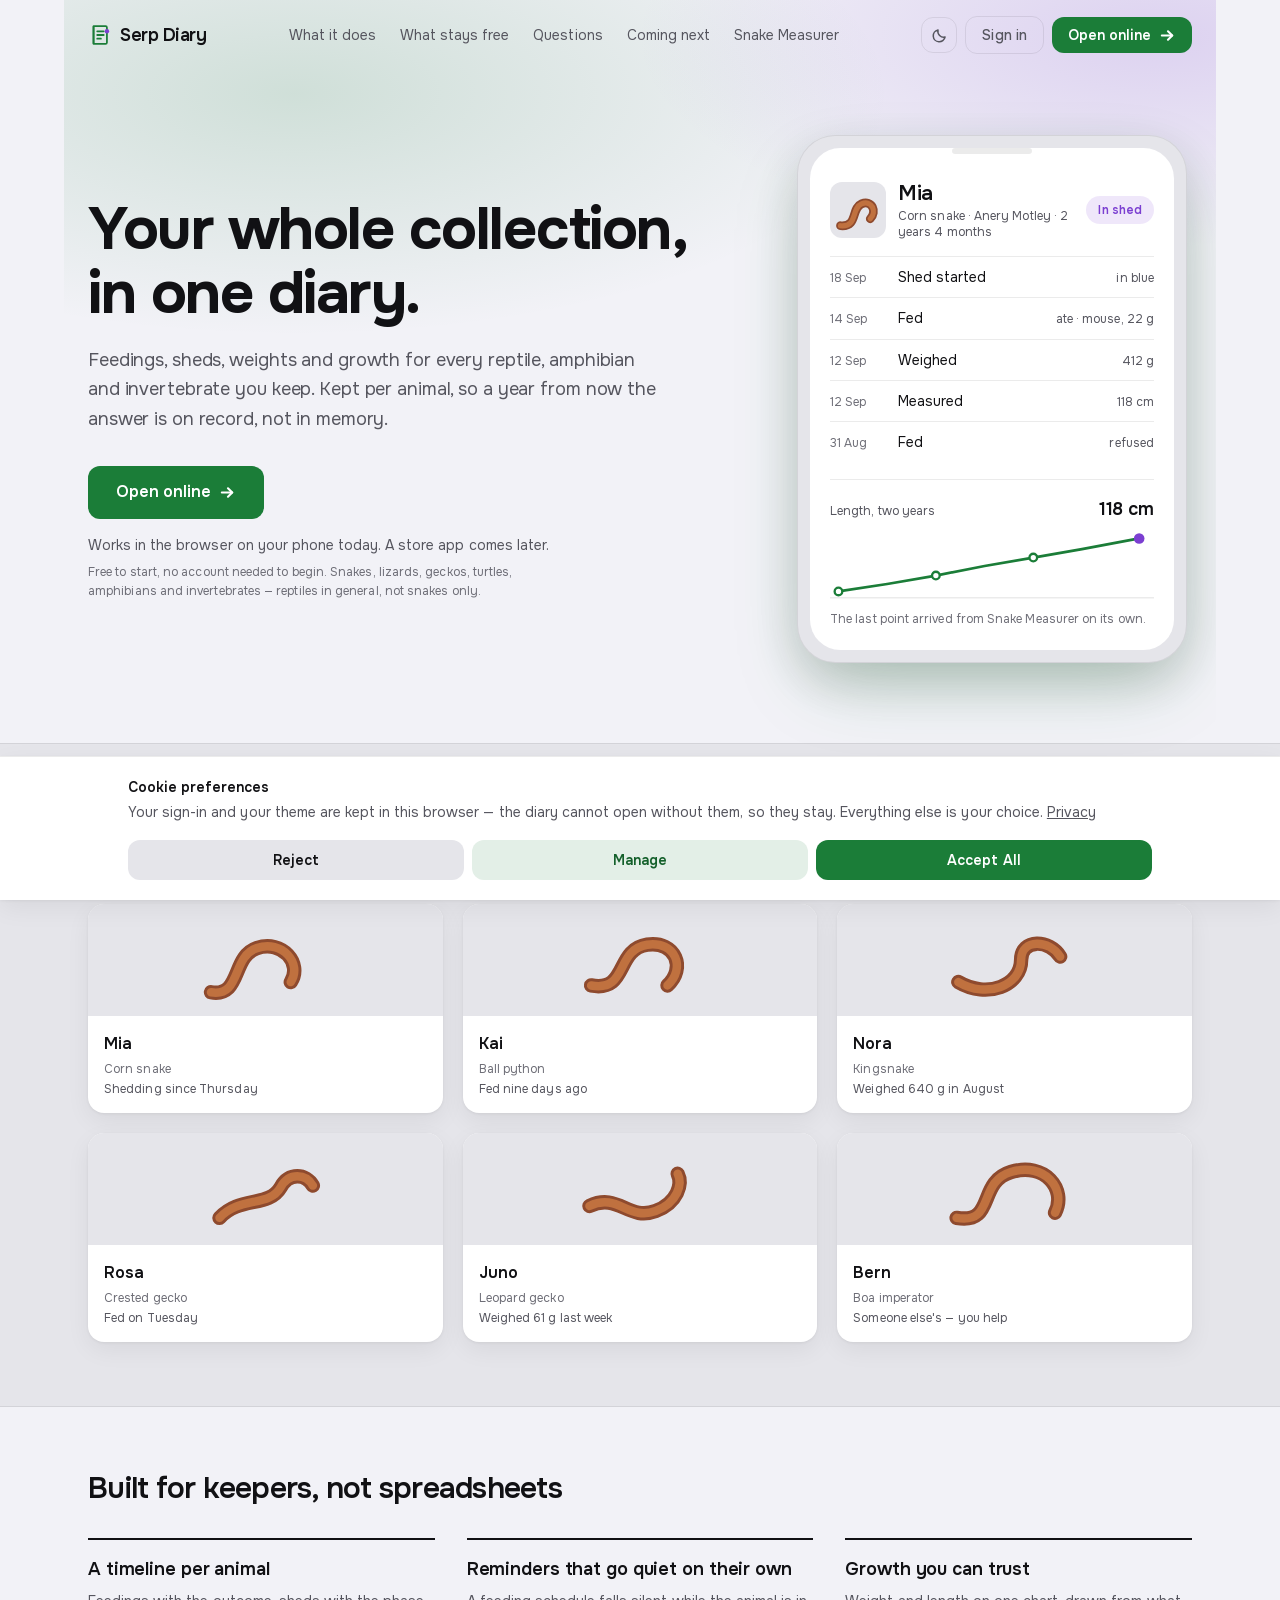
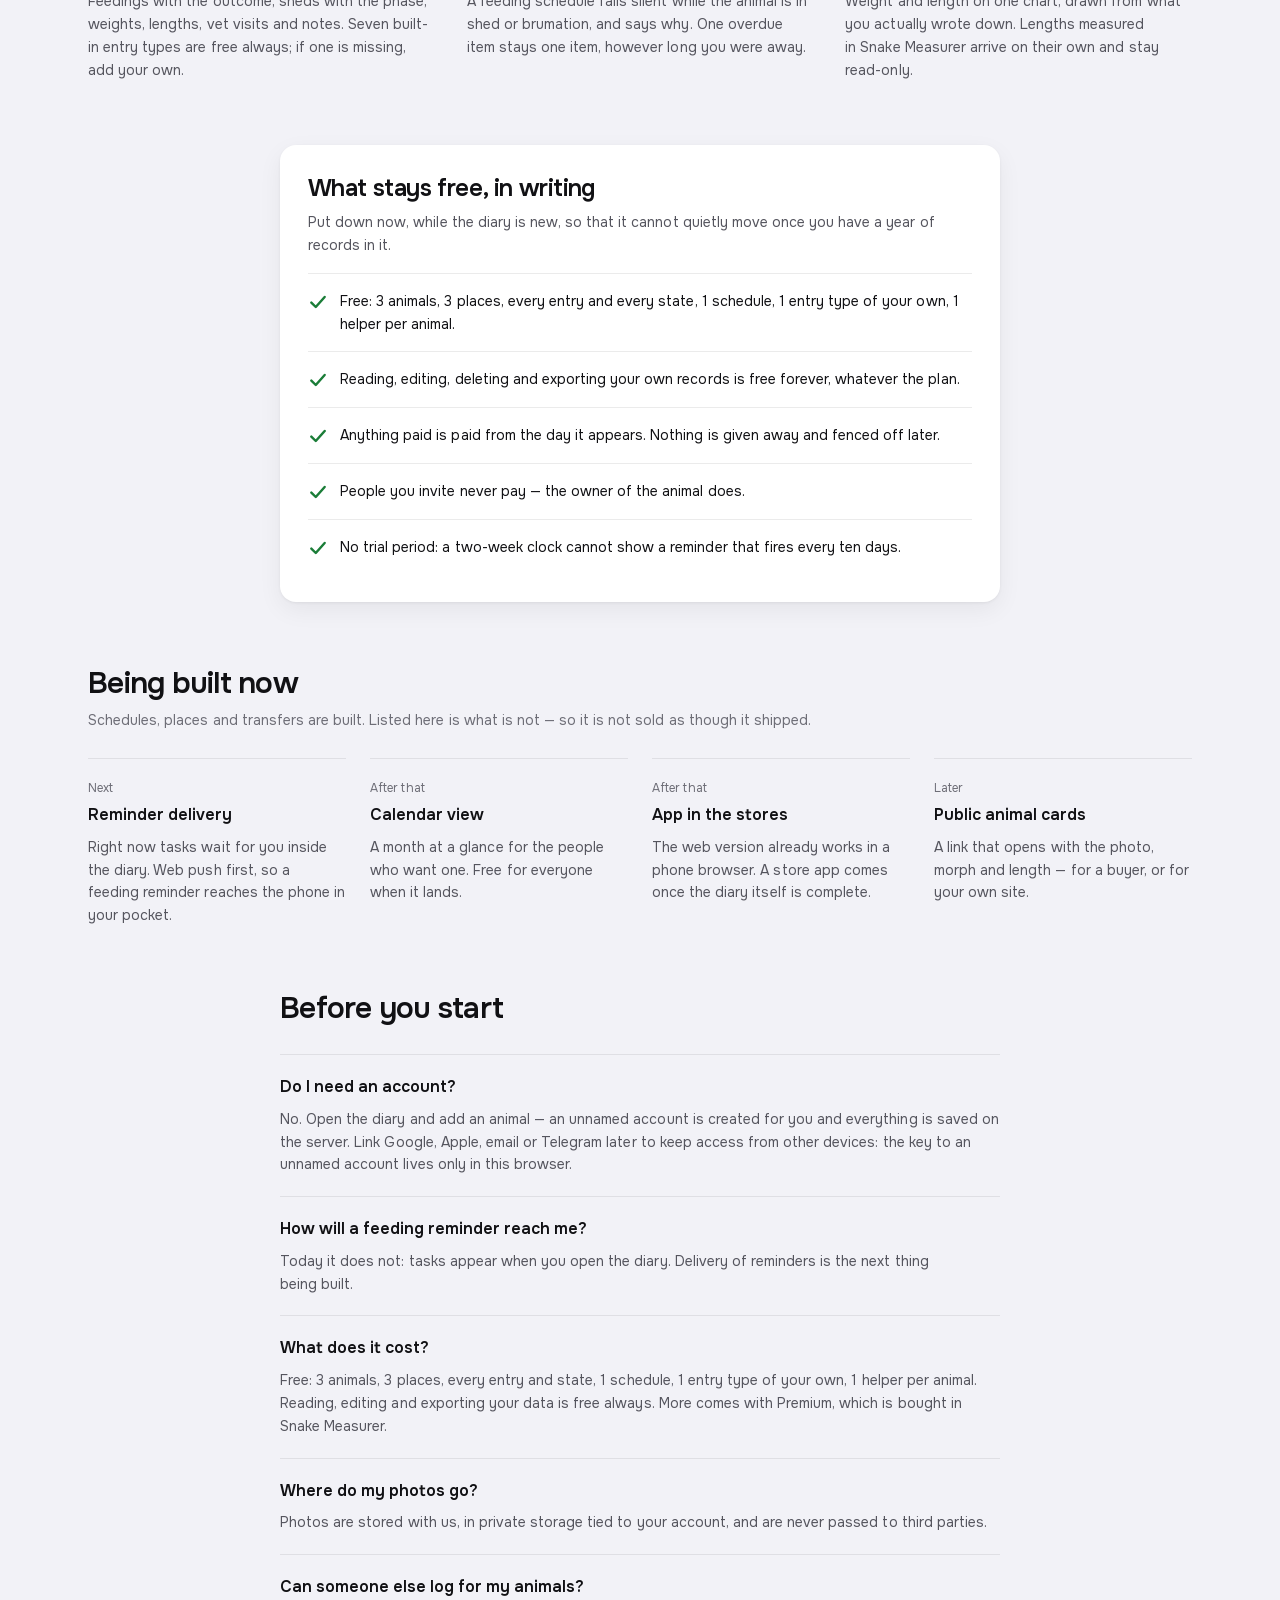
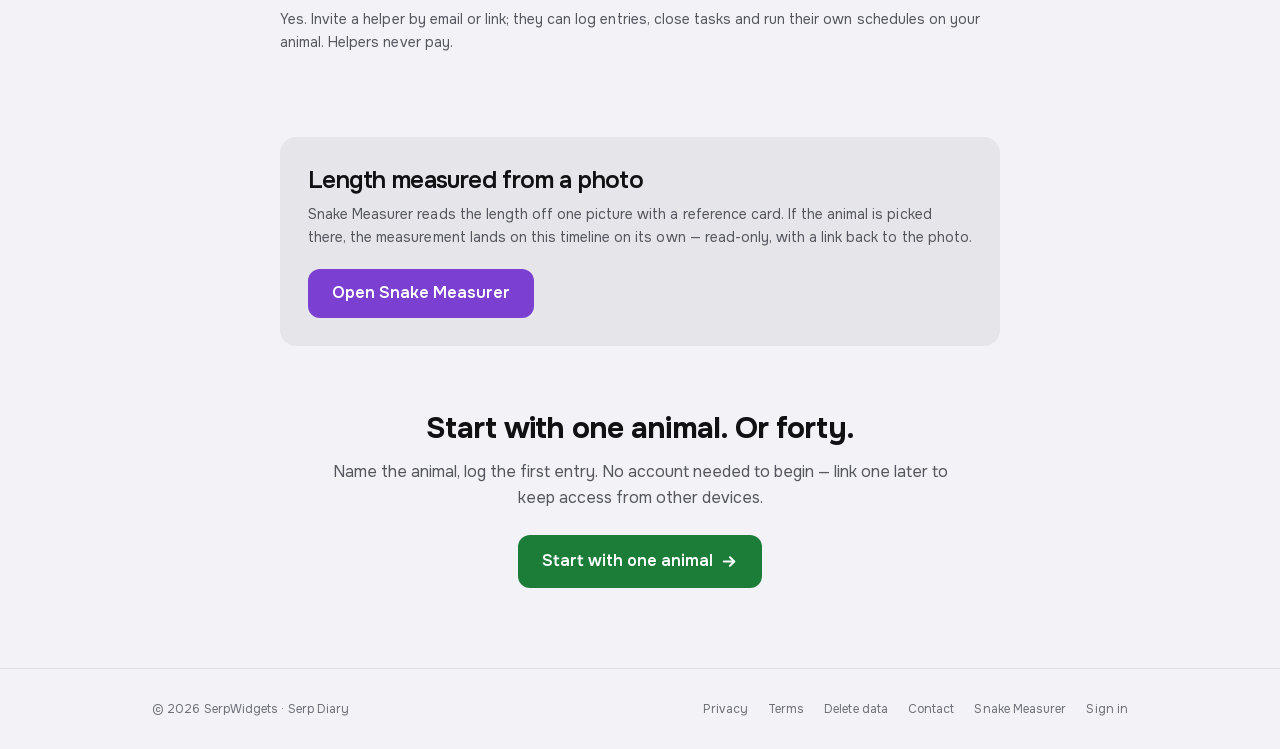
<file: index.html>
<!DOCTYPE html><html lang="en" class="onest_e27fa48b-module__pI2lYq__variable geist_mono_8d43a2aa-module__8Li5zG__variable h-full antialiased"><head><meta charSet="utf-8"/><meta name="viewport" content="width=device-width, initial-scale=1, viewport-fit=cover"/><link rel="preload" href="/_next/static/media/797e433ab948586e-s.p.0r6juujl39pe6.woff2" as="font" crossorigin="" type="font/woff2"/><link rel="preload" href="/_next/static/media/8800dfc60902df36-s.p.2sla2yow9-9p_.woff2" as="font" crossorigin="" type="font/woff2"/><link rel="stylesheet" href="/_next/static/chunks/29qk5d-umcxk2.css" data-precedence="next"/><link rel="preload" as="script" fetchPriority="low" href="/_next/static/chunks/0e3g6twhbi6ws.js"/><script src="/_next/static/chunks/27jktro2p5rq9.js" async=""></script><script src="/_next/static/chunks/3rxl-jt3pdxgx.js" async=""></script><script src="/_next/static/chunks/3_sun07va3zfn.js" async=""></script><script src="/_next/static/chunks/turbopack-3le4cccgtx9dz.js" async=""></script><script src="/_next/static/chunks/0g3z2msmm54zt.js" async=""></script><script src="/_next/static/chunks/2nb8a6cgd4v97.js" async=""></script><script src="/_next/static/chunks/36hyxke9sawn1.js" async=""></script><script src="/_next/static/chunks/1h1nzrer3bhhh.js" async=""></script><script src="/_next/static/chunks/1-8s9_t85wwr4.js" async=""></script><script src="/_next/static/chunks/2-16uzqnzs_nh.js" async=""></script><meta name="next-size-adjust" content=""/><title>Serp Diary — Reptile &amp; Invertebrate Husbandry Diary</title><meta name="description" content="Track feedings, sheds, weights and growth for every snake, lizard, gecko, turtle, amphibian and tarantula you keep. Start with no account and nothing to fill in. Share the log with your keepers; lengths arrive from Snake Measurer on their own."/><meta name="application-name" content="Serp Diary"/><meta name="keywords" content="reptile diary,snake feeding tracker,shed log,reptile weight chart,husbandry app,tarantula log,gecko tracker"/><meta name="robots" content="index, follow"/><link rel="canonical" href="https://serpdiary.com/"/><meta property="og:title" content="Serp Diary — Reptile &amp; Invertebrate Husbandry Diary"/><meta property="og:description" content="Track feedings, sheds, weights and growth for every snake, lizard, gecko, turtle, amphibian and tarantula you keep. Start with no account and nothing to fill in. Share the log with your keepers; lengths arrive from Snake Measurer on their own."/><meta property="og:url" content="https://serpdiary.com/"/><meta property="og:site_name" content="Serp Diary"/><meta property="og:locale" content="en_US"/><meta property="og:image" content="https://serpdiary.com/og.png"/><meta property="og:image:width" content="1200"/><meta property="og:image:height" content="630"/><meta property="og:image:alt" content="Serp Diary"/><meta property="og:type" content="website"/><meta name="twitter:card" content="summary_large_image"/><meta name="twitter:title" content="Serp Diary — Reptile &amp; Invertebrate Husbandry Diary"/><meta name="twitter:description" content="Track feedings, sheds, weights and growth for every snake, lizard, gecko, turtle, amphibian and tarantula you keep. Start with no account and nothing to fill in. Share the log with your keepers; lengths arrive from Snake Measurer on their own."/><meta name="twitter:image" content="https://serpdiary.com/og.png"/><link rel="icon" href="/favicon.ico?favicon.2vob68tjqpejf.ico" sizes="256x256" type="image/x-icon"/><link rel="icon" href="/icon.svg?icon.01f0us8lqo3r4.svg" sizes="any" type="image/svg+xml"/><script>document.documentElement.classList.add('js')</script><script src="/_next/static/chunks/0cz1d0mv5g_q7.js" noModule=""></script></head><body class="min-h-full flex flex-col"><div hidden=""><!--$--><!--/$--></div><script>((a,b,c,d,e,f,g,h)=>{let i=document.documentElement,j=["light","dark"];function k(b){var c;(Array.isArray(a)?a:[a]).forEach(a=>{let c="class"===a,d=c&&f?e.map(a=>f[a]||a):e;c?(i.classList.remove(...d),i.classList.add(f&&f[b]?f[b]:b)):i.setAttribute(a,b)}),c=b,h&&j.includes(c)&&(i.style.colorScheme=c)}if(d)k(d);else try{let a=localStorage.getItem(b)||c,d=g&&"system"===a?window.matchMedia("(prefers-color-scheme: dark)").matches?"dark":"light":a;k(d)}catch(a){}})("class","theme","light",null,["light","dark"],null,true,true)</script><main class="flex flex-1 flex-col"><script type="application/ld+json">{"@context":"https://schema.org","@type":"SoftwareApplication","name":"Serp Diary","applicationCategory":"LifestyleApplication","operatingSystem":"Web, Android, iOS","url":"https://serpdiary.com","description":"Reptile, amphibian and invertebrate husbandry diary: feedings, sheds, weights, growth charts and sharing for your whole collection.","publisher":{"@type":"Organization","name":"SerpWidgets","url":"https://serpwidgets.app"},"offers":{"@type":"Offer","price":"0","priceCurrency":"USD","description":"Free to start"}}</script><script type="application/ld+json">{"@context":"https://schema.org","@type":"FAQPage","mainEntity":[{"@type":"Question","name":"Do I need an account?","acceptedAnswer":{"@type":"Answer","text":"No. Open the diary and add an animal — an unnamed account is created for you and everything is saved on the server. Link Google, Apple, email or Telegram later to keep access from other devices: the key to an unnamed account lives only in this browser."}},{"@type":"Question","name":"How will a feeding reminder reach me?","acceptedAnswer":{"@type":"Answer","text":"Today it does not: tasks appear when you open the diary. Delivery of reminders is the next thing being built."}},{"@type":"Question","name":"What does it cost?","acceptedAnswer":{"@type":"Answer","text":"Free: 3 animals, 3 places, every entry and state, 1 schedule, 1 entry type of your own, 1 helper per animal. Reading, editing and exporting your data is free always. More comes with Premium, which is bought in Snake Measurer."}},{"@type":"Question","name":"Where do my photos go?","acceptedAnswer":{"@type":"Answer","text":"Photos are stored with us, in private storage tied to your account, and are never passed to third parties."}},{"@type":"Question","name":"Can someone else log for my animals?","acceptedAnswer":{"@type":"Answer","text":"Yes. Invite a helper by email or link; they can log entries, close tasks and run their own schedules on your animal. Helpers never pay."}}]}</script><header class="site-header sticky top-0 z-50"><div class="mx-auto flex w-full max-w-6xl items-center justify-between gap-6 px-6 py-4"><a class="flex min-w-0 items-center gap-2 text-lg font-semibold tracking-tight" href="/"><span class="shrink-0"><svg width="24" height="24" viewBox="0 0 26 26" fill="none" aria-hidden="true"><path d="M6 3.5h13a1.5 1.5 0 0 1 1.5 1.5v16a1.5 1.5 0 0 1-1.5 1.5H6z" stroke="var(--accent)" stroke-width="1.9" stroke-linejoin="round"></path><path d="M6 3.5v19" stroke="var(--accent)" stroke-width="1.9"></path><path d="M10 9h7M10 13h7M10 17h4" stroke="var(--accent)" stroke-width="1.9" stroke-linecap="round"></path><circle cx="20.5" cy="9" r="2.4" fill="var(--violet)"></circle></svg></span><span class="truncate">Serp Diary</span></a><nav class="hidden items-center gap-6 text-sm text-fg-secondary lg:flex" aria-label="Primary"><a href="#features" class="transition hover:text-fg">What it does</a><a href="#free" class="transition hover:text-fg">What stays free</a><a href="#faq" class="transition hover:text-fg">Questions</a><a href="#next" class="transition hover:text-fg">Coming next</a><a href="https://snakemeasurer.com" class="transition hover:text-fg" rel="noopener">Snake Measurer</a></nav><div class="flex shrink-0 items-center gap-2"><button type="button" aria-label="Theme" class="flex h-9 w-9 items-center justify-center rounded-[var(--radius-control)] border border-edge text-fg-secondary transition hover:text-fg"><span class="h-4 w-4"></span></button><a class="rounded-[var(--radius-control)] border border-edge px-4 py-2 text-sm font-medium text-fg-secondary transition hover:text-fg" href="/signin/">Sign in</a><a class="hidden items-center gap-2 rounded-[var(--radius-control)] bg-accent px-4 py-2 text-sm font-semibold text-on-accent transition hover:bg-accent-pressed sm:flex" href="/app/">Open online <svg width="17" height="17" viewBox="0 0 18 18" fill="none" stroke="currentColor" stroke-width="2.2" stroke-linecap="round" stroke-linejoin="round" aria-hidden="true"><path d="M3 9h11"></path><path d="M9.5 4.5 14 9l-4.5 4.5"></path></svg></a></div></div></header><section class="relative mx-auto grid w-full max-w-6xl grid-cols-1 items-center gap-12 overflow-x-clip px-6 pb-20 pt-10 lg:grid-cols-[1.05fr_minmax(0,400px)] lg:gap-16 lg:pt-16"><div aria-hidden="true" class="pointer-events-none absolute inset-x-[-25%] top-[-20%] -z-10 h-[560px] [background:radial-gradient(48%_60%_at_30%_28%,rgba(27,125,56,0.16),transparent_72%),radial-gradient(42%_52%_at_80%_18%,rgba(123,63,209,0.18),transparent_72%)]"></div><div class="reveal flex flex-col items-center text-center lg:items-start lg:text-left"><h1 class="text-4xl font-bold leading-[1.08] tracking-tight sm:text-5xl lg:text-6xl">Your whole collection, in one diary.</h1><p class="mt-5 max-w-xl text-base leading-relaxed text-fg-secondary sm:text-lg">Feedings, sheds, weights and growth for every reptile, amphibian and invertebrate you keep. Kept per animal, so a year from now the answer is on record, not in memory.</p><a class="mt-8 inline-flex items-center gap-2 rounded-[var(--radius-control)] bg-accent px-7 py-3.5 text-base font-semibold text-on-accent transition hover:bg-accent-pressed" href="/app/">Open online <svg width="17" height="17" viewBox="0 0 18 18" fill="none" stroke="currentColor" stroke-width="2.2" stroke-linecap="round" stroke-linejoin="round" aria-hidden="true"><path d="M3 9h11"></path><path d="M9.5 4.5 14 9l-4.5 4.5"></path></svg></a><p class="mt-4 text-sm text-fg-secondary">Works in the browser on your phone today. A store app comes later.</p><p class="mt-2 max-w-md text-xs leading-relaxed text-fg-tertiary">Free to start, no account needed to begin. Snakes, lizards, geckos, turtles, amphibians and invertebrates — reptiles in general, not snakes only.</p></div><div id="timeline" class="hero-card reveal relative mx-auto w-full max-w-[390px] rounded-[2.4rem] border border-edge bg-surface-2 p-3 shadow-[0_30px_80px_-20px_rgba(27,125,56,0.28),0_18px_50px_rgba(0,0,0,0.16)]"><div aria-hidden="true" class="absolute left-1/2 top-3 h-1.5 w-20 -translate-x-1/2 rounded-full bg-[var(--border)]"></div><div class="rounded-[1.9rem] bg-surface px-5 pb-5 pt-8"><div class="flex items-center gap-3"><div class="h-14 w-14 shrink-0 overflow-hidden rounded-xl bg-surface-2" aria-hidden="true"><svg viewBox="0 0 64 64" class="h-full w-full"><path d="M12 50 C 32 52, 24 30, 36 25 C 48 20, 54 34, 46 42" fill="none" stroke="#8E4A2E" stroke-width="10" stroke-linecap="round" stroke-linejoin="round"></path><path d="M12 50 C 32 52, 24 30, 36 25 C 48 20, 54 34, 46 42" fill="none" stroke="#C0713F" stroke-width="6" stroke-linecap="round" stroke-linejoin="round"></path></svg></div><div class="flex grow flex-col"><span class="text-xl font-semibold">Mia</span><span class="text-xs text-fg-secondary">Corn snake · Anery Motley · 2 years 4 months</span></div><span class="shrink-0 rounded-full px-3 py-1.5 text-xs font-semibold text-[var(--violet)] [background:rgba(123,63,209,0.12)]">In shed</span></div><div class="mt-4"><div class="flex items-baseline gap-3 border-t border-edge py-2.5"><span class="w-14 shrink-0 text-xs text-fg-tertiary">18 Sep</span><span class="grow text-sm">Shed started</span><span class="text-xs text-fg-secondary">in blue</span></div><div class="flex items-baseline gap-3 border-t border-edge py-2.5"><span class="w-14 shrink-0 text-xs text-fg-tertiary">14 Sep</span><span class="grow text-sm">Fed</span><span class="text-xs text-fg-secondary">ate · mouse, 22 g</span></div><div class="flex items-baseline gap-3 border-t border-edge py-2.5"><span class="w-14 shrink-0 text-xs text-fg-tertiary">12 Sep</span><span class="grow text-sm">Weighed</span><span class="text-xs text-fg-secondary">412 g</span></div><div class="flex items-baseline gap-3 border-t border-edge py-2.5"><span class="w-14 shrink-0 text-xs text-fg-tertiary">12 Sep</span><span class="grow text-sm">Measured</span><span class="text-xs text-fg-secondary">118 cm</span></div><div class="flex items-baseline gap-3 border-t border-edge py-2.5"><span class="w-14 shrink-0 text-xs text-fg-tertiary">31 Aug</span><span class="grow text-sm">Fed</span><span class="text-xs text-fg-secondary">refused</span></div></div><div class="mt-4 border-t border-edge pt-4"><div class="flex items-baseline justify-between"><span class="text-xs text-fg-secondary">Length, two years</span><span class="text-lg font-semibold">118 cm</span></div><svg viewBox="0 0 306 72" class="mt-2 w-full" role="img" aria-label="Length rising steadily over two years"><line x1="0" y1="64" x2="306" y2="64" stroke="var(--border)" stroke-width="1.5"></line><polyline points="8,58 54,51 100,43 146,34 192,26 238,18 292,8" fill="none" stroke="var(--accent)" stroke-width="2.6" stroke-linecap="round" stroke-linejoin="round"></polyline><g fill="var(--bg-secondary)" stroke="var(--accent)" stroke-width="2.2"><circle cx="8" cy="58" r="3.6"></circle><circle cx="100" cy="43" r="3.6"></circle><circle cx="192" cy="26" r="3.6"></circle></g><circle cx="292" cy="8" r="5" fill="var(--violet)"></circle></svg><span class="text-xs text-fg-tertiary">The last point arrived from Snake Measurer on its own.</span></div></div></div></section><section class="border-y border-edge bg-surface-2"><div class="mx-auto w-full max-w-6xl px-6 py-16"><h2 class="text-2xl font-semibold tracking-tight sm:text-3xl">One animal or forty, the same diary</h2><p class="mt-2 text-sm text-fg-secondary">Six here — four snakes and two geckos</p><div class="mt-8 grid gap-5 sm:grid-cols-2 lg:grid-cols-3"><div class="reveal overflow-hidden rounded-[var(--radius-card)] bg-surface shadow-[var(--shadow-card)]"><div class="h-28 bg-surface-2" aria-hidden="true"><svg viewBox="0 0 176 132" class="h-full w-full"><path d="M24 104 C 60 110, 48 62, 78 52 C 108 42, 132 70, 118 92" fill="none" stroke="#8E4A2E" stroke-width="17" stroke-linecap="round" stroke-linejoin="round"></path><path d="M24 104 C 60 110, 48 62, 78 52 C 108 42, 132 70, 118 92" fill="none" stroke="#C0713F" stroke-width="10" stroke-linecap="round" stroke-linejoin="round"></path></svg></div><div class="flex flex-col gap-1 px-4 py-4"><span class="text-base font-semibold">Mia</span><span class="text-xs text-fg-tertiary">Corn snake</span><span class="text-xs text-fg-secondary">Shedding since Thursday</span></div></div><div class="reveal overflow-hidden rounded-[var(--radius-card)] bg-surface shadow-[var(--shadow-card)]"><div class="h-28 bg-surface-2" aria-hidden="true"><svg viewBox="0 0 176 132" class="h-full w-full"><path d="M30 96 C 74 104, 58 54, 96 48 C 130 43, 142 76, 120 96" fill="none" stroke="#8E4A2E" stroke-width="17" stroke-linecap="round" stroke-linejoin="round"></path><path d="M30 96 C 74 104, 58 54, 96 48 C 130 43, 142 76, 120 96" fill="none" stroke="#C0713F" stroke-width="10" stroke-linecap="round" stroke-linejoin="round"></path></svg></div><div class="flex flex-col gap-1 px-4 py-4"><span class="text-base font-semibold">Kai</span><span class="text-xs text-fg-tertiary">Ball python</span><span class="text-xs text-fg-secondary">Fed nine days ago</span></div></div><div class="reveal overflow-hidden rounded-[var(--radius-card)] bg-surface shadow-[var(--shadow-card)]"><div class="h-28 bg-surface-2" aria-hidden="true"><svg viewBox="0 0 176 132" class="h-full w-full"><path d="M22 92 C 56 112, 96 96, 96 66 C 96 40, 130 42, 142 62" fill="none" stroke="#8E4A2E" stroke-width="17" stroke-linecap="round" stroke-linejoin="round"></path><path d="M22 92 C 56 112, 96 96, 96 66 C 96 40, 130 42, 142 62" fill="none" stroke="#C0713F" stroke-width="10" stroke-linecap="round" stroke-linejoin="round"></path></svg></div><div class="flex flex-col gap-1 px-4 py-4"><span class="text-base font-semibold">Nora</span><span class="text-xs text-fg-tertiary">Kingsnake</span><span class="text-xs text-fg-secondary">Weighed 640 g in August</span></div></div><div class="reveal overflow-hidden rounded-[var(--radius-card)] bg-surface shadow-[var(--shadow-card)]"><div class="h-28 bg-surface-2" aria-hidden="true"><svg viewBox="0 0 176 132" class="h-full w-full"><path d="M34 100 C 58 74, 92 88, 106 64 C 116 46, 136 48, 144 62" fill="none" stroke="#8E4A2E" stroke-width="17" stroke-linecap="round" stroke-linejoin="round"></path><path d="M34 100 C 58 74, 92 88, 106 64 C 116 46, 136 48, 144 62" fill="none" stroke="#C0713F" stroke-width="10" stroke-linecap="round" stroke-linejoin="round"></path></svg></div><div class="flex flex-col gap-1 px-4 py-4"><span class="text-base font-semibold">Rosa</span><span class="text-xs text-fg-tertiary">Crested gecko</span><span class="text-xs text-fg-secondary">Fed on Tuesday</span></div></div><div class="reveal overflow-hidden rounded-[var(--radius-card)] bg-surface shadow-[var(--shadow-card)]"><div class="h-28 bg-surface-2" aria-hidden="true"><svg viewBox="0 0 176 132" class="h-full w-full"><path d="M28 86 C 62 70, 74 104, 106 92 C 132 82, 138 60, 132 48" fill="none" stroke="#8E4A2E" stroke-width="17" stroke-linecap="round" stroke-linejoin="round"></path><path d="M28 86 C 62 70, 74 104, 106 92 C 132 82, 138 60, 132 48" fill="none" stroke="#C0713F" stroke-width="10" stroke-linecap="round" stroke-linejoin="round"></path></svg></div><div class="flex flex-col gap-1 px-4 py-4"><span class="text-base font-semibold">Juno</span><span class="text-xs text-fg-tertiary">Leopard gecko</span><span class="text-xs text-fg-secondary">Weighed 61 g last week</span></div></div><div class="reveal overflow-hidden rounded-[var(--radius-card)] bg-surface shadow-[var(--shadow-card)]"><div class="h-28 bg-surface-2" aria-hidden="true"><svg viewBox="0 0 176 132" class="h-full w-full"><path d="M20 100 C 66 108, 44 58, 84 46 C 124 34, 150 66, 136 94" fill="none" stroke="#8E4A2E" stroke-width="17" stroke-linecap="round" stroke-linejoin="round"></path><path d="M20 100 C 66 108, 44 58, 84 46 C 124 34, 150 66, 136 94" fill="none" stroke="#C0713F" stroke-width="10" stroke-linecap="round" stroke-linejoin="round"></path></svg></div><div class="flex flex-col gap-1 px-4 py-4"><span class="text-base font-semibold">Bern</span><span class="text-xs text-fg-tertiary">Boa imperator</span><span class="text-xs text-fg-secondary">Someone else&#x27;s — you help</span></div></div></div></div></section><section id="features" class="scroll-mt-20 mx-auto w-full max-w-6xl px-6 py-16"><h2 class="text-2xl font-semibold tracking-tight sm:text-3xl">Built for keepers, not spreadsheets</h2><div class="mt-8 grid gap-8 lg:grid-cols-3"><div class="reveal border-t-2 border-fg pt-4"><h3 class="text-lg font-semibold">A timeline per animal</h3><p class="mt-2 text-sm leading-relaxed text-fg-secondary">Feedings with the outcome, sheds with the phase, weights, lengths, vet visits and notes. Seven built-in entry types are free always; if one is missing, add your own.</p></div><div class="reveal border-t-2 border-fg pt-4"><h3 class="text-lg font-semibold">Reminders that go quiet on their own</h3><p class="mt-2 text-sm leading-relaxed text-fg-secondary">A feeding schedule falls silent while the animal is in shed or brumation, and says why. One overdue item stays one item, however long you were away.</p></div><div class="reveal border-t-2 border-fg pt-4"><h3 class="text-lg font-semibold">Growth you can trust</h3><p class="mt-2 text-sm leading-relaxed text-fg-secondary">Weight and length on one chart, drawn from what you actually wrote down. Lengths measured in Snake Measurer arrive on their own and stay read-only.</p></div></div></section><section id="free" class="scroll-mt-20 mx-auto w-full max-w-3xl px-6 pb-16"><div class="reveal rounded-[var(--radius-card)] bg-surface p-7 shadow-[var(--shadow-card)]"><h2 class="text-2xl font-semibold tracking-tight">What stays free, in writing</h2><p class="mt-2 text-sm leading-relaxed text-fg-secondary">Put down now, while the diary is new, so that it cannot quietly move once you have a year of records in it.</p><ul class="mt-4"><li class="flex items-start gap-3 border-t border-edge py-4"><svg viewBox="0 0 18 18" class="mt-0.5 h-5 w-5 shrink-0" fill="none" stroke="var(--accent)" stroke-width="2.2" stroke-linecap="round" stroke-linejoin="round" aria-hidden="true"><path d="M3 9.5l4 4 8-9"></path></svg><span class="text-sm leading-relaxed">Free: 3 animals, 3 places, every entry and every state, 1 schedule, 1 entry type of your own, 1 helper per animal.</span></li><li class="flex items-start gap-3 border-t border-edge py-4"><svg viewBox="0 0 18 18" class="mt-0.5 h-5 w-5 shrink-0" fill="none" stroke="var(--accent)" stroke-width="2.2" stroke-linecap="round" stroke-linejoin="round" aria-hidden="true"><path d="M3 9.5l4 4 8-9"></path></svg><span class="text-sm leading-relaxed">Reading, editing, deleting and exporting your own records is free forever, whatever the plan.</span></li><li class="flex items-start gap-3 border-t border-edge py-4"><svg viewBox="0 0 18 18" class="mt-0.5 h-5 w-5 shrink-0" fill="none" stroke="var(--accent)" stroke-width="2.2" stroke-linecap="round" stroke-linejoin="round" aria-hidden="true"><path d="M3 9.5l4 4 8-9"></path></svg><span class="text-sm leading-relaxed">Anything paid is paid from the day it appears. Nothing is given away and fenced off later.</span></li><li class="flex items-start gap-3 border-t border-edge py-4"><svg viewBox="0 0 18 18" class="mt-0.5 h-5 w-5 shrink-0" fill="none" stroke="var(--accent)" stroke-width="2.2" stroke-linecap="round" stroke-linejoin="round" aria-hidden="true"><path d="M3 9.5l4 4 8-9"></path></svg><span class="text-sm leading-relaxed">People you invite never pay — the owner of the animal does.</span></li><li class="flex items-start gap-3 border-t border-edge py-4"><svg viewBox="0 0 18 18" class="mt-0.5 h-5 w-5 shrink-0" fill="none" stroke="var(--accent)" stroke-width="2.2" stroke-linecap="round" stroke-linejoin="round" aria-hidden="true"><path d="M3 9.5l4 4 8-9"></path></svg><span class="text-sm leading-relaxed">No trial period: a two-week clock cannot show a reminder that fires every ten days.</span></li></ul></div></section><section id="next" class="scroll-mt-20 mx-auto w-full max-w-6xl px-6 pb-16"><h2 class="text-2xl font-semibold tracking-tight sm:text-3xl">Being built now</h2><p class="mt-2 text-sm text-fg-tertiary">Schedules, places and transfers are built. Listed here is what is not — so it is not sold as though it shipped.</p><div class="mt-7 grid gap-6 sm:grid-cols-2 lg:grid-cols-4"><div class="reveal border-t border-edge pt-4"><span class="text-xs text-fg-tertiary">Next</span><h3 class="mt-1 text-base font-semibold">Reminder delivery</h3><p class="mt-2 text-sm leading-relaxed text-fg-secondary">Right now tasks wait for you inside the diary. Web push first, so a feeding reminder reaches the phone in your pocket.</p></div><div class="reveal border-t border-edge pt-4"><span class="text-xs text-fg-tertiary">After that</span><h3 class="mt-1 text-base font-semibold">Calendar view</h3><p class="mt-2 text-sm leading-relaxed text-fg-secondary">A month at a glance for the people who want one. Free for everyone when it lands.</p></div><div class="reveal border-t border-edge pt-4"><span class="text-xs text-fg-tertiary">After that</span><h3 class="mt-1 text-base font-semibold">App in the stores</h3><p class="mt-2 text-sm leading-relaxed text-fg-secondary">The web version already works in a phone browser. A store app comes once the diary itself is complete.</p></div><div class="reveal border-t border-edge pt-4"><span class="text-xs text-fg-tertiary">Later</span><h3 class="mt-1 text-base font-semibold">Public animal cards</h3><p class="mt-2 text-sm leading-relaxed text-fg-secondary">A link that opens with the photo, morph and length — for a buyer, or for your own site.</p></div></div></section><section id="faq" class="scroll-mt-20 mx-auto w-full max-w-3xl px-6 pb-16"><h2 class="text-2xl font-semibold tracking-tight sm:text-3xl">Before you start</h2><dl class="mt-7"><div class="reveal border-t border-edge py-5"><dt class="text-base font-semibold">Do I need an account?</dt><dd class="mt-2 text-sm leading-relaxed text-fg-secondary">No. Open the diary and add an animal — an unnamed account is created for you and everything is saved on the server. Link Google, Apple, email or Telegram later to keep access from other devices: the key to an unnamed account lives only in this browser.</dd></div><div class="reveal border-t border-edge py-5"><dt class="text-base font-semibold">How will a feeding reminder reach me?</dt><dd class="mt-2 text-sm leading-relaxed text-fg-secondary">Today it does not: tasks appear when you open the diary. Delivery of reminders is the next thing being built.</dd></div><div class="reveal border-t border-edge py-5"><dt class="text-base font-semibold">What does it cost?</dt><dd class="mt-2 text-sm leading-relaxed text-fg-secondary">Free: 3 animals, 3 places, every entry and state, 1 schedule, 1 entry type of your own, 1 helper per animal. Reading, editing and exporting your data is free always. More comes with Premium, which is bought in Snake Measurer.</dd></div><div class="reveal border-t border-edge py-5"><dt class="text-base font-semibold">Where do my photos go?</dt><dd class="mt-2 text-sm leading-relaxed text-fg-secondary">Photos are stored with us, in private storage tied to your account, and are never passed to third parties.</dd></div><div class="reveal border-t border-edge py-5"><dt class="text-base font-semibold">Can someone else log for my animals?</dt><dd class="mt-2 text-sm leading-relaxed text-fg-secondary">Yes. Invite a helper by email or link; they can log entries, close tasks and run their own schedules on your animal. Helpers never pay.</dd></div></dl></section><section class="mx-auto w-full max-w-3xl px-6 pb-16"><div class="reveal rounded-[var(--radius-card)] bg-surface-2 p-7"><h2 class="text-2xl font-semibold tracking-tight">Length measured from a photo</h2><p class="mt-2 text-sm leading-relaxed text-fg-secondary">Snake Measurer reads the length off one picture with a reference card. If the animal is picked there, the measurement lands on this timeline on its own — read-only, with a link back to the photo.</p><a href="https://snakemeasurer.com" rel="noopener" class="mt-5 inline-flex rounded-[var(--radius-control)] bg-violet px-6 py-3 text-base font-semibold text-white transition hover:opacity-90">Open Snake Measurer</a></div></section><section class="reveal mx-auto flex w-full max-w-2xl flex-col items-center px-6 pb-20 text-center"><h2 class="text-3xl font-bold leading-tight tracking-tight">Start with one animal. Or forty.</h2><p class="mt-3 text-base leading-relaxed text-fg-secondary">Name the animal, log the first entry. No account needed to begin — link one later to keep access from other devices.</p><a class="mt-6 inline-flex w-full items-center justify-center gap-2 rounded-[var(--radius-control)] bg-accent px-6 py-3.5 text-base font-semibold text-on-accent transition hover:bg-accent-pressed sm:w-auto" href="/app/">Start with one animal <svg width="17" height="17" viewBox="0 0 18 18" fill="none" stroke="currentColor" stroke-width="2.2" stroke-linecap="round" stroke-linejoin="round" aria-hidden="true"><path d="M3 9h11"></path><path d="M9.5 4.5 14 9l-4.5 4.5"></path></svg></a></section><footer class="border-t border-edge"><div class="mx-auto flex w-full max-w-5xl flex-col gap-4 px-6 py-8 text-xs text-fg-tertiary sm:flex-row sm:items-center sm:justify-between"><p>© <!-- -->2026<!-- --> SerpWidgets · Serp Diary</p><nav class="flex flex-wrap gap-x-5 gap-y-2" aria-label="Legal"><a href="/privacy.html" class="transition hover:text-fg">Privacy</a><a href="/terms.html" class="transition hover:text-fg">Terms</a><a href="/data-deletion.html" class="transition hover:text-fg">Delete data</a><a href="mailto:support@snakemeasurer.com" class="transition hover:text-fg">Contact</a><a href="https://snakemeasurer.com" class="transition hover:text-fg" rel="noopener">Snake Measurer</a><a class="transition hover:text-fg" href="/signin/">Sign in</a></nav></div></footer><button type="button" aria-label="Back to top" class="fixed bottom-6 right-6 z-40 flex h-11 w-11 items-center justify-center rounded-full
                  border border-edge bg-surface text-fg-secondary shadow-[var(--shadow-card)]
                  transition hover:text-fg invisible translate-y-2 opacity-0"><svg width="20" height="20" viewBox="0 0 20 20" fill="none" stroke="currentColor" stroke-width="2" stroke-linecap="round" stroke-linejoin="round" aria-hidden="true"><path d="M10 16V5"></path><path d="m5 10 5-5 5 5"></path></svg></button></main><!--$--><!--/$--><script src="/_next/static/chunks/0e3g6twhbi6ws.js" id="_R_" async=""></script><script>(self.__next_f=self.__next_f||[]).push([0])</script><script>self.__next_f.push([1,"1:\"$Sreact.fragment\"\n2:I[44636,[\"/_next/static/chunks/0g3z2msmm54zt.js\",\"/_next/static/chunks/2nb8a6cgd4v97.js\",\"/_next/static/chunks/36hyxke9sawn1.js\",\"/_next/static/chunks/1h1nzrer3bhhh.js\",\"/_next/static/chunks/1-8s9_t85wwr4.js\"],\"Providers\"]\n3:I[39756,[\"/_next/static/chunks/0g3z2msmm54zt.js\",\"/_next/static/chunks/2nb8a6cgd4v97.js\",\"/_next/static/chunks/36hyxke9sawn1.js\",\"/_next/static/chunks/1h1nzrer3bhhh.js\",\"/_next/static/chunks/1-8s9_t85wwr4.js\"],\"default\"]\n4:I[37457,[\"/_next/static/chunks/0g3z2msmm54zt.js\",\"/_next/static/chunks/2nb8a6cgd4v97.js\",\"/_next/static/chunks/36hyxke9sawn1.js\",\"/_next/static/chunks/1h1nzrer3bhhh.js\",\"/_next/static/chunks/1-8s9_t85wwr4.js\"],\"default\"]\n5:I[22016,[\"/_next/static/chunks/0g3z2msmm54zt.js\",\"/_next/static/chunks/2nb8a6cgd4v97.js\",\"/_next/static/chunks/36hyxke9sawn1.js\",\"/_next/static/chunks/1h1nzrer3bhhh.js\",\"/_next/static/chunks/1-8s9_t85wwr4.js\",\"/_next/static/chunks/2-16uzqnzs_nh.js\"],\"\"]\n17:I[68027,[\"/_next/static/chunks/0g3z2msmm54zt.js\",\"/_next/static/chunks/2nb8a6cgd4v97.js\",\"/_next/static/chunks/36hyxke9sawn1.js\",\"/_next/static/chunks/1h1nzrer3bhhh.js\",\"/_next/static/chunks/1-8s9_t85wwr4.js\"],\"default\",1]\n:HL[\"/_next/static/chunks/29qk5d-umcxk2.css\",\"style\"]\n:HL[\"/_next/static/media/797e433ab948586e-s.p.0r6juujl39pe6.woff2\",\"font\",{\"crossOrigin\":\"\",\"type\":\"font/woff2\"}]\n:HL[\"/_next/static/media/8800dfc60902df36-s.p.2sla2yow9-9p_.woff2\",\"font\",{\"crossOrigin\":\"\",\"type\":\"font/woff2\"}]\n6:T586,"])</script><script>self.__next_f.push([1,"{\"@context\":\"https://schema.org\",\"@type\":\"FAQPage\",\"mainEntity\":[{\"@type\":\"Question\",\"name\":\"Do I need an account?\",\"acceptedAnswer\":{\"@type\":\"Answer\",\"text\":\"No. Open the diary and add an animal — an unnamed account is created for you and everything is saved on the server. Link Google, Apple, email or Telegram later to keep access from other devices: the key to an unnamed account lives only in this browser.\"}},{\"@type\":\"Question\",\"name\":\"How will a feeding reminder reach me?\",\"acceptedAnswer\":{\"@type\":\"Answer\",\"text\":\"Today it does not: tasks appear when you open the diary. Delivery of reminders is the next thing being built.\"}},{\"@type\":\"Question\",\"name\":\"What does it cost?\",\"acceptedAnswer\":{\"@type\":\"Answer\",\"text\":\"Free: 3 animals, 3 places, every entry and state, 1 schedule, 1 entry type of your own, 1 helper per animal. Reading, editing and exporting your data is free always. More comes with Premium, which is bought in Snake Measurer.\"}},{\"@type\":\"Question\",\"name\":\"Where do my photos go?\",\"acceptedAnswer\":{\"@type\":\"Answer\",\"text\":\"Photos are stored with us, in private storage tied to your account, and are never passed to third parties.\"}},{\"@type\":\"Question\",\"name\":\"Can someone else log for my animals?\",\"acceptedAnswer\":{\"@type\":\"Answer\",\"text\":\"Yes. Invite a helper by email or link; they can log entries, close tasks and run their own schedules on your animal. Helpers never pay.\"}}]}"])</script><script>self.__next_f.push([1,"0:{\"P\":null,\"c\":[\"\",\"\"],\"q\":\"\",\"i\":false,\"f\":[[[\"\",{\"children\":[\"__PAGE__\",{}]},\"$undefined\",\"$undefined\",16],[[\"$\",\"$1\",\"c\",{\"children\":[[[\"$\",\"link\",\"0\",{\"rel\":\"stylesheet\",\"href\":\"/_next/static/chunks/29qk5d-umcxk2.css\",\"precedence\":\"next\",\"crossOrigin\":\"$undefined\",\"nonce\":\"$undefined\"}],[\"$\",\"script\",\"script-0\",{\"src\":\"/_next/static/chunks/0g3z2msmm54zt.js\",\"async\":true,\"nonce\":\"$undefined\"}],[\"$\",\"script\",\"script-1\",{\"src\":\"/_next/static/chunks/2nb8a6cgd4v97.js\",\"async\":true,\"nonce\":\"$undefined\"}],[\"$\",\"script\",\"script-2\",{\"src\":\"/_next/static/chunks/36hyxke9sawn1.js\",\"async\":true,\"nonce\":\"$undefined\"}],[\"$\",\"script\",\"script-3\",{\"src\":\"/_next/static/chunks/1h1nzrer3bhhh.js\",\"async\":true,\"nonce\":\"$undefined\"}],[\"$\",\"script\",\"script-4\",{\"src\":\"/_next/static/chunks/1-8s9_t85wwr4.js\",\"async\":true,\"nonce\":\"$undefined\"}]],[\"$\",\"html\",null,{\"lang\":\"en\",\"className\":\"onest_e27fa48b-module__pI2lYq__variable geist_mono_8d43a2aa-module__8Li5zG__variable h-full antialiased\",\"suppressHydrationWarning\":true,\"children\":[[\"$\",\"head\",null,{\"children\":[\"$\",\"script\",null,{\"dangerouslySetInnerHTML\":{\"__html\":\"document.documentElement.classList.add('js')\"}}]}],[\"$\",\"body\",null,{\"className\":\"min-h-full flex flex-col\",\"children\":[\"$\",\"$L2\",null,{\"children\":[\"$\",\"$L3\",null,{\"parallelRouterKey\":\"children\",\"error\":\"$undefined\",\"errorStyles\":\"$undefined\",\"errorScripts\":\"$undefined\",\"template\":[\"$\",\"$L4\",null,{}],\"templateStyles\":\"$undefined\",\"templateScripts\":\"$undefined\",\"notFound\":[[\"$\",\"main\",null,{\"className\":\"flex flex-1 flex-col items-center justify-center px-6 py-24 text-center\",\"children\":[[\"$\",\"p\",null,{\"className\":\"text-xs font-semibold uppercase tracking-wider text-fg-tertiary\",\"children\":\"404\"}],[\"$\",\"h1\",null,{\"className\":\"mt-2 text-2xl font-bold tracking-tight\",\"children\":\"This page slithered away\"}],[\"$\",\"p\",null,{\"className\":\"mt-3 max-w-sm text-sm text-fg-secondary\",\"children\":\"The link may be old, or the animal it pointed to was removed.\"}],[\"$\",\"$L5\",null,{\"href\":\"/\",\"className\":\"mt-6 rounded-[var(--radius-control)] bg-accent px-5 py-2.5 text-sm font-semibold text-on-accent transition hover:bg-accent-pressed\",\"children\":\"Back to Serp Diary\"}]]}],[]],\"forbidden\":\"$undefined\",\"unauthorized\":\"$undefined\"}]}]}]]}]]}],{\"children\":[[\"$\",\"$1\",\"c\",{\"children\":[[\"$\",\"main\",null,{\"className\":\"flex flex-1 flex-col\",\"children\":[[\"$\",\"script\",null,{\"type\":\"application/ld+json\",\"dangerouslySetInnerHTML\":{\"__html\":\"{\\\"@context\\\":\\\"https://schema.org\\\",\\\"@type\\\":\\\"SoftwareApplication\\\",\\\"name\\\":\\\"Serp Diary\\\",\\\"applicationCategory\\\":\\\"LifestyleApplication\\\",\\\"operatingSystem\\\":\\\"Web, Android, iOS\\\",\\\"url\\\":\\\"https://serpdiary.com\\\",\\\"description\\\":\\\"Reptile, amphibian and invertebrate husbandry diary: feedings, sheds, weights, growth charts and sharing for your whole collection.\\\",\\\"publisher\\\":{\\\"@type\\\":\\\"Organization\\\",\\\"name\\\":\\\"SerpWidgets\\\",\\\"url\\\":\\\"https://serpwidgets.app\\\"},\\\"offers\\\":{\\\"@type\\\":\\\"Offer\\\",\\\"price\\\":\\\"0\\\",\\\"priceCurrency\\\":\\\"USD\\\",\\\"description\\\":\\\"Free to start\\\"}}\"}}],[\"$\",\"script\",null,{\"type\":\"application/ld+json\",\"dangerouslySetInnerHTML\":{\"__html\":\"$6\"}}],\"$L7\",\"$L8\",\"$L9\",\"$La\",\"$Lb\",\"$Lc\",\"$Ld\",\"$Le\",\"$Lf\",\"$L10\",\"$L11\",\"$L12\",\"$L13\"]}],[\"$L14\"],\"$L15\"]}],{},null,false,null]},null,false,null],\"$L16\",false]],\"m\":\"$undefined\",\"G\":[\"$17\",[\"$L18\"]],\"S\":true,\"h\":null,\"s\":\"$undefined\",\"l\":\"$undefined\",\"p\":\"$undefined\",\"d\":\"$undefined\",\"b\":\"OePIfhKhb-H3mVHdMP1Ic\"}\n"])</script><script>self.__next_f.push([1,"19:I[22530,[\"/_next/static/chunks/0g3z2msmm54zt.js\",\"/_next/static/chunks/2nb8a6cgd4v97.js\",\"/_next/static/chunks/36hyxke9sawn1.js\",\"/_next/static/chunks/1h1nzrer3bhhh.js\",\"/_next/static/chunks/1-8s9_t85wwr4.js\",\"/_next/static/chunks/2-16uzqnzs_nh.js\"],\"ThemeToggle\"]\n24:I[90715,[\"/_next/static/chunks/0g3z2msmm54zt.js\",\"/_next/static/chunks/2nb8a6cgd4v97.js\",\"/_next/static/chunks/36hyxke9sawn1.js\",\"/_next/static/chunks/1h1nzrer3bhhh.js\",\"/_next/static/chunks/1-8s9_t85wwr4.js\",\"/_next/static/chunks/2-16uzqnzs_nh.js\"],\"BackToTop\"]\n25:I[20770,[\"/_next/static/chunks/0g3z2msmm54zt.js\",\"/_next/static/chunks/2nb8a6cgd4v97.js\",\"/_next/static/chunks/36hyxke9sawn1.js\",\"/_next/static/chunks/1h1nzrer3bhhh.js\",\"/_next/static/chunks/1-8s9_t85wwr4.js\",\"/_next/static/chunks/2-16uzqnzs_nh.js\"],\"RevealOnScroll\"]\n26:I[67569,[\"/_next/static/chunks/0g3z2msmm54zt.js\",\"/_next/static/chunks/2nb8a6cgd4v97.js\",\"/_next/static/chunks/36hyxke9sawn1.js\",\"/_next/static/chunks/1h1nzrer3bhhh.js\",\"/_next/static/chunks/1-8s9_t85wwr4.js\",\"/_next/static/chunks/2-16uzqnzs_nh.js\"],\"HeaderScroll\"]\n27:I[97367,[\"/_next/static/chunks/0g3z2msmm54zt.js\",\"/_next/static/chunks/2nb8a6cgd4v97.js\",\"/_next/static/chunks/36hyxke9sawn1.js\",\"/_next/static/chunks/1h1nzrer3bhhh.js\",\"/_next/static/chunks/1-8s9_t85wwr4.js\"],\"OutletBoundary\"]\n28:\"$Sreact.suspense\"\n2a:I[97367,[\"/_next/static/chunks/0g3z2msmm54zt.js\",\"/_next/static/chunks/2nb8a6cgd4v97.js\",\"/_next/static/chunks/36hyxke9sawn1.js\",\"/_next/static/chunks/1h1nzrer3bhhh.js\",\"/_next/static/chunks/1-8s9_t85wwr4.js\"],\"ViewportBoundary\"]\n2c:I[97367,[\"/_next/static/chunks/0g3z2msmm54zt.js\",\"/_next/static/chunks/2nb8a6cgd4v97.js\",\"/_next/static/chunks/36hyxke9sawn1.js\",\"/_next/static/chunks/1h1nzrer3bhhh.js\",\"/_next/static/chunks/1-8s9_t85wwr4.js\"],\"MetadataBoundary\"]\n"])</script><script>self.__next_f.push([1,"7:[\"$\",\"header\",null,{\"className\":\"site-header sticky top-0 z-50\",\"children\":[\"$\",\"div\",null,{\"className\":\"mx-auto flex w-full max-w-6xl items-center justify-between gap-6 px-6 py-4\",\"children\":[[\"$\",\"$L5\",null,{\"href\":\"/\",\"className\":\"flex min-w-0 items-center gap-2 text-lg font-semibold tracking-tight\",\"children\":[[\"$\",\"span\",null,{\"className\":\"shrink-0\",\"children\":[\"$\",\"svg\",null,{\"width\":24,\"height\":24,\"viewBox\":\"0 0 26 26\",\"fill\":\"none\",\"aria-hidden\":true,\"children\":[[\"$\",\"path\",null,{\"d\":\"M6 3.5h13a1.5 1.5 0 0 1 1.5 1.5v16a1.5 1.5 0 0 1-1.5 1.5H6z\",\"stroke\":\"var(--accent)\",\"strokeWidth\":\"1.9\",\"strokeLinejoin\":\"round\"}],[\"$\",\"path\",null,{\"d\":\"M6 3.5v19\",\"stroke\":\"var(--accent)\",\"strokeWidth\":\"1.9\"}],[\"$\",\"path\",null,{\"d\":\"M10 9h7M10 13h7M10 17h4\",\"stroke\":\"var(--accent)\",\"strokeWidth\":\"1.9\",\"strokeLinecap\":\"round\"}],[\"$\",\"circle\",null,{\"cx\":\"20.5\",\"cy\":\"9\",\"r\":\"2.4\",\"fill\":\"var(--violet)\"}]]}]}],[\"$\",\"span\",null,{\"className\":\"truncate\",\"children\":\"Serp Diary\"}]]}],[\"$\",\"nav\",null,{\"className\":\"hidden items-center gap-6 text-sm text-fg-secondary lg:flex\",\"aria-label\":\"Primary\",\"children\":[[\"$\",\"a\",null,{\"href\":\"#features\",\"className\":\"transition hover:text-fg\",\"children\":\"What it does\"}],[\"$\",\"a\",null,{\"href\":\"#free\",\"className\":\"transition hover:text-fg\",\"children\":\"What stays free\"}],[\"$\",\"a\",null,{\"href\":\"#faq\",\"className\":\"transition hover:text-fg\",\"children\":\"Questions\"}],[\"$\",\"a\",null,{\"href\":\"#next\",\"className\":\"transition hover:text-fg\",\"children\":\"Coming next\"}],[\"$\",\"a\",null,{\"href\":\"https://snakemeasurer.com\",\"className\":\"transition hover:text-fg\",\"rel\":\"noopener\",\"children\":\"Snake Measurer\"}]]}],[\"$\",\"div\",null,{\"className\":\"flex shrink-0 items-center gap-2\",\"children\":[[\"$\",\"$L19\",null,{}],[\"$\",\"$L5\",null,{\"href\":\"/signin\",\"className\":\"rounded-[var(--radius-control)] border border-edge px-4 py-2 text-sm font-medium text-fg-secondary transition hover:text-fg\",\"children\":\"Sign in\"}],[\"$\",\"$L5\",null,{\"href\":\"/app/\",\"className\":\"hidden items-center gap-2 rounded-[var(--radius-control)] bg-accent px-4 py-2 text-sm font-semibold text-on-accent transition hover:bg-accent-pressed sm:flex\",\"children\":[\"Open online \",[\"$\",\"svg\",null,{\"width\":\"17\",\"height\":\"17\",\"viewBox\":\"0 0 18 18\",\"fill\":\"none\",\"stroke\":\"currentColor\",\"strokeWidth\":\"2.2\",\"strokeLinecap\":\"round\",\"strokeLinejoin\":\"round\",\"aria-hidden\":true,\"children\":[[\"$\",\"path\",null,{\"d\":\"M3 9h11\"}],[\"$\",\"path\",null,{\"d\":\"M9.5 4.5 14 9l-4.5 4.5\"}]]}]]}]]}]]}]}]\n"])</script><script>self.__next_f.push([1,"8:[\"$\",\"section\",null,{\"className\":\"relative mx-auto grid w-full max-w-6xl grid-cols-1 items-center gap-12 overflow-x-clip px-6 pb-20 pt-10 lg:grid-cols-[1.05fr_minmax(0,400px)] lg:gap-16 lg:pt-16\",\"children\":[[\"$\",\"div\",null,{\"aria-hidden\":true,\"className\":\"pointer-events-none absolute inset-x-[-25%] top-[-20%] -z-10 h-[560px] [background:radial-gradient(48%_60%_at_30%_28%,rgba(27,125,56,0.16),transparent_72%),radial-gradient(42%_52%_at_80%_18%,rgba(123,63,209,0.18),transparent_72%)]\"}],[\"$\",\"div\",null,{\"className\":\"reveal flex flex-col items-center text-center lg:items-start lg:text-left\",\"children\":[[\"$\",\"h1\",null,{\"className\":\"text-4xl font-bold leading-[1.08] tracking-tight sm:text-5xl lg:text-6xl\",\"children\":\"Your whole collection, in one diary.\"}],[\"$\",\"p\",null,{\"className\":\"mt-5 max-w-xl text-base leading-relaxed text-fg-secondary sm:text-lg\",\"children\":\"Feedings, sheds, weights and growth for every reptile, amphibian and invertebrate you keep. Kept per animal, so a year from now the answer is on record, not in memory.\"}],[\"$\",\"$L5\",null,{\"href\":\"/app/\",\"className\":\"mt-8 inline-flex items-center gap-2 rounded-[var(--radius-control)] bg-accent px-7 py-3.5 text-base font-semibold text-on-accent transition hover:bg-accent-pressed\",\"children\":[\"Open online \",[\"$\",\"svg\",null,{\"width\":\"17\",\"height\":\"17\",\"viewBox\":\"0 0 18 18\",\"fill\":\"none\",\"stroke\":\"currentColor\",\"strokeWidth\":\"2.2\",\"strokeLinecap\":\"round\",\"strokeLinejoin\":\"round\",\"aria-hidden\":true,\"children\":[[\"$\",\"path\",null,{\"d\":\"M3 9h11\"}],[\"$\",\"path\",null,{\"d\":\"M9.5 4.5 14 9l-4.5 4.5\"}]]}]]}],[\"$\",\"p\",null,{\"className\":\"mt-4 text-sm text-fg-secondary\",\"children\":\"Works in the browser on your phone today. A store app comes later.\"}],[\"$\",\"p\",null,{\"className\":\"mt-2 max-w-md text-xs leading-relaxed text-fg-tertiary\",\"children\":\"Free to start, no account needed to begin. Snakes, lizards, geckos, turtles, amphibians and invertebrates — reptiles in general, not snakes only.\"}]]}],[\"$\",\"div\",null,{\"id\":\"timeline\",\"className\":\"hero-card reveal relative mx-auto w-full max-w-[390px] rounded-[2.4rem] border border-edge bg-surface-2 p-3 shadow-[0_30px_80px_-20px_rgba(27,125,56,0.28),0_18px_50px_rgba(0,0,0,0.16)]\",\"children\":[[\"$\",\"div\",null,{\"aria-hidden\":true,\"className\":\"absolute left-1/2 top-3 h-1.5 w-20 -translate-x-1/2 rounded-full bg-[var(--border)]\"}],[\"$\",\"div\",null,{\"className\":\"rounded-[1.9rem] bg-surface px-5 pb-5 pt-8\",\"children\":[[\"$\",\"div\",null,{\"className\":\"flex items-center gap-3\",\"children\":[[\"$\",\"div\",null,{\"className\":\"h-14 w-14 shrink-0 overflow-hidden rounded-xl bg-surface-2\",\"aria-hidden\":true,\"children\":[\"$\",\"svg\",null,{\"viewBox\":\"0 0 64 64\",\"className\":\"h-full w-full\",\"children\":[[\"$\",\"path\",null,{\"d\":\"M12 50 C 32 52, 24 30, 36 25 C 48 20, 54 34, 46 42\",\"fill\":\"none\",\"stroke\":\"#8E4A2E\",\"strokeWidth\":\"10\",\"strokeLinecap\":\"round\",\"strokeLinejoin\":\"round\"}],[\"$\",\"path\",null,{\"d\":\"M12 50 C 32 52, 24 30, 36 25 C 48 20, 54 34, 46 42\",\"fill\":\"none\",\"stroke\":\"#C0713F\",\"strokeWidth\":\"6\",\"strokeLinecap\":\"round\",\"strokeLinejoin\":\"round\"}]]}]}],[\"$\",\"div\",null,{\"className\":\"flex grow flex-col\",\"children\":[[\"$\",\"span\",null,{\"className\":\"text-xl font-semibold\",\"children\":\"Mia\"}],[\"$\",\"span\",null,{\"className\":\"text-xs text-fg-secondary\",\"children\":\"Corn snake · Anery Motley · 2 years 4 months\"}]]}],[\"$\",\"span\",null,{\"className\":\"shrink-0 rounded-full px-3 py-1.5 text-xs font-semibold text-[var(--violet)] [background:rgba(123,63,209,0.12)]\",\"children\":\"In shed\"}]]}],[\"$\",\"div\",null,{\"className\":\"mt-4\",\"children\":[[\"$\",\"div\",\"18 Sep-Shed started\",{\"className\":\"flex items-baseline gap-3 border-t border-edge py-2.5\",\"children\":[[\"$\",\"span\",null,{\"className\":\"w-14 shrink-0 text-xs text-fg-tertiary\",\"children\":\"18 Sep\"}],[\"$\",\"span\",null,{\"className\":\"grow text-sm\",\"children\":\"Shed started\"}],[\"$\",\"span\",null,{\"className\":\"text-xs text-fg-secondary\",\"children\":\"in blue\"}]]}],[\"$\",\"div\",\"14 Sep-Fed\",{\"className\":\"flex items-baseline gap-3 border-t border-edge py-2.5\",\"children\":[\"$L1a\",\"$L1b\",\"$L1c\"]}],\"$L1d\",\"$L1e\",\"$L1f\"]}],\"$L20\"]}]]}]]}]\n"])</script><script>self.__next_f.push([1,"9:[\"$\",\"section\",null,{\"className\":\"border-y border-edge bg-surface-2\",\"children\":[\"$\",\"div\",null,{\"className\":\"mx-auto w-full max-w-6xl px-6 py-16\",\"children\":[[\"$\",\"h2\",null,{\"className\":\"text-2xl font-semibold tracking-tight sm:text-3xl\",\"children\":\"One animal or forty, the same diary\"}],[\"$\",\"p\",null,{\"className\":\"mt-2 text-sm text-fg-secondary\",\"children\":\"Six here — four snakes and two geckos\"}],[\"$\",\"div\",null,{\"className\":\"mt-8 grid gap-5 sm:grid-cols-2 lg:grid-cols-3\",\"children\":[[\"$\",\"div\",\"Mia\",{\"className\":\"reveal overflow-hidden rounded-[var(--radius-card)] bg-surface shadow-[var(--shadow-card)]\",\"children\":[[\"$\",\"div\",null,{\"className\":\"h-28 bg-surface-2\",\"aria-hidden\":true,\"children\":[\"$\",\"svg\",null,{\"viewBox\":\"0 0 176 132\",\"className\":\"h-full w-full\",\"children\":[[\"$\",\"path\",null,{\"d\":\"M24 104 C 60 110, 48 62, 78 52 C 108 42, 132 70, 118 92\",\"fill\":\"none\",\"stroke\":\"#8E4A2E\",\"strokeWidth\":\"17\",\"strokeLinecap\":\"round\",\"strokeLinejoin\":\"round\"}],[\"$\",\"path\",null,{\"d\":\"M24 104 C 60 110, 48 62, 78 52 C 108 42, 132 70, 118 92\",\"fill\":\"none\",\"stroke\":\"#C0713F\",\"strokeWidth\":\"10\",\"strokeLinecap\":\"round\",\"strokeLinejoin\":\"round\"}]]}]}],[\"$\",\"div\",null,{\"className\":\"flex flex-col gap-1 px-4 py-4\",\"children\":[[\"$\",\"span\",null,{\"className\":\"text-base font-semibold\",\"children\":\"Mia\"}],[\"$\",\"span\",null,{\"className\":\"text-xs text-fg-tertiary\",\"children\":\"Corn snake\"}],[\"$\",\"span\",null,{\"className\":\"text-xs text-fg-secondary\",\"children\":\"Shedding since Thursday\"}]]}]]}],[\"$\",\"div\",\"Kai\",{\"className\":\"reveal overflow-hidden rounded-[var(--radius-card)] bg-surface shadow-[var(--shadow-card)]\",\"children\":[[\"$\",\"div\",null,{\"className\":\"h-28 bg-surface-2\",\"aria-hidden\":true,\"children\":[\"$\",\"svg\",null,{\"viewBox\":\"0 0 176 132\",\"className\":\"h-full w-full\",\"children\":[[\"$\",\"path\",null,{\"d\":\"M30 96 C 74 104, 58 54, 96 48 C 130 43, 142 76, 120 96\",\"fill\":\"none\",\"stroke\":\"#8E4A2E\",\"strokeWidth\":\"17\",\"strokeLinecap\":\"round\",\"strokeLinejoin\":\"round\"}],[\"$\",\"path\",null,{\"d\":\"M30 96 C 74 104, 58 54, 96 48 C 130 43, 142 76, 120 96\",\"fill\":\"none\",\"stroke\":\"#C0713F\",\"strokeWidth\":\"10\",\"strokeLinecap\":\"round\",\"strokeLinejoin\":\"round\"}]]}]}],[\"$\",\"div\",null,{\"className\":\"flex flex-col gap-1 px-4 py-4\",\"children\":[[\"$\",\"span\",null,{\"className\":\"text-base font-semibold\",\"children\":\"Kai\"}],[\"$\",\"span\",null,{\"className\":\"text-xs text-fg-tertiary\",\"children\":\"Ball python\"}],[\"$\",\"span\",null,{\"className\":\"text-xs text-fg-secondary\",\"children\":\"Fed nine days ago\"}]]}]]}],[\"$\",\"div\",\"Nora\",{\"className\":\"reveal overflow-hidden rounded-[var(--radius-card)] bg-surface shadow-[var(--shadow-card)]\",\"children\":[[\"$\",\"div\",null,{\"className\":\"h-28 bg-surface-2\",\"aria-hidden\":true,\"children\":[\"$\",\"svg\",null,{\"viewBox\":\"0 0 176 132\",\"className\":\"h-full w-full\",\"children\":[[\"$\",\"path\",null,{\"d\":\"M22 92 C 56 112, 96 96, 96 66 C 96 40, 130 42, 142 62\",\"fill\":\"none\",\"stroke\":\"#8E4A2E\",\"strokeWidth\":\"17\",\"strokeLinecap\":\"round\",\"strokeLinejoin\":\"round\"}],[\"$\",\"path\",null,{\"d\":\"M22 92 C 56 112, 96 96, 96 66 C 96 40, 130 42, 142 62\",\"fill\":\"none\",\"stroke\":\"#C0713F\",\"strokeWidth\":\"10\",\"strokeLinecap\":\"round\",\"strokeLinejoin\":\"round\"}]]}]}],[\"$\",\"div\",null,{\"className\":\"flex flex-col gap-1 px-4 py-4\",\"children\":[[\"$\",\"span\",null,{\"className\":\"text-base font-semibold\",\"children\":\"Nora\"}],[\"$\",\"span\",null,{\"className\":\"text-xs text-fg-tertiary\",\"children\":\"Kingsnake\"}],[\"$\",\"span\",null,{\"className\":\"text-xs text-fg-secondary\",\"children\":\"Weighed 640 g in August\"}]]}]]}],[\"$\",\"div\",\"Rosa\",{\"className\":\"reveal overflow-hidden rounded-[var(--radius-card)] bg-surface shadow-[var(--shadow-card)]\",\"children\":[[\"$\",\"div\",null,{\"className\":\"h-28 bg-surface-2\",\"aria-hidden\":true,\"children\":[\"$\",\"svg\",null,{\"viewBox\":\"0 0 176 132\",\"className\":\"h-full w-full\",\"children\":[[\"$\",\"path\",null,{\"d\":\"M34 100 C 58 74, 92 88, 106 64 C 116 46, 136 48, 144 62\",\"fill\":\"none\",\"stroke\":\"#8E4A2E\",\"strokeWidth\":\"17\",\"strokeLinecap\":\"round\",\"strokeLinejoin\":\"round\"}],[\"$\",\"path\",null,{\"d\":\"M34 100 C 58 74, 92 88, 106 64 C 116 46, 136 48, 144 62\",\"fill\":\"none\",\"stroke\":\"#C0713F\",\"strokeWidth\":\"10\",\"strokeLinecap\":\"round\",\"strokeLinejoin\":\"round\"}]]}]}],[\"$\",\"div\",null,{\"className\":\"flex flex-col gap-1 px-4 py-4\",\"children\":[[\"$\",\"span\",null,{\"className\":\"text-base font-semibold\",\"children\":\"Rosa\"}],[\"$\",\"span\",null,{\"className\":\"text-xs text-fg-tertiary\",\"children\":\"Crested gecko\"}],\"$L21\"]}]]}],\"$L22\",\"$L23\"]}]]}]}]\n"])</script><script>self.__next_f.push([1,"a:[\"$\",\"section\",null,{\"id\":\"features\",\"className\":\"scroll-mt-20 mx-auto w-full max-w-6xl px-6 py-16\",\"children\":[[\"$\",\"h2\",null,{\"className\":\"text-2xl font-semibold tracking-tight sm:text-3xl\",\"children\":\"Built for keepers, not spreadsheets\"}],[\"$\",\"div\",null,{\"className\":\"mt-8 grid gap-8 lg:grid-cols-3\",\"children\":[[\"$\",\"div\",\"A timeline per animal\",{\"className\":\"reveal border-t-2 border-fg pt-4\",\"children\":[[\"$\",\"h3\",null,{\"className\":\"text-lg font-semibold\",\"children\":\"A timeline per animal\"}],[\"$\",\"p\",null,{\"className\":\"mt-2 text-sm leading-relaxed text-fg-secondary\",\"children\":\"Feedings with the outcome, sheds with the phase, weights, lengths, vet visits and notes. Seven built-in entry types are free always; if one is missing, add your own.\"}]]}],[\"$\",\"div\",\"Reminders that go quiet on their own\",{\"className\":\"reveal border-t-2 border-fg pt-4\",\"children\":[[\"$\",\"h3\",null,{\"className\":\"text-lg font-semibold\",\"children\":\"Reminders that go quiet on their own\"}],[\"$\",\"p\",null,{\"className\":\"mt-2 text-sm leading-relaxed text-fg-secondary\",\"children\":\"A feeding schedule falls silent while the animal is in shed or brumation, and says why. One overdue item stays one item, however long you were away.\"}]]}],[\"$\",\"div\",\"Growth you can trust\",{\"className\":\"reveal border-t-2 border-fg pt-4\",\"children\":[[\"$\",\"h3\",null,{\"className\":\"text-lg font-semibold\",\"children\":\"Growth you can trust\"}],[\"$\",\"p\",null,{\"className\":\"mt-2 text-sm leading-relaxed text-fg-secondary\",\"children\":\"Weight and length on one chart, drawn from what you actually wrote down. Lengths measured in Snake Measurer arrive on their own and stay read-only.\"}]]}]]}]]}]\n"])</script><script>self.__next_f.push([1,"b:[\"$\",\"section\",null,{\"id\":\"free\",\"className\":\"scroll-mt-20 mx-auto w-full max-w-3xl px-6 pb-16\",\"children\":[\"$\",\"div\",null,{\"className\":\"reveal rounded-[var(--radius-card)] bg-surface p-7 shadow-[var(--shadow-card)]\",\"children\":[[\"$\",\"h2\",null,{\"className\":\"text-2xl font-semibold tracking-tight\",\"children\":\"What stays free, in writing\"}],[\"$\",\"p\",null,{\"className\":\"mt-2 text-sm leading-relaxed text-fg-secondary\",\"children\":\"Put down now, while the diary is new, so that it cannot quietly move once you have a year of records in it.\"}],[\"$\",\"ul\",null,{\"className\":\"mt-4\",\"children\":[[\"$\",\"li\",\"Free: 3 animals, 3 places, every entry and every state, 1 schedule, 1 entry type of your own, 1 helper per animal.\",{\"className\":\"flex items-start gap-3 border-t border-edge py-4\",\"children\":[[\"$\",\"svg\",null,{\"viewBox\":\"0 0 18 18\",\"className\":\"mt-0.5 h-5 w-5 shrink-0\",\"fill\":\"none\",\"stroke\":\"var(--accent)\",\"strokeWidth\":\"2.2\",\"strokeLinecap\":\"round\",\"strokeLinejoin\":\"round\",\"aria-hidden\":true,\"children\":[\"$\",\"path\",null,{\"d\":\"M3 9.5l4 4 8-9\"}]}],[\"$\",\"span\",null,{\"className\":\"text-sm leading-relaxed\",\"children\":\"Free: 3 animals, 3 places, every entry and every state, 1 schedule, 1 entry type of your own, 1 helper per animal.\"}]]}],[\"$\",\"li\",\"Reading, editing, deleting and exporting your own records is free forever, whatever the plan.\",{\"className\":\"flex items-start gap-3 border-t border-edge py-4\",\"children\":[[\"$\",\"svg\",null,{\"viewBox\":\"0 0 18 18\",\"className\":\"mt-0.5 h-5 w-5 shrink-0\",\"fill\":\"none\",\"stroke\":\"var(--accent)\",\"strokeWidth\":\"2.2\",\"strokeLinecap\":\"round\",\"strokeLinejoin\":\"round\",\"aria-hidden\":true,\"children\":[\"$\",\"path\",null,{\"d\":\"M3 9.5l4 4 8-9\"}]}],[\"$\",\"span\",null,{\"className\":\"text-sm leading-relaxed\",\"children\":\"Reading, editing, deleting and exporting your own records is free forever, whatever the plan.\"}]]}],[\"$\",\"li\",\"Anything paid is paid from the day it appears. Nothing is given away and fenced off later.\",{\"className\":\"flex items-start gap-3 border-t border-edge py-4\",\"children\":[[\"$\",\"svg\",null,{\"viewBox\":\"0 0 18 18\",\"className\":\"mt-0.5 h-5 w-5 shrink-0\",\"fill\":\"none\",\"stroke\":\"var(--accent)\",\"strokeWidth\":\"2.2\",\"strokeLinecap\":\"round\",\"strokeLinejoin\":\"round\",\"aria-hidden\":true,\"children\":[\"$\",\"path\",null,{\"d\":\"M3 9.5l4 4 8-9\"}]}],[\"$\",\"span\",null,{\"className\":\"text-sm leading-relaxed\",\"children\":\"Anything paid is paid from the day it appears. Nothing is given away and fenced off later.\"}]]}],[\"$\",\"li\",\"People you invite never pay — the owner of the animal does.\",{\"className\":\"flex items-start gap-3 border-t border-edge py-4\",\"children\":[[\"$\",\"svg\",null,{\"viewBox\":\"0 0 18 18\",\"className\":\"mt-0.5 h-5 w-5 shrink-0\",\"fill\":\"none\",\"stroke\":\"var(--accent)\",\"strokeWidth\":\"2.2\",\"strokeLinecap\":\"round\",\"strokeLinejoin\":\"round\",\"aria-hidden\":true,\"children\":[\"$\",\"path\",null,{\"d\":\"M3 9.5l4 4 8-9\"}]}],[\"$\",\"span\",null,{\"className\":\"text-sm leading-relaxed\",\"children\":\"People you invite never pay — the owner of the animal does.\"}]]}],[\"$\",\"li\",\"No trial period: a two-week clock cannot show a reminder that fires every ten days.\",{\"className\":\"flex items-start gap-3 border-t border-edge py-4\",\"children\":[[\"$\",\"svg\",null,{\"viewBox\":\"0 0 18 18\",\"className\":\"mt-0.5 h-5 w-5 shrink-0\",\"fill\":\"none\",\"stroke\":\"var(--accent)\",\"strokeWidth\":\"2.2\",\"strokeLinecap\":\"round\",\"strokeLinejoin\":\"round\",\"aria-hidden\":true,\"children\":[\"$\",\"path\",null,{\"d\":\"M3 9.5l4 4 8-9\"}]}],[\"$\",\"span\",null,{\"className\":\"text-sm leading-relaxed\",\"children\":\"No trial period: a two-week clock cannot show a reminder that fires every ten days.\"}]]}]]}]]}]}]\n"])</script><script>self.__next_f.push([1,"c:[\"$\",\"section\",null,{\"id\":\"next\",\"className\":\"scroll-mt-20 mx-auto w-full max-w-6xl px-6 pb-16\",\"children\":[[\"$\",\"h2\",null,{\"className\":\"text-2xl font-semibold tracking-tight sm:text-3xl\",\"children\":\"Being built now\"}],[\"$\",\"p\",null,{\"className\":\"mt-2 text-sm text-fg-tertiary\",\"children\":\"Schedules, places and transfers are built. Listed here is what is not — so it is not sold as though it shipped.\"}],[\"$\",\"div\",null,{\"className\":\"mt-7 grid gap-6 sm:grid-cols-2 lg:grid-cols-4\",\"children\":[[\"$\",\"div\",\"Reminder delivery\",{\"className\":\"reveal border-t border-edge pt-4\",\"children\":[[\"$\",\"span\",null,{\"className\":\"text-xs text-fg-tertiary\",\"children\":\"Next\"}],[\"$\",\"h3\",null,{\"className\":\"mt-1 text-base font-semibold\",\"children\":\"Reminder delivery\"}],[\"$\",\"p\",null,{\"className\":\"mt-2 text-sm leading-relaxed text-fg-secondary\",\"children\":\"Right now tasks wait for you inside the diary. Web push first, so a feeding reminder reaches the phone in your pocket.\"}]]}],[\"$\",\"div\",\"Calendar view\",{\"className\":\"reveal border-t border-edge pt-4\",\"children\":[[\"$\",\"span\",null,{\"className\":\"text-xs text-fg-tertiary\",\"children\":\"After that\"}],[\"$\",\"h3\",null,{\"className\":\"mt-1 text-base font-semibold\",\"children\":\"Calendar view\"}],[\"$\",\"p\",null,{\"className\":\"mt-2 text-sm leading-relaxed text-fg-secondary\",\"children\":\"A month at a glance for the people who want one. Free for everyone when it lands.\"}]]}],[\"$\",\"div\",\"App in the stores\",{\"className\":\"reveal border-t border-edge pt-4\",\"children\":[[\"$\",\"span\",null,{\"className\":\"text-xs text-fg-tertiary\",\"children\":\"After that\"}],[\"$\",\"h3\",null,{\"className\":\"mt-1 text-base font-semibold\",\"children\":\"App in the stores\"}],[\"$\",\"p\",null,{\"className\":\"mt-2 text-sm leading-relaxed text-fg-secondary\",\"children\":\"The web version already works in a phone browser. A store app comes once the diary itself is complete.\"}]]}],[\"$\",\"div\",\"Public animal cards\",{\"className\":\"reveal border-t border-edge pt-4\",\"children\":[[\"$\",\"span\",null,{\"className\":\"text-xs text-fg-tertiary\",\"children\":\"Later\"}],[\"$\",\"h3\",null,{\"className\":\"mt-1 text-base font-semibold\",\"children\":\"Public animal cards\"}],[\"$\",\"p\",null,{\"className\":\"mt-2 text-sm leading-relaxed text-fg-secondary\",\"children\":\"A link that opens with the photo, morph and length — for a buyer, or for your own site.\"}]]}]]}]]}]\n"])</script><script>self.__next_f.push([1,"d:[\"$\",\"section\",null,{\"id\":\"faq\",\"className\":\"scroll-mt-20 mx-auto w-full max-w-3xl px-6 pb-16\",\"children\":[[\"$\",\"h2\",null,{\"className\":\"text-2xl font-semibold tracking-tight sm:text-3xl\",\"children\":\"Before you start\"}],[\"$\",\"dl\",null,{\"className\":\"mt-7\",\"children\":[[\"$\",\"div\",\"Do I need an account?\",{\"className\":\"reveal border-t border-edge py-5\",\"children\":[[\"$\",\"dt\",null,{\"className\":\"text-base font-semibold\",\"children\":\"Do I need an account?\"}],[\"$\",\"dd\",null,{\"className\":\"mt-2 text-sm leading-relaxed text-fg-secondary\",\"children\":\"No. Open the diary and add an animal — an unnamed account is created for you and everything is saved on the server. Link Google, Apple, email or Telegram later to keep access from other devices: the key to an unnamed account lives only in this browser.\"}]]}],[\"$\",\"div\",\"How will a feeding reminder reach me?\",{\"className\":\"reveal border-t border-edge py-5\",\"children\":[[\"$\",\"dt\",null,{\"className\":\"text-base font-semibold\",\"children\":\"How will a feeding reminder reach me?\"}],[\"$\",\"dd\",null,{\"className\":\"mt-2 text-sm leading-relaxed text-fg-secondary\",\"children\":\"Today it does not: tasks appear when you open the diary. Delivery of reminders is the next thing being built.\"}]]}],[\"$\",\"div\",\"What does it cost?\",{\"className\":\"reveal border-t border-edge py-5\",\"children\":[[\"$\",\"dt\",null,{\"className\":\"text-base font-semibold\",\"children\":\"What does it cost?\"}],[\"$\",\"dd\",null,{\"className\":\"mt-2 text-sm leading-relaxed text-fg-secondary\",\"children\":\"Free: 3 animals, 3 places, every entry and state, 1 schedule, 1 entry type of your own, 1 helper per animal. Reading, editing and exporting your data is free always. More comes with Premium, which is bought in Snake Measurer.\"}]]}],[\"$\",\"div\",\"Where do my photos go?\",{\"className\":\"reveal border-t border-edge py-5\",\"children\":[[\"$\",\"dt\",null,{\"className\":\"text-base font-semibold\",\"children\":\"Where do my photos go?\"}],[\"$\",\"dd\",null,{\"className\":\"mt-2 text-sm leading-relaxed text-fg-secondary\",\"children\":\"Photos are stored with us, in private storage tied to your account, and are never passed to third parties.\"}]]}],[\"$\",\"div\",\"Can someone else log for my animals?\",{\"className\":\"reveal border-t border-edge py-5\",\"children\":[[\"$\",\"dt\",null,{\"className\":\"text-base font-semibold\",\"children\":\"Can someone else log for my animals?\"}],[\"$\",\"dd\",null,{\"className\":\"mt-2 text-sm leading-relaxed text-fg-secondary\",\"children\":\"Yes. Invite a helper by email or link; they can log entries, close tasks and run their own schedules on your animal. Helpers never pay.\"}]]}]]}]]}]\n"])</script><script>self.__next_f.push([1,"e:[\"$\",\"section\",null,{\"className\":\"mx-auto w-full max-w-3xl px-6 pb-16\",\"children\":[\"$\",\"div\",null,{\"className\":\"reveal rounded-[var(--radius-card)] bg-surface-2 p-7\",\"children\":[[\"$\",\"h2\",null,{\"className\":\"text-2xl font-semibold tracking-tight\",\"children\":\"Length measured from a photo\"}],[\"$\",\"p\",null,{\"className\":\"mt-2 text-sm leading-relaxed text-fg-secondary\",\"children\":\"Snake Measurer reads the length off one picture with a reference card. If the animal is picked there, the measurement lands on this timeline on its own — read-only, with a link back to the photo.\"}],[\"$\",\"a\",null,{\"href\":\"https://snakemeasurer.com\",\"rel\":\"noopener\",\"className\":\"mt-5 inline-flex rounded-[var(--radius-control)] bg-violet px-6 py-3 text-base font-semibold text-white transition hover:opacity-90\",\"children\":\"Open Snake Measurer\"}]]}]}]\nf:[\"$\",\"section\",null,{\"className\":\"reveal mx-auto flex w-full max-w-2xl flex-col items-center px-6 pb-20 text-center\",\"children\":[[\"$\",\"h2\",null,{\"className\":\"text-3xl font-bold leading-tight tracking-tight\",\"children\":\"Start with one animal. Or forty.\"}],[\"$\",\"p\",null,{\"className\":\"mt-3 text-base leading-relaxed text-fg-secondary\",\"children\":\"Name the animal, log the first entry. No account needed to begin — link one later to keep access from other devices.\"}],[\"$\",\"$L5\",null,{\"href\":\"/app/\",\"className\":\"mt-6 inline-flex w-full items-center justify-center gap-2 rounded-[var(--radius-control)] bg-accent px-6 py-3.5 text-base font-semibold text-on-accent transition hover:bg-accent-pressed sm:w-auto\",\"children\":[\"Start with one animal \",[\"$\",\"svg\",null,{\"width\":\"17\",\"height\":\"17\",\"viewBox\":\"0 0 18 18\",\"fill\":\"none\",\"stroke\":\"currentColor\",\"strokeWidth\":\"2.2\",\"strokeLinecap\":\"round\",\"strokeLinejoin\":\"round\",\"aria-hidden\":true,\"children\":[[\"$\",\"path\",null,{\"d\":\"M3 9h11\"}],[\"$\",\"path\",null,{\"d\":\"M9.5 4.5 14 9l-4.5 4.5\"}]]}]]}]]}]\n10:[\"$\",\"footer\",null,{\"className\":\"border-t border-edge\",\"children\":[\"$\",\"div\",null,{\"className\":\"mx-auto flex w-full max-w-5xl flex-col gap-4 px-6 py-8 text-xs text-fg-tertiary sm:flex-row sm:items-center sm:justify-between\",\"children\":[[\"$\",\"p\",null,{\"children\":[\"© \",2026,\" SerpWidgets · Serp Diary\"]}],[\"$\",\"nav\",null,{\"className\":\"flex flex-wrap gap-x-5 gap-y-2\",\"aria-label\":\"Legal\",\"children\":[[\"$\",\"a\",null,{\"href\":\"/privacy.html\",\"className\":\"transition hover:text-fg\",\"children\":\"Privacy\"}],[\"$\",\"a\",null,{\"href\":\"/terms.html\",\"className\":\"transition hover:text-fg\",\"children\":\"Terms\"}],[\"$\",\"a\",null,{\"href\":\"/data-deletion.html\",\"className\":\"transition hover:text-fg\",\"children\":\"Delete data\"}],[\"$\",\"a\",null,{\"href\":\"mailto:support@snakemeasurer.com\",\"className\":\"transition hover:text-fg\",\"children\":\"Contact\"}],[\"$\",\"a\",null,{\"href\":\"https://snakemeasurer.com\",\"className\":\"transition hover:text-fg\",\"rel\":\"noopener\",\"children\":\"Snake Measurer\"}],[\"$\",\"$L5\",null,{\"href\":\"/signin\",\"className\":\"transition hover:text-fg\",\"children\":\"Sign in\"}]]}]]}]}]\n11:[\"$\",\"$L24\",null,{}]\n12:[\"$\",\"$L25\",null,{}]\n13:[\"$\",\"$L26\",null,{}]\n14:[\"$\",\"script\",\"script-0\",{\"src\":\"/_next/static/chunks/2-16uzqnzs_nh.js\",\"async\":true,\"nonce\":\"$undefined\"}]\n15:[\"$\",\"$L27\",null,{\"children\":[\"$\",\"$28\",null,{\"name\":\"Next.MetadataOutlet\",\"children\":\"$@29\"}]}]\n16:[\"$\",\"$1\",\"h\",{\"children\":[null,[\"$\",\"$L2a\",null,{\"children\":\"$L2b\"}],[\"$\",\"div\",null,{\"hidden\":true,\"children\":[\"$\",\"$L2c\",null,{\"children\":[\"$\",\"$28\",null,{\"name\":\"Next.Metadata\",\"children\":\"$L2d\"}]}]}],[\"$\",\"meta\",null,{\"name\":\"next-size-adjust\",\"content\":\"\"}]]}]\n18:[\"$\",\"link\",\"0\",{\"rel\":\"stylesheet\",\"href\":\"/_next/static/chunks/29qk5d-umcxk2.css\",\"precedence\":\"next\",\"crossOrigin\":\"$undefined\",\"nonce\":\"$undefined\"}]\n"])</script><script>self.__next_f.push([1,"1a:[\"$\",\"span\",null,{\"className\":\"w-14 shrink-0 text-xs text-fg-tertiary\",\"children\":\"14 Sep\"}]\n1b:[\"$\",\"span\",null,{\"className\":\"grow text-sm\",\"children\":\"Fed\"}]\n1c:[\"$\",\"span\",null,{\"className\":\"text-xs text-fg-secondary\",\"children\":\"ate · mouse, 22 g\"}]\n1d:[\"$\",\"div\",\"12 Sep-Weighed\",{\"className\":\"flex items-baseline gap-3 border-t border-edge py-2.5\",\"children\":[[\"$\",\"span\",null,{\"className\":\"w-14 shrink-0 text-xs text-fg-tertiary\",\"children\":\"12 Sep\"}],[\"$\",\"span\",null,{\"className\":\"grow text-sm\",\"children\":\"Weighed\"}],[\"$\",\"span\",null,{\"className\":\"text-xs text-fg-secondary\",\"children\":\"412 g\"}]]}]\n1e:[\"$\",\"div\",\"12 Sep-Measured\",{\"className\":\"flex items-baseline gap-3 border-t border-edge py-2.5\",\"children\":[[\"$\",\"span\",null,{\"className\":\"w-14 shrink-0 text-xs text-fg-tertiary\",\"children\":\"12 Sep\"}],[\"$\",\"span\",null,{\"className\":\"grow text-sm\",\"children\":\"Measured\"}],[\"$\",\"span\",null,{\"className\":\"text-xs text-fg-secondary\",\"children\":\"118 cm\"}]]}]\n1f:[\"$\",\"div\",\"31 Aug-Fed\",{\"className\":\"flex items-baseline gap-3 border-t border-edge py-2.5\",\"children\":[[\"$\",\"span\",null,{\"className\":\"w-14 shrink-0 text-xs text-fg-tertiary\",\"children\":\"31 Aug\"}],[\"$\",\"span\",null,{\"className\":\"grow text-sm\",\"children\":\"Fed\"}],[\"$\",\"span\",null,{\"className\":\"text-xs text-fg-secondary\",\"children\":\"refused\"}]]}]\n20:[\"$\",\"div\",null,{\"className\":\"mt-4 border-t border-edge pt-4\",\"children\":[[\"$\",\"div\",null,{\"className\":\"flex items-baseline justify-between\",\"children\":[[\"$\",\"span\",null,{\"className\":\"text-xs text-fg-secondary\",\"children\":\"Length, two years\"}],[\"$\",\"span\",null,{\"className\":\"text-lg font-semibold\",\"children\":\"118 cm\"}]]}],[\"$\",\"svg\",null,{\"viewBox\":\"0 0 306 72\",\"className\":\"mt-2 w-full\",\"role\":\"img\",\"aria-label\":\"Length rising steadily over two years\",\"children\":[[\"$\",\"line\",null,{\"x1\":\"0\",\"y1\":\"64\",\"x2\":\"306\",\"y2\":\"64\",\"stroke\":\"var(--border)\",\"strokeWidth\":\"1.5\"}],[\"$\",\"polyline\",null,{\"points\":\"8,58 54,51 100,43 146,34 192,26 238,18 292,8\",\"fill\":\"none\",\"stroke\":\"var(--accent)\",\"strokeWidth\":\"2.6\",\"strokeLinecap\":\"round\",\"strokeLinejoin\":\"round\"}],[\"$\",\"g\",null,{\"fill\":\"var(--bg-secondary)\",\"stroke\":\"var(--accent)\",\"strokeWidth\":\"2.2\",\"children\":[[\"$\",\"circle\",null,{\"cx\":\"8\",\"cy\":\"58\",\"r\":\"3.6\"}],[\"$\",\"circle\",null,{\"cx\":\"100\",\"cy\":\"43\",\"r\":\"3.6\"}],[\"$\",\"circle\",null,{\"cx\":\"192\",\"cy\":\"26\",\"r\":\"3.6\"}]]}],[\"$\",\"circle\",null,{\"cx\":\"292\",\"cy\":\"8\",\"r\":\"5\",\"fill\":\"var(--violet)\"}]]}],[\"$\",\"span\",null,{\"className\":\"text-xs text-fg-tertiary\",\"children\":\"The last point arrived from Snake Measurer on its own.\"}]]}]\n21:[\"$\",\"span\",null,{\"className\":\"text-xs text-fg-secondary\",\"children\":\"Fed on Tuesday\"}]\n22:[\"$\",\"div\",\"Juno\",{\"className\":\"reveal overflow-hidden rounded-[var(--radius-card)] bg-surface shadow-[var(--shadow-card)]\",\"children\":[[\"$\",\"div\",null,{\"className\":\"h-28 bg-surface-2\",\"aria-hidden\":true,\"children\":[\"$\",\"svg\",null,{\"viewBox\":\"0 0 176 132\",\"className\":\"h-full w-full\",\"children\":[[\"$\",\"path\",null,{\"d\":\"M28 86 C 62 70, 74 104, 106 92 C 132 82, 138 60, 132 48\",\"fill\":\"none\",\"stroke\":\"#8E4A2E\",\"strokeWidth\":\"17\",\"strokeLinecap\":\"round\",\"strokeLinejoin\":\"round\"}],[\"$\",\"path\",null,{\"d\":\"M28 86 C 62 70, 74 104, 106 92 C 132 82, 138 60, 132 48\",\"fill\":\"none\",\"stroke\":\"#C0713F\",\"strokeWidth\":\"10\",\"strokeLinecap\":\"round\",\"strokeLinejoin\":\"round\"}]]}]}],[\"$\",\"div\",null,{\"className\":\"flex flex-col gap-1 px-4 py-4\",\"children\":[[\"$\",\"span\",null,{\"className\":\"text-base font-semibold\",\"children\":\"Juno\"}],[\"$\",\"span\",null,{\"className\":\"text-xs text-fg-tertiary\",\"children\":\"Leopard gecko\"}],[\"$\",\"span\",null,{\"className\":\"text-xs text-fg-secondary\",\"children\":\"Weighed 61 g last week\"}]]}]]}]\n23:[\"$\",\"div\",\"Bern\",{\"className\":\"reveal overflow-hidden rounded-[var(--radius-card)] bg-surface shadow-[var(--shadow-card)]\",\"children\":[[\"$\",\"div\",null,{\"className\":\"h-28 bg-surface-2\",\"aria-hidden\":true,\"children\":[\"$\",\"svg\",null,{\"viewBox\":\"0 0 176 132\",\"className\":\"h-full w-full\",\"children\":[[\"$\",\"path\",null,{\"d\":\"M20 100 C 66 108, 44 58, 84 46 C 124 34, 150 66, 136 94\",\"fill\":\"none\",\"stroke\":\"#8E4A2E\",\"strokeWidth\":\"17\",\"strokeLinecap\":\""])</script><script>self.__next_f.push([1,"round\",\"strokeLinejoin\":\"round\"}],[\"$\",\"path\",null,{\"d\":\"M20 100 C 66 108, 44 58, 84 46 C 124 34, 150 66, 136 94\",\"fill\":\"none\",\"stroke\":\"#C0713F\",\"strokeWidth\":\"10\",\"strokeLinecap\":\"round\",\"strokeLinejoin\":\"round\"}]]}]}],[\"$\",\"div\",null,{\"className\":\"flex flex-col gap-1 px-4 py-4\",\"children\":[[\"$\",\"span\",null,{\"className\":\"text-base font-semibold\",\"children\":\"Bern\"}],[\"$\",\"span\",null,{\"className\":\"text-xs text-fg-tertiary\",\"children\":\"Boa imperator\"}],[\"$\",\"span\",null,{\"className\":\"text-xs text-fg-secondary\",\"children\":\"Someone else's — you help\"}]]}]]}]\n"])</script><script>self.__next_f.push([1,"2b:[[\"$\",\"meta\",\"0\",{\"charSet\":\"utf-8\"}],[\"$\",\"meta\",\"1\",{\"name\":\"viewport\",\"content\":\"width=device-width, initial-scale=1, viewport-fit=cover\"}]]\n"])</script><script>self.__next_f.push([1,"2e:I[27201,[\"/_next/static/chunks/0g3z2msmm54zt.js\",\"/_next/static/chunks/2nb8a6cgd4v97.js\",\"/_next/static/chunks/36hyxke9sawn1.js\",\"/_next/static/chunks/1h1nzrer3bhhh.js\",\"/_next/static/chunks/1-8s9_t85wwr4.js\"],\"IconMark\"]\n29:null\n"])</script><script>self.__next_f.push([1,"2d:[[\"$\",\"title\",\"0\",{\"children\":\"Serp Diary — Reptile \u0026 Invertebrate Husbandry Diary\"}],[\"$\",\"meta\",\"1\",{\"name\":\"description\",\"content\":\"Track feedings, sheds, weights and growth for every snake, lizard, gecko, turtle, amphibian and tarantula you keep. Start with no account and nothing to fill in. Share the log with your keepers; lengths arrive from Snake Measurer on their own.\"}],[\"$\",\"meta\",\"2\",{\"name\":\"application-name\",\"content\":\"Serp Diary\"}],[\"$\",\"meta\",\"3\",{\"name\":\"keywords\",\"content\":\"reptile diary,snake feeding tracker,shed log,reptile weight chart,husbandry app,tarantula log,gecko tracker\"}],[\"$\",\"meta\",\"4\",{\"name\":\"robots\",\"content\":\"index, follow\"}],[\"$\",\"link\",\"5\",{\"rel\":\"canonical\",\"href\":\"https://serpdiary.com/\"}],[\"$\",\"meta\",\"6\",{\"property\":\"og:title\",\"content\":\"Serp Diary — Reptile \u0026 Invertebrate Husbandry Diary\"}],[\"$\",\"meta\",\"7\",{\"property\":\"og:description\",\"content\":\"Track feedings, sheds, weights and growth for every snake, lizard, gecko, turtle, amphibian and tarantula you keep. Start with no account and nothing to fill in. Share the log with your keepers; lengths arrive from Snake Measurer on their own.\"}],[\"$\",\"meta\",\"8\",{\"property\":\"og:url\",\"content\":\"https://serpdiary.com/\"}],[\"$\",\"meta\",\"9\",{\"property\":\"og:site_name\",\"content\":\"Serp Diary\"}],[\"$\",\"meta\",\"10\",{\"property\":\"og:locale\",\"content\":\"en_US\"}],[\"$\",\"meta\",\"11\",{\"property\":\"og:image\",\"content\":\"https://serpdiary.com/og.png\"}],[\"$\",\"meta\",\"12\",{\"property\":\"og:image:width\",\"content\":\"1200\"}],[\"$\",\"meta\",\"13\",{\"property\":\"og:image:height\",\"content\":\"630\"}],[\"$\",\"meta\",\"14\",{\"property\":\"og:image:alt\",\"content\":\"Serp Diary\"}],[\"$\",\"meta\",\"15\",{\"property\":\"og:type\",\"content\":\"website\"}],[\"$\",\"meta\",\"16\",{\"name\":\"twitter:card\",\"content\":\"summary_large_image\"}],[\"$\",\"meta\",\"17\",{\"name\":\"twitter:title\",\"content\":\"Serp Diary — Reptile \u0026 Invertebrate Husbandry Diary\"}],[\"$\",\"meta\",\"18\",{\"name\":\"twitter:description\",\"content\":\"Track feedings, sheds, weights and growth for every snake, lizard, gecko, turtle, amphibian and tarantula you keep. Start with no account and nothing to fill in. Share the log with your keepers; lengths arrive from Snake Measurer on their own.\"}],[\"$\",\"meta\",\"19\",{\"name\":\"twitter:image\",\"content\":\"https://serpdiary.com/og.png\"}],[\"$\",\"link\",\"20\",{\"rel\":\"icon\",\"href\":\"/favicon.ico?favicon.2vob68tjqpejf.ico\",\"sizes\":\"256x256\",\"type\":\"image/x-icon\"}],[\"$\",\"link\",\"21\",{\"rel\":\"icon\",\"href\":\"/icon.svg?icon.01f0us8lqo3r4.svg\",\"sizes\":\"any\",\"type\":\"image/svg+xml\"}],[\"$\",\"$L2e\",\"22\",{}]]\n"])</script></body></html>
</file>
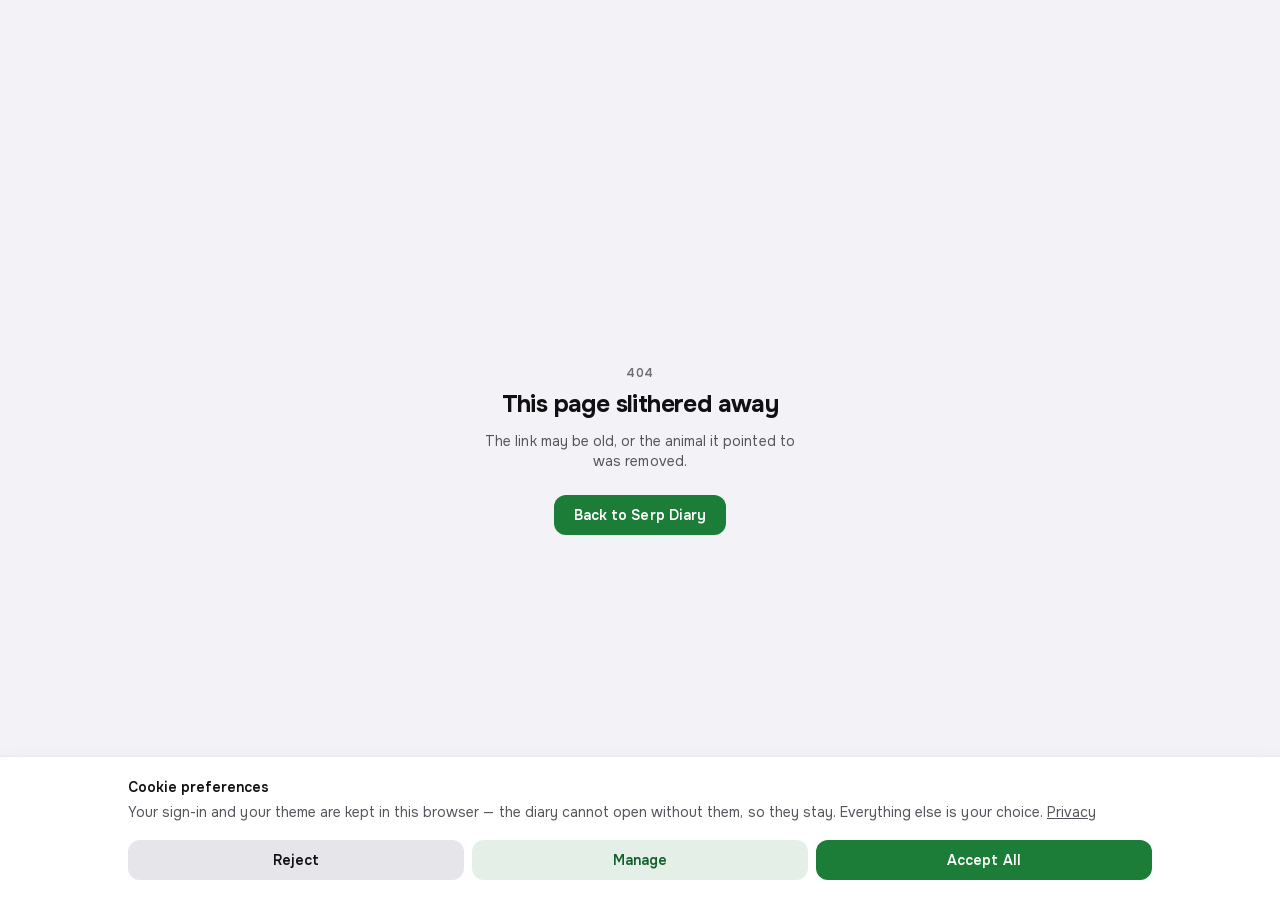
<file: 404/index.html>
<!DOCTYPE html><html lang="en" class="onest_e27fa48b-module__pI2lYq__variable geist_mono_8d43a2aa-module__8Li5zG__variable h-full antialiased"><head><meta charSet="utf-8"/><meta name="viewport" content="width=device-width, initial-scale=1, viewport-fit=cover"/><link rel="stylesheet" href="/_next/static/chunks/29qk5d-umcxk2.css" data-precedence="next"/><link rel="preload" as="script" fetchPriority="low" href="/_next/static/chunks/0e3g6twhbi6ws.js"/><script src="/_next/static/chunks/27jktro2p5rq9.js" async=""></script><script src="/_next/static/chunks/3rxl-jt3pdxgx.js" async=""></script><script src="/_next/static/chunks/3_sun07va3zfn.js" async=""></script><script src="/_next/static/chunks/turbopack-3le4cccgtx9dz.js" async=""></script><script src="/_next/static/chunks/0g3z2msmm54zt.js" async=""></script><script src="/_next/static/chunks/2nb8a6cgd4v97.js" async=""></script><script src="/_next/static/chunks/36hyxke9sawn1.js" async=""></script><script src="/_next/static/chunks/1h1nzrer3bhhh.js" async=""></script><script src="/_next/static/chunks/1-8s9_t85wwr4.js" async=""></script><meta name="robots" content="noindex"/><meta name="next-size-adjust" content=""/><title>Serp Diary — Reptile &amp; Invertebrate Husbandry Diary</title><meta name="description" content="Track feedings, sheds, weights and growth for every snake, lizard, gecko, turtle, amphibian and tarantula you keep. Start with no account and nothing to fill in. Share the log with your keepers; lengths arrive from Snake Measurer on their own."/><meta name="application-name" content="Serp Diary"/><meta name="keywords" content="reptile diary,snake feeding tracker,shed log,reptile weight chart,husbandry app,tarantula log,gecko tracker"/><meta name="robots" content="index, follow"/><meta property="og:title" content="Serp Diary — Reptile &amp; Invertebrate Husbandry Diary"/><meta property="og:description" content="Track feedings, sheds, weights and growth for every snake, lizard, gecko, turtle, amphibian and tarantula you keep. Start with no account and nothing to fill in. Share the log with your keepers; lengths arrive from Snake Measurer on their own."/><meta property="og:url" content="https://serpdiary.com/"/><meta property="og:site_name" content="Serp Diary"/><meta property="og:locale" content="en_US"/><meta property="og:image" content="https://serpdiary.com/og.png"/><meta property="og:image:width" content="1200"/><meta property="og:image:height" content="630"/><meta property="og:image:alt" content="Serp Diary"/><meta property="og:type" content="website"/><meta name="twitter:card" content="summary_large_image"/><meta name="twitter:title" content="Serp Diary — Reptile &amp; Invertebrate Husbandry Diary"/><meta name="twitter:description" content="Track feedings, sheds, weights and growth for every snake, lizard, gecko, turtle, amphibian and tarantula you keep. Start with no account and nothing to fill in. Share the log with your keepers; lengths arrive from Snake Measurer on their own."/><meta name="twitter:image" content="https://serpdiary.com/og.png"/><link rel="icon" href="/favicon.ico?favicon.2vob68tjqpejf.ico" sizes="256x256" type="image/x-icon"/><link rel="icon" href="/icon.svg?icon.01f0us8lqo3r4.svg" sizes="any" type="image/svg+xml"/><script>document.documentElement.classList.add('js')</script><script src="/_next/static/chunks/0cz1d0mv5g_q7.js" noModule=""></script></head><body class="min-h-full flex flex-col"><div hidden=""><!--$--><!--/$--></div><script>((a,b,c,d,e,f,g,h)=>{let i=document.documentElement,j=["light","dark"];function k(b){var c;(Array.isArray(a)?a:[a]).forEach(a=>{let c="class"===a,d=c&&f?e.map(a=>f[a]||a):e;c?(i.classList.remove(...d),i.classList.add(f&&f[b]?f[b]:b)):i.setAttribute(a,b)}),c=b,h&&j.includes(c)&&(i.style.colorScheme=c)}if(d)k(d);else try{let a=localStorage.getItem(b)||c,d=g&&"system"===a?window.matchMedia("(prefers-color-scheme: dark)").matches?"dark":"light":a;k(d)}catch(a){}})("class","theme","light",null,["light","dark"],null,true,true)</script><main class="flex flex-1 flex-col items-center justify-center px-6 py-24 text-center"><p class="text-xs font-semibold uppercase tracking-wider text-fg-tertiary">404</p><h1 class="mt-2 text-2xl font-bold tracking-tight">This page slithered away</h1><p class="mt-3 max-w-sm text-sm text-fg-secondary">The link may be old, or the animal it pointed to was removed.</p><a class="mt-6 rounded-[var(--radius-control)] bg-accent px-5 py-2.5 text-sm font-semibold text-on-accent transition hover:bg-accent-pressed" href="/">Back to Serp Diary</a></main><!--$--><!--/$--><script src="/_next/static/chunks/0e3g6twhbi6ws.js" id="_R_" async=""></script><script>(self.__next_f=self.__next_f||[]).push([0])</script><script>self.__next_f.push([1,"1:\"$Sreact.fragment\"\n2:I[44636,[\"/_next/static/chunks/0g3z2msmm54zt.js\",\"/_next/static/chunks/2nb8a6cgd4v97.js\",\"/_next/static/chunks/36hyxke9sawn1.js\",\"/_next/static/chunks/1h1nzrer3bhhh.js\",\"/_next/static/chunks/1-8s9_t85wwr4.js\"],\"Providers\"]\n3:I[39756,[\"/_next/static/chunks/0g3z2msmm54zt.js\",\"/_next/static/chunks/2nb8a6cgd4v97.js\",\"/_next/static/chunks/36hyxke9sawn1.js\",\"/_next/static/chunks/1h1nzrer3bhhh.js\",\"/_next/static/chunks/1-8s9_t85wwr4.js\"],\"default\"]\n4:I[37457,[\"/_next/static/chunks/0g3z2msmm54zt.js\",\"/_next/static/chunks/2nb8a6cgd4v97.js\",\"/_next/static/chunks/36hyxke9sawn1.js\",\"/_next/static/chunks/1h1nzrer3bhhh.js\",\"/_next/static/chunks/1-8s9_t85wwr4.js\"],\"default\"]\n5:I[22016,[\"/_next/static/chunks/0g3z2msmm54zt.js\",\"/_next/static/chunks/2nb8a6cgd4v97.js\",\"/_next/static/chunks/36hyxke9sawn1.js\",\"/_next/static/chunks/1h1nzrer3bhhh.js\",\"/_next/static/chunks/1-8s9_t85wwr4.js\"],\"\"]\n6:I[97367,[\"/_next/static/chunks/0g3z2msmm54zt.js\",\"/_next/static/chunks/2nb8a6cgd4v97.js\",\"/_next/static/chunks/36hyxke9sawn1.js\",\"/_next/static/chunks/1h1nzrer3bhhh.js\",\"/_next/static/chunks/1-8s9_t85wwr4.js\"],\"OutletBoundary\"]\n7:\"$Sreact.suspense\"\na:I[97367,[\"/_next/static/chunks/0g3z2msmm54zt.js\",\"/_next/static/chunks/2nb8a6cgd4v97.js\",\"/_next/static/chunks/36hyxke9sawn1.js\",\"/_next/static/chunks/1h1nzrer3bhhh.js\",\"/_next/static/chunks/1-8s9_t85wwr4.js\"],\"ViewportBoundary\"]\nc:I[97367,[\"/_next/static/chunks/0g3z2msmm54zt.js\",\"/_next/static/chunks/2nb8a6cgd4v97.js\",\"/_next/static/chunks/36hyxke9sawn1.js\",\"/_next/static/chunks/1h1nzrer3bhhh.js\",\"/_next/static/chunks/1-8s9_t85wwr4.js\"],\"MetadataBoundary\"]\ne:I[68027,[\"/_next/static/chunks/0g3z2msmm54zt.js\",\"/_next/static/chunks/2nb8a6cgd4v97.js\",\"/_next/static/chunks/36hyxke9sawn1.js\",\"/_next/static/chunks/1h1nzrer3bhhh.js\",\"/_next/static/chunks/1-8s9_t85wwr4.js\"],\"default\",1]\n:HL[\"/_next/static/chunks/29qk5d-umcxk2.css\",\"style\"]\n"])</script><script>self.__next_f.push([1,"0:{\"P\":null,\"c\":[\"\",\"_not-found\",\"\"],\"q\":\"\",\"i\":false,\"f\":[[[\"\",{\"children\":[\"/_not-found\",{\"children\":[\"__PAGE__\",{}]}]},\"$undefined\",\"$undefined\",16],[[\"$\",\"$1\",\"c\",{\"children\":[[[\"$\",\"link\",\"0\",{\"rel\":\"stylesheet\",\"href\":\"/_next/static/chunks/29qk5d-umcxk2.css\",\"precedence\":\"next\",\"crossOrigin\":\"$undefined\",\"nonce\":\"$undefined\"}],[\"$\",\"script\",\"script-0\",{\"src\":\"/_next/static/chunks/0g3z2msmm54zt.js\",\"async\":true,\"nonce\":\"$undefined\"}],[\"$\",\"script\",\"script-1\",{\"src\":\"/_next/static/chunks/2nb8a6cgd4v97.js\",\"async\":true,\"nonce\":\"$undefined\"}],[\"$\",\"script\",\"script-2\",{\"src\":\"/_next/static/chunks/36hyxke9sawn1.js\",\"async\":true,\"nonce\":\"$undefined\"}],[\"$\",\"script\",\"script-3\",{\"src\":\"/_next/static/chunks/1h1nzrer3bhhh.js\",\"async\":true,\"nonce\":\"$undefined\"}],[\"$\",\"script\",\"script-4\",{\"src\":\"/_next/static/chunks/1-8s9_t85wwr4.js\",\"async\":true,\"nonce\":\"$undefined\"}]],[\"$\",\"html\",null,{\"lang\":\"en\",\"className\":\"onest_e27fa48b-module__pI2lYq__variable geist_mono_8d43a2aa-module__8Li5zG__variable h-full antialiased\",\"suppressHydrationWarning\":true,\"children\":[[\"$\",\"head\",null,{\"children\":[\"$\",\"script\",null,{\"dangerouslySetInnerHTML\":{\"__html\":\"document.documentElement.classList.add('js')\"}}]}],[\"$\",\"body\",null,{\"className\":\"min-h-full flex flex-col\",\"children\":[\"$\",\"$L2\",null,{\"children\":[\"$\",\"$L3\",null,{\"parallelRouterKey\":\"children\",\"error\":\"$undefined\",\"errorStyles\":\"$undefined\",\"errorScripts\":\"$undefined\",\"template\":[\"$\",\"$L4\",null,{}],\"templateStyles\":\"$undefined\",\"templateScripts\":\"$undefined\",\"notFound\":[[\"$\",\"main\",null,{\"className\":\"flex flex-1 flex-col items-center justify-center px-6 py-24 text-center\",\"children\":[[\"$\",\"p\",null,{\"className\":\"text-xs font-semibold uppercase tracking-wider text-fg-tertiary\",\"children\":\"404\"}],[\"$\",\"h1\",null,{\"className\":\"mt-2 text-2xl font-bold tracking-tight\",\"children\":\"This page slithered away\"}],[\"$\",\"p\",null,{\"className\":\"mt-3 max-w-sm text-sm text-fg-secondary\",\"children\":\"The link may be old, or the animal it pointed to was removed.\"}],[\"$\",\"$L5\",null,{\"href\":\"/\",\"className\":\"mt-6 rounded-[var(--radius-control)] bg-accent px-5 py-2.5 text-sm font-semibold text-on-accent transition hover:bg-accent-pressed\",\"children\":\"Back to Serp Diary\"}]]}],[]],\"forbidden\":\"$undefined\",\"unauthorized\":\"$undefined\"}]}]}]]}]]}],{\"children\":[[\"$\",\"$1\",\"c\",{\"children\":[null,[\"$\",\"$L3\",null,{\"parallelRouterKey\":\"children\",\"error\":\"$undefined\",\"errorStyles\":\"$undefined\",\"errorScripts\":\"$undefined\",\"template\":[\"$\",\"$L4\",null,{}],\"templateStyles\":\"$undefined\",\"templateScripts\":\"$undefined\",\"notFound\":\"$undefined\",\"forbidden\":\"$undefined\",\"unauthorized\":\"$undefined\"}]]}],{\"children\":[[\"$\",\"$1\",\"c\",{\"children\":[[\"$\",\"main\",null,{\"className\":\"flex flex-1 flex-col items-center justify-center px-6 py-24 text-center\",\"children\":[[\"$\",\"p\",null,{\"className\":\"text-xs font-semibold uppercase tracking-wider text-fg-tertiary\",\"children\":\"404\"}],[\"$\",\"h1\",null,{\"className\":\"mt-2 text-2xl font-bold tracking-tight\",\"children\":\"This page slithered away\"}],[\"$\",\"p\",null,{\"className\":\"mt-3 max-w-sm text-sm text-fg-secondary\",\"children\":\"The link may be old, or the animal it pointed to was removed.\"}],[\"$\",\"$L5\",null,{\"href\":\"/\",\"className\":\"mt-6 rounded-[var(--radius-control)] bg-accent px-5 py-2.5 text-sm font-semibold text-on-accent transition hover:bg-accent-pressed\",\"children\":\"Back to Serp Diary\"}]]}],null,[\"$\",\"$L6\",null,{\"children\":[\"$\",\"$7\",null,{\"name\":\"Next.MetadataOutlet\",\"children\":\"$@8\"}]}]]}],{},null,false,null]},null,false,\"$@9\"]},null,false,null],[\"$\",\"$1\",\"h\",{\"children\":[[\"$\",\"meta\",null,{\"name\":\"robots\",\"content\":\"noindex\"}],[\"$\",\"$La\",null,{\"children\":\"$Lb\"}],[\"$\",\"div\",null,{\"hidden\":true,\"children\":[\"$\",\"$Lc\",null,{\"children\":[\"$\",\"$7\",null,{\"name\":\"Next.Metadata\",\"children\":\"$Ld\"}]}]}],[\"$\",\"meta\",null,{\"name\":\"next-size-adjust\",\"content\":\"\"}]]}],false]],\"m\":\"$undefined\",\"G\":[\"$e\",[[\"$\",\"link\",\"0\",{\"rel\":\"stylesheet\",\"href\":\"/_next/static/chunks/29qk5d-umcxk2.css\",\"precedence\":\"next\",\"crossOrigin\":\"$undefined\",\"nonce\":\"$undefined\"}]]],\"S\":true,\"h\":null,\"s\":\"$undefined\",\"l\":\"$undefined\",\"p\":\"$undefined\",\"d\":\"$undefined\",\"b\":\"OePIfhKhb-H3mVHdMP1Ic\"}\n"])</script><script>self.__next_f.push([1,"f:[]\n9:\"$Wf\"\n"])</script><script>self.__next_f.push([1,"b:[[\"$\",\"meta\",\"0\",{\"charSet\":\"utf-8\"}],[\"$\",\"meta\",\"1\",{\"name\":\"viewport\",\"content\":\"width=device-width, initial-scale=1, viewport-fit=cover\"}]]\n"])</script><script>self.__next_f.push([1,"10:I[27201,[\"/_next/static/chunks/0g3z2msmm54zt.js\",\"/_next/static/chunks/2nb8a6cgd4v97.js\",\"/_next/static/chunks/36hyxke9sawn1.js\",\"/_next/static/chunks/1h1nzrer3bhhh.js\",\"/_next/static/chunks/1-8s9_t85wwr4.js\"],\"IconMark\"]\n8:null\n"])</script><script>self.__next_f.push([1,"d:[[\"$\",\"title\",\"0\",{\"children\":\"Serp Diary — Reptile \u0026 Invertebrate Husbandry Diary\"}],[\"$\",\"meta\",\"1\",{\"name\":\"description\",\"content\":\"Track feedings, sheds, weights and growth for every snake, lizard, gecko, turtle, amphibian and tarantula you keep. Start with no account and nothing to fill in. Share the log with your keepers; lengths arrive from Snake Measurer on their own.\"}],[\"$\",\"meta\",\"2\",{\"name\":\"application-name\",\"content\":\"Serp Diary\"}],[\"$\",\"meta\",\"3\",{\"name\":\"keywords\",\"content\":\"reptile diary,snake feeding tracker,shed log,reptile weight chart,husbandry app,tarantula log,gecko tracker\"}],[\"$\",\"meta\",\"4\",{\"name\":\"robots\",\"content\":\"index, follow\"}],[\"$\",\"meta\",\"5\",{\"property\":\"og:title\",\"content\":\"Serp Diary — Reptile \u0026 Invertebrate Husbandry Diary\"}],[\"$\",\"meta\",\"6\",{\"property\":\"og:description\",\"content\":\"Track feedings, sheds, weights and growth for every snake, lizard, gecko, turtle, amphibian and tarantula you keep. Start with no account and nothing to fill in. Share the log with your keepers; lengths arrive from Snake Measurer on their own.\"}],[\"$\",\"meta\",\"7\",{\"property\":\"og:url\",\"content\":\"https://serpdiary.com/\"}],[\"$\",\"meta\",\"8\",{\"property\":\"og:site_name\",\"content\":\"Serp Diary\"}],[\"$\",\"meta\",\"9\",{\"property\":\"og:locale\",\"content\":\"en_US\"}],[\"$\",\"meta\",\"10\",{\"property\":\"og:image\",\"content\":\"https://serpdiary.com/og.png\"}],[\"$\",\"meta\",\"11\",{\"property\":\"og:image:width\",\"content\":\"1200\"}],[\"$\",\"meta\",\"12\",{\"property\":\"og:image:height\",\"content\":\"630\"}],[\"$\",\"meta\",\"13\",{\"property\":\"og:image:alt\",\"content\":\"Serp Diary\"}],[\"$\",\"meta\",\"14\",{\"property\":\"og:type\",\"content\":\"website\"}],[\"$\",\"meta\",\"15\",{\"name\":\"twitter:card\",\"content\":\"summary_large_image\"}],[\"$\",\"meta\",\"16\",{\"name\":\"twitter:title\",\"content\":\"Serp Diary — Reptile \u0026 Invertebrate Husbandry Diary\"}],[\"$\",\"meta\",\"17\",{\"name\":\"twitter:description\",\"content\":\"Track feedings, sheds, weights and growth for every snake, lizard, gecko, turtle, amphibian and tarantula you keep. Start with no account and nothing to fill in. Share the log with your keepers; lengths arrive from Snake Measurer on their own.\"}],[\"$\",\"meta\",\"18\",{\"name\":\"twitter:image\",\"content\":\"https://serpdiary.com/og.png\"}],[\"$\",\"link\",\"19\",{\"rel\":\"icon\",\"href\":\"/favicon.ico?favicon.2vob68tjqpejf.ico\",\"sizes\":\"256x256\",\"type\":\"image/x-icon\"}],[\"$\",\"link\",\"20\",{\"rel\":\"icon\",\"href\":\"/icon.svg?icon.01f0us8lqo3r4.svg\",\"sizes\":\"any\",\"type\":\"image/svg+xml\"}],[\"$\",\"$L10\",\"21\",{}]]\n"])</script></body></html>
</file>
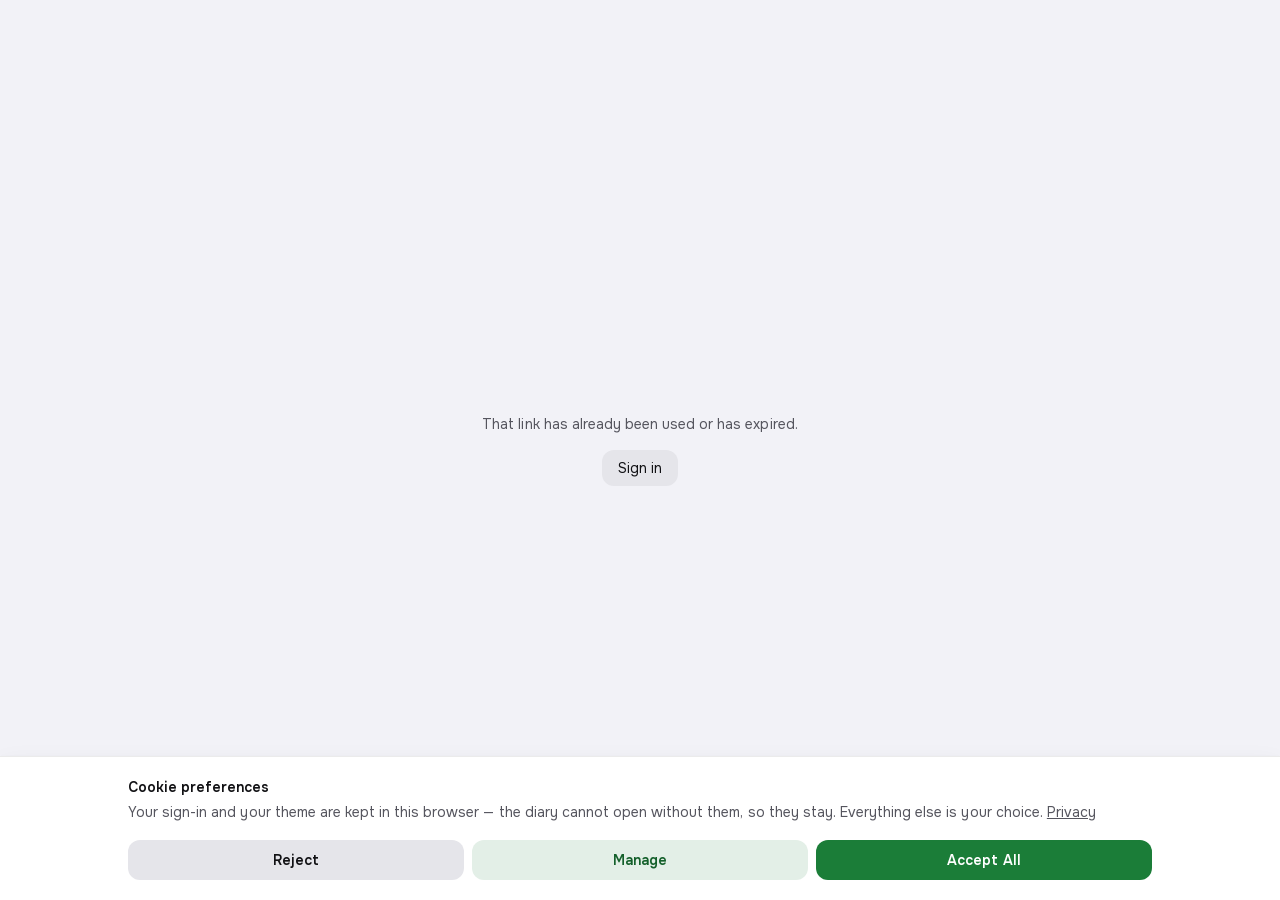
<file: handoff/index.html>
<!DOCTYPE html><html lang="en" class="onest_e27fa48b-module__pI2lYq__variable geist_mono_8d43a2aa-module__8Li5zG__variable h-full antialiased"><head><meta charSet="utf-8"/><meta name="viewport" content="width=device-width, initial-scale=1, viewport-fit=cover"/><link rel="preload" href="/_next/static/media/797e433ab948586e-s.p.0r6juujl39pe6.woff2" as="font" crossorigin="" type="font/woff2"/><link rel="preload" href="/_next/static/media/8800dfc60902df36-s.p.2sla2yow9-9p_.woff2" as="font" crossorigin="" type="font/woff2"/><link rel="stylesheet" href="/_next/static/chunks/29qk5d-umcxk2.css" data-precedence="next"/><link rel="preload" as="script" fetchPriority="low" href="/_next/static/chunks/0e3g6twhbi6ws.js"/><script src="/_next/static/chunks/27jktro2p5rq9.js" async=""></script><script src="/_next/static/chunks/3rxl-jt3pdxgx.js" async=""></script><script src="/_next/static/chunks/3_sun07va3zfn.js" async=""></script><script src="/_next/static/chunks/turbopack-3le4cccgtx9dz.js" async=""></script><script src="/_next/static/chunks/0g3z2msmm54zt.js" async=""></script><script src="/_next/static/chunks/2nb8a6cgd4v97.js" async=""></script><script src="/_next/static/chunks/36hyxke9sawn1.js" async=""></script><script src="/_next/static/chunks/1h1nzrer3bhhh.js" async=""></script><script src="/_next/static/chunks/1-8s9_t85wwr4.js" async=""></script><script src="/_next/static/chunks/0q1m4kyvgma7q.js" async=""></script><meta name="next-size-adjust" content=""/><title>Serp Diary — Reptile &amp; Invertebrate Husbandry Diary</title><meta name="description" content="Track feedings, sheds, weights and growth for every snake, lizard, gecko, turtle, amphibian and tarantula you keep. Start with no account and nothing to fill in. Share the log with your keepers; lengths arrive from Snake Measurer on their own."/><meta name="application-name" content="Serp Diary"/><meta name="keywords" content="reptile diary,snake feeding tracker,shed log,reptile weight chart,husbandry app,tarantula log,gecko tracker"/><meta name="robots" content="index, follow"/><meta property="og:title" content="Serp Diary — Reptile &amp; Invertebrate Husbandry Diary"/><meta property="og:description" content="Track feedings, sheds, weights and growth for every snake, lizard, gecko, turtle, amphibian and tarantula you keep. Start with no account and nothing to fill in. Share the log with your keepers; lengths arrive from Snake Measurer on their own."/><meta property="og:url" content="https://serpdiary.com/"/><meta property="og:site_name" content="Serp Diary"/><meta property="og:locale" content="en_US"/><meta property="og:image" content="https://serpdiary.com/og.png"/><meta property="og:image:width" content="1200"/><meta property="og:image:height" content="630"/><meta property="og:image:alt" content="Serp Diary"/><meta property="og:type" content="website"/><meta name="twitter:card" content="summary_large_image"/><meta name="twitter:title" content="Serp Diary — Reptile &amp; Invertebrate Husbandry Diary"/><meta name="twitter:description" content="Track feedings, sheds, weights and growth for every snake, lizard, gecko, turtle, amphibian and tarantula you keep. Start with no account and nothing to fill in. Share the log with your keepers; lengths arrive from Snake Measurer on their own."/><meta name="twitter:image" content="https://serpdiary.com/og.png"/><link rel="icon" href="/favicon.ico?favicon.2vob68tjqpejf.ico" sizes="256x256" type="image/x-icon"/><link rel="icon" href="/icon.svg?icon.01f0us8lqo3r4.svg" sizes="any" type="image/svg+xml"/><script>document.documentElement.classList.add('js')</script><script src="/_next/static/chunks/0cz1d0mv5g_q7.js" noModule=""></script></head><body class="min-h-full flex flex-col"><div hidden=""><!--$--><!--/$--></div><script>((a,b,c,d,e,f,g,h)=>{let i=document.documentElement,j=["light","dark"];function k(b){var c;(Array.isArray(a)?a:[a]).forEach(a=>{let c="class"===a,d=c&&f?e.map(a=>f[a]||a):e;c?(i.classList.remove(...d),i.classList.add(f&&f[b]?f[b]:b)):i.setAttribute(a,b)}),c=b,h&&j.includes(c)&&(i.style.colorScheme=c)}if(d)k(d);else try{let a=localStorage.getItem(b)||c,d=g&&"system"===a?window.matchMedia("(prefers-color-scheme: dark)").matches?"dark":"light":a;k(d)}catch(a){}})("class","theme","light",null,["light","dark"],null,true,true)</script><!--$!--><template data-dgst="BAILOUT_TO_CLIENT_SIDE_RENDERING"></template><!--/$--><!--$--><!--/$--><script src="/_next/static/chunks/0e3g6twhbi6ws.js" id="_R_" async=""></script><script>(self.__next_f=self.__next_f||[]).push([0])</script><script>self.__next_f.push([1,"1:\"$Sreact.fragment\"\n2:I[44636,[\"/_next/static/chunks/0g3z2msmm54zt.js\",\"/_next/static/chunks/2nb8a6cgd4v97.js\",\"/_next/static/chunks/36hyxke9sawn1.js\",\"/_next/static/chunks/1h1nzrer3bhhh.js\",\"/_next/static/chunks/1-8s9_t85wwr4.js\"],\"Providers\"]\n3:I[39756,[\"/_next/static/chunks/0g3z2msmm54zt.js\",\"/_next/static/chunks/2nb8a6cgd4v97.js\",\"/_next/static/chunks/36hyxke9sawn1.js\",\"/_next/static/chunks/1h1nzrer3bhhh.js\",\"/_next/static/chunks/1-8s9_t85wwr4.js\"],\"default\"]\n4:I[37457,[\"/_next/static/chunks/0g3z2msmm54zt.js\",\"/_next/static/chunks/2nb8a6cgd4v97.js\",\"/_next/static/chunks/36hyxke9sawn1.js\",\"/_next/static/chunks/1h1nzrer3bhhh.js\",\"/_next/static/chunks/1-8s9_t85wwr4.js\"],\"default\"]\n5:I[22016,[\"/_next/static/chunks/0g3z2msmm54zt.js\",\"/_next/static/chunks/2nb8a6cgd4v97.js\",\"/_next/static/chunks/36hyxke9sawn1.js\",\"/_next/static/chunks/1h1nzrer3bhhh.js\",\"/_next/static/chunks/1-8s9_t85wwr4.js\"],\"\"]\n6:I[47257,[\"/_next/static/chunks/0g3z2msmm54zt.js\",\"/_next/static/chunks/2nb8a6cgd4v97.js\",\"/_next/static/chunks/36hyxke9sawn1.js\",\"/_next/static/chunks/1h1nzrer3bhhh.js\",\"/_next/static/chunks/1-8s9_t85wwr4.js\"],\"ClientPageRoot\"]\n7:I[89515,[\"/_next/static/chunks/0g3z2msmm54zt.js\",\"/_next/static/chunks/2nb8a6cgd4v97.js\",\"/_next/static/chunks/36hyxke9sawn1.js\",\"/_next/static/chunks/1h1nzrer3bhhh.js\",\"/_next/static/chunks/1-8s9_t85wwr4.js\",\"/_next/static/chunks/0q1m4kyvgma7q.js\"],\"default\"]\na:I[97367,[\"/_next/static/chunks/0g3z2msmm54zt.js\",\"/_next/static/chunks/2nb8a6cgd4v97.js\",\"/_next/static/chunks/36hyxke9sawn1.js\",\"/_next/static/chunks/1h1nzrer3bhhh.js\",\"/_next/static/chunks/1-8s9_t85wwr4.js\"],\"OutletBoundary\"]\nb:\"$Sreact.suspense\"\ne:I[97367,[\"/_next/static/chunks/0g3z2msmm54zt.js\",\"/_next/static/chunks/2nb8a6cgd4v97.js\",\"/_next/static/chunks/36hyxke9sawn1.js\",\"/_next/static/chunks/1h1nzrer3bhhh.js\",\"/_next/static/chunks/1-8s9_t85wwr4.js\"],\"ViewportBoundary\"]\n10:I[97367,[\"/_next/static/chunks/0g3z2msmm54zt.js\",\"/_next/static/chunks/2nb8a6cgd4v97.js\",\"/_next/static/chunks/36hyxke9sawn1.js\",\"/_next/static/chunks/1h1nzrer3bhhh.js\",\"/_next/static/chunks/1-8s9_t85wwr4.js\"],\"MetadataBoundary\"]\n12:I[68027,[\"/_next/static/chunks/0g3z2msmm54zt.js\",\"/_next/static/chunks/2nb8a6cgd4v97.js\",\"/_next/static/chunks/36hyxke9sawn1.js\",\"/_next/static/chunks/1h1nzrer3bhhh.js\",\"/_next/static/chunks/1-8s9_t85wwr4.js\"],\"default\",1]\n:HL[\"/_next/static/chunks/29qk5d-umcxk2.css\",\"style\"]\n:HL[\"/_next/static/media/797e433ab948586e-s.p.0r6juujl39pe6.woff2\",\"font\",{\"crossOrigin\":\"\",\"type\":\"font/woff2\"}]\n:HL[\"/_next/static/media/8800dfc60902df36-s.p.2sla2yow9-9p_.woff2\",\"font\",{\"crossOrigin\":\"\",\"type\":\"font/woff2\"}]\n"])</script><script>self.__next_f.push([1,"0:{\"P\":null,\"c\":[\"\",\"handoff\",\"\"],\"q\":\"\",\"i\":false,\"f\":[[[\"\",{\"children\":[\"handoff\",{\"children\":[\"__PAGE__\",{}]}]},\"$undefined\",\"$undefined\",16],[[\"$\",\"$1\",\"c\",{\"children\":[[[\"$\",\"link\",\"0\",{\"rel\":\"stylesheet\",\"href\":\"/_next/static/chunks/29qk5d-umcxk2.css\",\"precedence\":\"next\",\"crossOrigin\":\"$undefined\",\"nonce\":\"$undefined\"}],[\"$\",\"script\",\"script-0\",{\"src\":\"/_next/static/chunks/0g3z2msmm54zt.js\",\"async\":true,\"nonce\":\"$undefined\"}],[\"$\",\"script\",\"script-1\",{\"src\":\"/_next/static/chunks/2nb8a6cgd4v97.js\",\"async\":true,\"nonce\":\"$undefined\"}],[\"$\",\"script\",\"script-2\",{\"src\":\"/_next/static/chunks/36hyxke9sawn1.js\",\"async\":true,\"nonce\":\"$undefined\"}],[\"$\",\"script\",\"script-3\",{\"src\":\"/_next/static/chunks/1h1nzrer3bhhh.js\",\"async\":true,\"nonce\":\"$undefined\"}],[\"$\",\"script\",\"script-4\",{\"src\":\"/_next/static/chunks/1-8s9_t85wwr4.js\",\"async\":true,\"nonce\":\"$undefined\"}]],[\"$\",\"html\",null,{\"lang\":\"en\",\"className\":\"onest_e27fa48b-module__pI2lYq__variable geist_mono_8d43a2aa-module__8Li5zG__variable h-full antialiased\",\"suppressHydrationWarning\":true,\"children\":[[\"$\",\"head\",null,{\"children\":[\"$\",\"script\",null,{\"dangerouslySetInnerHTML\":{\"__html\":\"document.documentElement.classList.add('js')\"}}]}],[\"$\",\"body\",null,{\"className\":\"min-h-full flex flex-col\",\"children\":[\"$\",\"$L2\",null,{\"children\":[\"$\",\"$L3\",null,{\"parallelRouterKey\":\"children\",\"error\":\"$undefined\",\"errorStyles\":\"$undefined\",\"errorScripts\":\"$undefined\",\"template\":[\"$\",\"$L4\",null,{}],\"templateStyles\":\"$undefined\",\"templateScripts\":\"$undefined\",\"notFound\":[[\"$\",\"main\",null,{\"className\":\"flex flex-1 flex-col items-center justify-center px-6 py-24 text-center\",\"children\":[[\"$\",\"p\",null,{\"className\":\"text-xs font-semibold uppercase tracking-wider text-fg-tertiary\",\"children\":\"404\"}],[\"$\",\"h1\",null,{\"className\":\"mt-2 text-2xl font-bold tracking-tight\",\"children\":\"This page slithered away\"}],[\"$\",\"p\",null,{\"className\":\"mt-3 max-w-sm text-sm text-fg-secondary\",\"children\":\"The link may be old, or the animal it pointed to was removed.\"}],[\"$\",\"$L5\",null,{\"href\":\"/\",\"className\":\"mt-6 rounded-[var(--radius-control)] bg-accent px-5 py-2.5 text-sm font-semibold text-on-accent transition hover:bg-accent-pressed\",\"children\":\"Back to Serp Diary\"}]]}],[]],\"forbidden\":\"$undefined\",\"unauthorized\":\"$undefined\"}]}]}]]}]]}],{\"children\":[[\"$\",\"$1\",\"c\",{\"children\":[null,[\"$\",\"$L3\",null,{\"parallelRouterKey\":\"children\",\"error\":\"$undefined\",\"errorStyles\":\"$undefined\",\"errorScripts\":\"$undefined\",\"template\":[\"$\",\"$L4\",null,{}],\"templateStyles\":\"$undefined\",\"templateScripts\":\"$undefined\",\"notFound\":\"$undefined\",\"forbidden\":\"$undefined\",\"unauthorized\":\"$undefined\"}]]}],{\"children\":[[\"$\",\"$1\",\"c\",{\"children\":[[\"$\",\"$L6\",null,{\"Component\":\"$7\",\"serverProvidedParams\":{\"searchParams\":{},\"params\":{},\"promises\":[\"$@8\",\"$@9\"]}}],[[\"$\",\"script\",\"script-0\",{\"src\":\"/_next/static/chunks/0q1m4kyvgma7q.js\",\"async\":true,\"nonce\":\"$undefined\"}]],[\"$\",\"$La\",null,{\"children\":[\"$\",\"$b\",null,{\"name\":\"Next.MetadataOutlet\",\"children\":\"$@c\"}]}]]}],{},null,false,null]},null,false,\"$@d\"]},null,false,null],[\"$\",\"$1\",\"h\",{\"children\":[null,[\"$\",\"$Le\",null,{\"children\":\"$Lf\"}],[\"$\",\"div\",null,{\"hidden\":true,\"children\":[\"$\",\"$L10\",null,{\"children\":[\"$\",\"$b\",null,{\"name\":\"Next.Metadata\",\"children\":\"$L11\"}]}]}],[\"$\",\"meta\",null,{\"name\":\"next-size-adjust\",\"content\":\"\"}]]}],false]],\"m\":\"$undefined\",\"G\":[\"$12\",[[\"$\",\"link\",\"0\",{\"rel\":\"stylesheet\",\"href\":\"/_next/static/chunks/29qk5d-umcxk2.css\",\"precedence\":\"next\",\"crossOrigin\":\"$undefined\",\"nonce\":\"$undefined\"}]]],\"S\":true,\"h\":null,\"s\":\"$undefined\",\"l\":\"$undefined\",\"p\":\"$undefined\",\"d\":\"$undefined\",\"b\":\"OePIfhKhb-H3mVHdMP1Ic\"}\n"])</script><script>self.__next_f.push([1,"13:[]\nd:\"$W13\"\n8:{}\n9:\"$0:f:0:1:1:children:1:children:0:props:children:0:props:serverProvidedParams:params\"\n"])</script><script>self.__next_f.push([1,"f:[[\"$\",\"meta\",\"0\",{\"charSet\":\"utf-8\"}],[\"$\",\"meta\",\"1\",{\"name\":\"viewport\",\"content\":\"width=device-width, initial-scale=1, viewport-fit=cover\"}]]\n"])</script><script>self.__next_f.push([1,"14:I[27201,[\"/_next/static/chunks/0g3z2msmm54zt.js\",\"/_next/static/chunks/2nb8a6cgd4v97.js\",\"/_next/static/chunks/36hyxke9sawn1.js\",\"/_next/static/chunks/1h1nzrer3bhhh.js\",\"/_next/static/chunks/1-8s9_t85wwr4.js\"],\"IconMark\"]\nc:null\n"])</script><script>self.__next_f.push([1,"11:[[\"$\",\"title\",\"0\",{\"children\":\"Serp Diary — Reptile \u0026 Invertebrate Husbandry Diary\"}],[\"$\",\"meta\",\"1\",{\"name\":\"description\",\"content\":\"Track feedings, sheds, weights and growth for every snake, lizard, gecko, turtle, amphibian and tarantula you keep. Start with no account and nothing to fill in. Share the log with your keepers; lengths arrive from Snake Measurer on their own.\"}],[\"$\",\"meta\",\"2\",{\"name\":\"application-name\",\"content\":\"Serp Diary\"}],[\"$\",\"meta\",\"3\",{\"name\":\"keywords\",\"content\":\"reptile diary,snake feeding tracker,shed log,reptile weight chart,husbandry app,tarantula log,gecko tracker\"}],[\"$\",\"meta\",\"4\",{\"name\":\"robots\",\"content\":\"index, follow\"}],[\"$\",\"meta\",\"5\",{\"property\":\"og:title\",\"content\":\"Serp Diary — Reptile \u0026 Invertebrate Husbandry Diary\"}],[\"$\",\"meta\",\"6\",{\"property\":\"og:description\",\"content\":\"Track feedings, sheds, weights and growth for every snake, lizard, gecko, turtle, amphibian and tarantula you keep. Start with no account and nothing to fill in. Share the log with your keepers; lengths arrive from Snake Measurer on their own.\"}],[\"$\",\"meta\",\"7\",{\"property\":\"og:url\",\"content\":\"https://serpdiary.com/\"}],[\"$\",\"meta\",\"8\",{\"property\":\"og:site_name\",\"content\":\"Serp Diary\"}],[\"$\",\"meta\",\"9\",{\"property\":\"og:locale\",\"content\":\"en_US\"}],[\"$\",\"meta\",\"10\",{\"property\":\"og:image\",\"content\":\"https://serpdiary.com/og.png\"}],[\"$\",\"meta\",\"11\",{\"property\":\"og:image:width\",\"content\":\"1200\"}],[\"$\",\"meta\",\"12\",{\"property\":\"og:image:height\",\"content\":\"630\"}],[\"$\",\"meta\",\"13\",{\"property\":\"og:image:alt\",\"content\":\"Serp Diary\"}],[\"$\",\"meta\",\"14\",{\"property\":\"og:type\",\"content\":\"website\"}],[\"$\",\"meta\",\"15\",{\"name\":\"twitter:card\",\"content\":\"summary_large_image\"}],[\"$\",\"meta\",\"16\",{\"name\":\"twitter:title\",\"content\":\"Serp Diary — Reptile \u0026 Invertebrate Husbandry Diary\"}],[\"$\",\"meta\",\"17\",{\"name\":\"twitter:description\",\"content\":\"Track feedings, sheds, weights and growth for every snake, lizard, gecko, turtle, amphibian and tarantula you keep. Start with no account and nothing to fill in. Share the log with your keepers; lengths arrive from Snake Measurer on their own.\"}],[\"$\",\"meta\",\"18\",{\"name\":\"twitter:image\",\"content\":\"https://serpdiary.com/og.png\"}],[\"$\",\"link\",\"19\",{\"rel\":\"icon\",\"href\":\"/favicon.ico?favicon.2vob68tjqpejf.ico\",\"sizes\":\"256x256\",\"type\":\"image/x-icon\"}],[\"$\",\"link\",\"20\",{\"rel\":\"icon\",\"href\":\"/icon.svg?icon.01f0us8lqo3r4.svg\",\"sizes\":\"any\",\"type\":\"image/svg+xml\"}],[\"$\",\"$L14\",\"21\",{}]]\n"])</script></body></html>
</file>
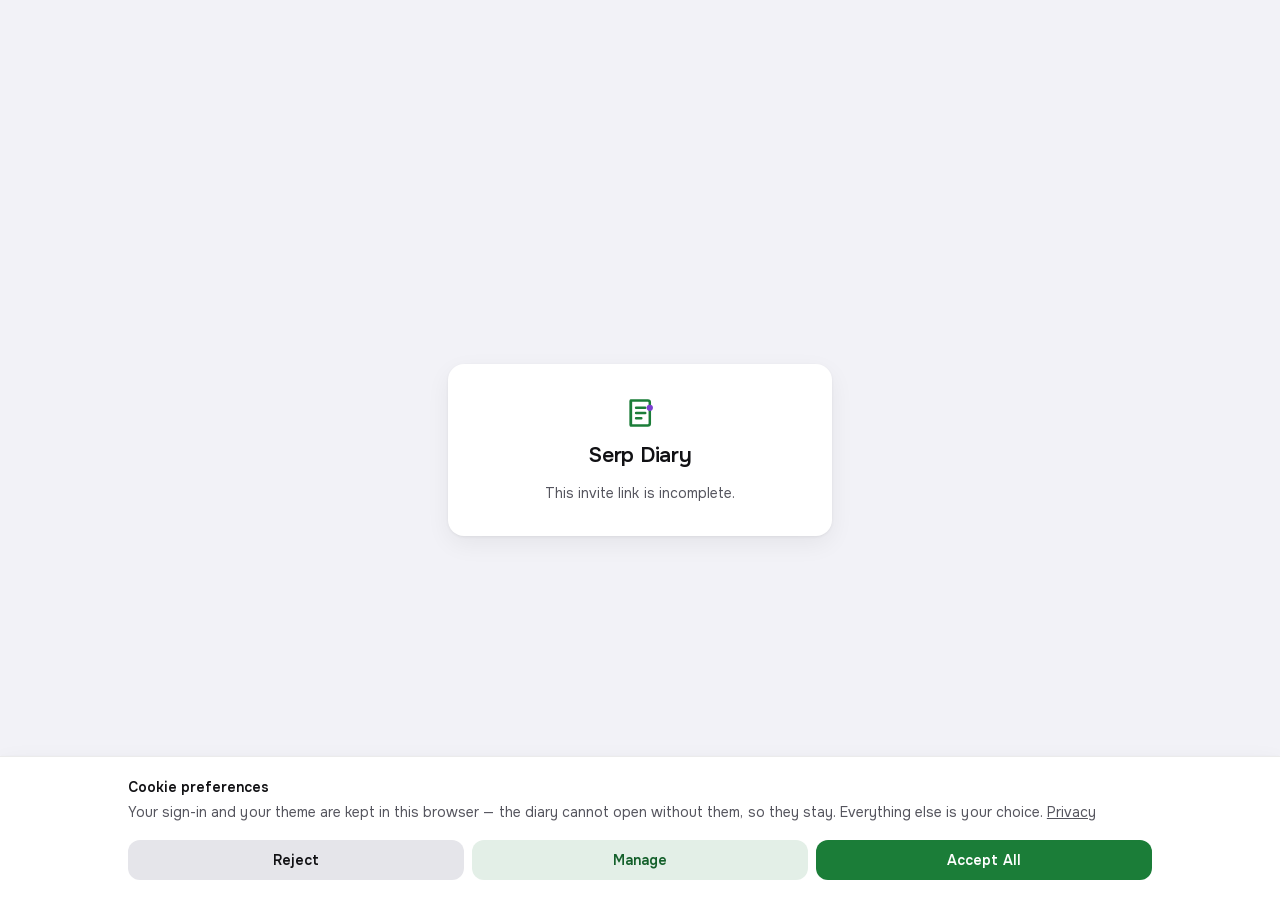
<file: invite/index.html>
<!DOCTYPE html><html lang="en" class="onest_e27fa48b-module__pI2lYq__variable geist_mono_8d43a2aa-module__8Li5zG__variable h-full antialiased"><head><meta charSet="utf-8"/><meta name="viewport" content="width=device-width, initial-scale=1, viewport-fit=cover"/><link rel="preload" href="/_next/static/media/797e433ab948586e-s.p.0r6juujl39pe6.woff2" as="font" crossorigin="" type="font/woff2"/><link rel="preload" href="/_next/static/media/8800dfc60902df36-s.p.2sla2yow9-9p_.woff2" as="font" crossorigin="" type="font/woff2"/><link rel="stylesheet" href="/_next/static/chunks/29qk5d-umcxk2.css" data-precedence="next"/><link rel="preload" as="script" fetchPriority="low" href="/_next/static/chunks/0e3g6twhbi6ws.js"/><script src="/_next/static/chunks/27jktro2p5rq9.js" async=""></script><script src="/_next/static/chunks/3rxl-jt3pdxgx.js" async=""></script><script src="/_next/static/chunks/3_sun07va3zfn.js" async=""></script><script src="/_next/static/chunks/turbopack-3le4cccgtx9dz.js" async=""></script><script src="/_next/static/chunks/0g3z2msmm54zt.js" async=""></script><script src="/_next/static/chunks/2nb8a6cgd4v97.js" async=""></script><script src="/_next/static/chunks/36hyxke9sawn1.js" async=""></script><script src="/_next/static/chunks/1h1nzrer3bhhh.js" async=""></script><script src="/_next/static/chunks/1-8s9_t85wwr4.js" async=""></script><script src="/_next/static/chunks/0bkpr31au-fxg.js" async=""></script><meta name="next-size-adjust" content=""/><title>Serp Diary — Reptile &amp; Invertebrate Husbandry Diary</title><meta name="description" content="Track feedings, sheds, weights and growth for every snake, lizard, gecko, turtle, amphibian and tarantula you keep. Start with no account and nothing to fill in. Share the log with your keepers; lengths arrive from Snake Measurer on their own."/><meta name="application-name" content="Serp Diary"/><meta name="keywords" content="reptile diary,snake feeding tracker,shed log,reptile weight chart,husbandry app,tarantula log,gecko tracker"/><meta name="robots" content="index, follow"/><meta property="og:title" content="Serp Diary — Reptile &amp; Invertebrate Husbandry Diary"/><meta property="og:description" content="Track feedings, sheds, weights and growth for every snake, lizard, gecko, turtle, amphibian and tarantula you keep. Start with no account and nothing to fill in. Share the log with your keepers; lengths arrive from Snake Measurer on their own."/><meta property="og:url" content="https://serpdiary.com/"/><meta property="og:site_name" content="Serp Diary"/><meta property="og:locale" content="en_US"/><meta property="og:image" content="https://serpdiary.com/og.png"/><meta property="og:image:width" content="1200"/><meta property="og:image:height" content="630"/><meta property="og:image:alt" content="Serp Diary"/><meta property="og:type" content="website"/><meta name="twitter:card" content="summary_large_image"/><meta name="twitter:title" content="Serp Diary — Reptile &amp; Invertebrate Husbandry Diary"/><meta name="twitter:description" content="Track feedings, sheds, weights and growth for every snake, lizard, gecko, turtle, amphibian and tarantula you keep. Start with no account and nothing to fill in. Share the log with your keepers; lengths arrive from Snake Measurer on their own."/><meta name="twitter:image" content="https://serpdiary.com/og.png"/><link rel="icon" href="/favicon.ico?favicon.2vob68tjqpejf.ico" sizes="256x256" type="image/x-icon"/><link rel="icon" href="/icon.svg?icon.01f0us8lqo3r4.svg" sizes="any" type="image/svg+xml"/><script>document.documentElement.classList.add('js')</script><script src="/_next/static/chunks/0cz1d0mv5g_q7.js" noModule=""></script></head><body class="min-h-full flex flex-col"><div hidden=""><!--$--><!--/$--></div><script>((a,b,c,d,e,f,g,h)=>{let i=document.documentElement,j=["light","dark"];function k(b){var c;(Array.isArray(a)?a:[a]).forEach(a=>{let c="class"===a,d=c&&f?e.map(a=>f[a]||a):e;c?(i.classList.remove(...d),i.classList.add(f&&f[b]?f[b]:b)):i.setAttribute(a,b)}),c=b,h&&j.includes(c)&&(i.style.colorScheme=c)}if(d)k(d);else try{let a=localStorage.getItem(b)||c,d=g&&"system"===a?window.matchMedia("(prefers-color-scheme: dark)").matches?"dark":"light":a;k(d)}catch(a){}})("class","theme","light",null,["light","dark"],null,true,true)</script><!--$!--><template data-dgst="BAILOUT_TO_CLIENT_SIDE_RENDERING"></template><!--/$--><!--$--><!--/$--><script src="/_next/static/chunks/0e3g6twhbi6ws.js" id="_R_" async=""></script><script>(self.__next_f=self.__next_f||[]).push([0])</script><script>self.__next_f.push([1,"1:\"$Sreact.fragment\"\n2:I[44636,[\"/_next/static/chunks/0g3z2msmm54zt.js\",\"/_next/static/chunks/2nb8a6cgd4v97.js\",\"/_next/static/chunks/36hyxke9sawn1.js\",\"/_next/static/chunks/1h1nzrer3bhhh.js\",\"/_next/static/chunks/1-8s9_t85wwr4.js\"],\"Providers\"]\n3:I[39756,[\"/_next/static/chunks/0g3z2msmm54zt.js\",\"/_next/static/chunks/2nb8a6cgd4v97.js\",\"/_next/static/chunks/36hyxke9sawn1.js\",\"/_next/static/chunks/1h1nzrer3bhhh.js\",\"/_next/static/chunks/1-8s9_t85wwr4.js\"],\"default\"]\n4:I[37457,[\"/_next/static/chunks/0g3z2msmm54zt.js\",\"/_next/static/chunks/2nb8a6cgd4v97.js\",\"/_next/static/chunks/36hyxke9sawn1.js\",\"/_next/static/chunks/1h1nzrer3bhhh.js\",\"/_next/static/chunks/1-8s9_t85wwr4.js\"],\"default\"]\n5:I[22016,[\"/_next/static/chunks/0g3z2msmm54zt.js\",\"/_next/static/chunks/2nb8a6cgd4v97.js\",\"/_next/static/chunks/36hyxke9sawn1.js\",\"/_next/static/chunks/1h1nzrer3bhhh.js\",\"/_next/static/chunks/1-8s9_t85wwr4.js\"],\"\"]\n6:I[47257,[\"/_next/static/chunks/0g3z2msmm54zt.js\",\"/_next/static/chunks/2nb8a6cgd4v97.js\",\"/_next/static/chunks/36hyxke9sawn1.js\",\"/_next/static/chunks/1h1nzrer3bhhh.js\",\"/_next/static/chunks/1-8s9_t85wwr4.js\"],\"ClientPageRoot\"]\n7:I[36826,[\"/_next/static/chunks/0g3z2msmm54zt.js\",\"/_next/static/chunks/2nb8a6cgd4v97.js\",\"/_next/static/chunks/36hyxke9sawn1.js\",\"/_next/static/chunks/1h1nzrer3bhhh.js\",\"/_next/static/chunks/1-8s9_t85wwr4.js\",\"/_next/static/chunks/0bkpr31au-fxg.js\"],\"default\"]\na:I[97367,[\"/_next/static/chunks/0g3z2msmm54zt.js\",\"/_next/static/chunks/2nb8a6cgd4v97.js\",\"/_next/static/chunks/36hyxke9sawn1.js\",\"/_next/static/chunks/1h1nzrer3bhhh.js\",\"/_next/static/chunks/1-8s9_t85wwr4.js\"],\"OutletBoundary\"]\nb:\"$Sreact.suspense\"\ne:I[97367,[\"/_next/static/chunks/0g3z2msmm54zt.js\",\"/_next/static/chunks/2nb8a6cgd4v97.js\",\"/_next/static/chunks/36hyxke9sawn1.js\",\"/_next/static/chunks/1h1nzrer3bhhh.js\",\"/_next/static/chunks/1-8s9_t85wwr4.js\"],\"ViewportBoundary\"]\n10:I[97367,[\"/_next/static/chunks/0g3z2msmm54zt.js\",\"/_next/static/chunks/2nb8a6cgd4v97.js\",\"/_next/static/chunks/36hyxke9sawn1.js\",\"/_next/static/chunks/1h1nzrer3bhhh.js\",\"/_next/static/chunks/1-8s9_t85wwr4.js\"],\"MetadataBoundary\"]\n12:I[68027,[\"/_next/static/chunks/0g3z2msmm54zt.js\",\"/_next/static/chunks/2nb8a6cgd4v97.js\",\"/_next/static/chunks/36hyxke9sawn1.js\",\"/_next/static/chunks/1h1nzrer3bhhh.js\",\"/_next/static/chunks/1-8s9_t85wwr4.js\"],\"default\",1]\n:HL[\"/_next/static/chunks/29qk5d-umcxk2.css\",\"style\"]\n:HL[\"/_next/static/media/797e433ab948586e-s.p.0r6juujl39pe6.woff2\",\"font\",{\"crossOrigin\":\"\",\"type\":\"font/woff2\"}]\n:HL[\"/_next/static/media/8800dfc60902df36-s.p.2sla2yow9-9p_.woff2\",\"font\",{\"crossOrigin\":\"\",\"type\":\"font/woff2\"}]\n"])</script><script>self.__next_f.push([1,"0:{\"P\":null,\"c\":[\"\",\"invite\",\"\"],\"q\":\"\",\"i\":false,\"f\":[[[\"\",{\"children\":[\"invite\",{\"children\":[\"__PAGE__\",{}]}]},\"$undefined\",\"$undefined\",16],[[\"$\",\"$1\",\"c\",{\"children\":[[[\"$\",\"link\",\"0\",{\"rel\":\"stylesheet\",\"href\":\"/_next/static/chunks/29qk5d-umcxk2.css\",\"precedence\":\"next\",\"crossOrigin\":\"$undefined\",\"nonce\":\"$undefined\"}],[\"$\",\"script\",\"script-0\",{\"src\":\"/_next/static/chunks/0g3z2msmm54zt.js\",\"async\":true,\"nonce\":\"$undefined\"}],[\"$\",\"script\",\"script-1\",{\"src\":\"/_next/static/chunks/2nb8a6cgd4v97.js\",\"async\":true,\"nonce\":\"$undefined\"}],[\"$\",\"script\",\"script-2\",{\"src\":\"/_next/static/chunks/36hyxke9sawn1.js\",\"async\":true,\"nonce\":\"$undefined\"}],[\"$\",\"script\",\"script-3\",{\"src\":\"/_next/static/chunks/1h1nzrer3bhhh.js\",\"async\":true,\"nonce\":\"$undefined\"}],[\"$\",\"script\",\"script-4\",{\"src\":\"/_next/static/chunks/1-8s9_t85wwr4.js\",\"async\":true,\"nonce\":\"$undefined\"}]],[\"$\",\"html\",null,{\"lang\":\"en\",\"className\":\"onest_e27fa48b-module__pI2lYq__variable geist_mono_8d43a2aa-module__8Li5zG__variable h-full antialiased\",\"suppressHydrationWarning\":true,\"children\":[[\"$\",\"head\",null,{\"children\":[\"$\",\"script\",null,{\"dangerouslySetInnerHTML\":{\"__html\":\"document.documentElement.classList.add('js')\"}}]}],[\"$\",\"body\",null,{\"className\":\"min-h-full flex flex-col\",\"children\":[\"$\",\"$L2\",null,{\"children\":[\"$\",\"$L3\",null,{\"parallelRouterKey\":\"children\",\"error\":\"$undefined\",\"errorStyles\":\"$undefined\",\"errorScripts\":\"$undefined\",\"template\":[\"$\",\"$L4\",null,{}],\"templateStyles\":\"$undefined\",\"templateScripts\":\"$undefined\",\"notFound\":[[\"$\",\"main\",null,{\"className\":\"flex flex-1 flex-col items-center justify-center px-6 py-24 text-center\",\"children\":[[\"$\",\"p\",null,{\"className\":\"text-xs font-semibold uppercase tracking-wider text-fg-tertiary\",\"children\":\"404\"}],[\"$\",\"h1\",null,{\"className\":\"mt-2 text-2xl font-bold tracking-tight\",\"children\":\"This page slithered away\"}],[\"$\",\"p\",null,{\"className\":\"mt-3 max-w-sm text-sm text-fg-secondary\",\"children\":\"The link may be old, or the animal it pointed to was removed.\"}],[\"$\",\"$L5\",null,{\"href\":\"/\",\"className\":\"mt-6 rounded-[var(--radius-control)] bg-accent px-5 py-2.5 text-sm font-semibold text-on-accent transition hover:bg-accent-pressed\",\"children\":\"Back to Serp Diary\"}]]}],[]],\"forbidden\":\"$undefined\",\"unauthorized\":\"$undefined\"}]}]}]]}]]}],{\"children\":[[\"$\",\"$1\",\"c\",{\"children\":[null,[\"$\",\"$L3\",null,{\"parallelRouterKey\":\"children\",\"error\":\"$undefined\",\"errorStyles\":\"$undefined\",\"errorScripts\":\"$undefined\",\"template\":[\"$\",\"$L4\",null,{}],\"templateStyles\":\"$undefined\",\"templateScripts\":\"$undefined\",\"notFound\":\"$undefined\",\"forbidden\":\"$undefined\",\"unauthorized\":\"$undefined\"}]]}],{\"children\":[[\"$\",\"$1\",\"c\",{\"children\":[[\"$\",\"$L6\",null,{\"Component\":\"$7\",\"serverProvidedParams\":{\"searchParams\":{},\"params\":{},\"promises\":[\"$@8\",\"$@9\"]}}],[[\"$\",\"script\",\"script-0\",{\"src\":\"/_next/static/chunks/0bkpr31au-fxg.js\",\"async\":true,\"nonce\":\"$undefined\"}]],[\"$\",\"$La\",null,{\"children\":[\"$\",\"$b\",null,{\"name\":\"Next.MetadataOutlet\",\"children\":\"$@c\"}]}]]}],{},null,false,null]},null,false,\"$@d\"]},null,false,null],[\"$\",\"$1\",\"h\",{\"children\":[null,[\"$\",\"$Le\",null,{\"children\":\"$Lf\"}],[\"$\",\"div\",null,{\"hidden\":true,\"children\":[\"$\",\"$L10\",null,{\"children\":[\"$\",\"$b\",null,{\"name\":\"Next.Metadata\",\"children\":\"$L11\"}]}]}],[\"$\",\"meta\",null,{\"name\":\"next-size-adjust\",\"content\":\"\"}]]}],false]],\"m\":\"$undefined\",\"G\":[\"$12\",[[\"$\",\"link\",\"0\",{\"rel\":\"stylesheet\",\"href\":\"/_next/static/chunks/29qk5d-umcxk2.css\",\"precedence\":\"next\",\"crossOrigin\":\"$undefined\",\"nonce\":\"$undefined\"}]]],\"S\":true,\"h\":null,\"s\":\"$undefined\",\"l\":\"$undefined\",\"p\":\"$undefined\",\"d\":\"$undefined\",\"b\":\"OePIfhKhb-H3mVHdMP1Ic\"}\n"])</script><script>self.__next_f.push([1,"13:[]\nd:\"$W13\"\n8:{}\n9:\"$0:f:0:1:1:children:1:children:0:props:children:0:props:serverProvidedParams:params\"\n"])</script><script>self.__next_f.push([1,"f:[[\"$\",\"meta\",\"0\",{\"charSet\":\"utf-8\"}],[\"$\",\"meta\",\"1\",{\"name\":\"viewport\",\"content\":\"width=device-width, initial-scale=1, viewport-fit=cover\"}]]\n"])</script><script>self.__next_f.push([1,"14:I[27201,[\"/_next/static/chunks/0g3z2msmm54zt.js\",\"/_next/static/chunks/2nb8a6cgd4v97.js\",\"/_next/static/chunks/36hyxke9sawn1.js\",\"/_next/static/chunks/1h1nzrer3bhhh.js\",\"/_next/static/chunks/1-8s9_t85wwr4.js\"],\"IconMark\"]\nc:null\n"])</script><script>self.__next_f.push([1,"11:[[\"$\",\"title\",\"0\",{\"children\":\"Serp Diary — Reptile \u0026 Invertebrate Husbandry Diary\"}],[\"$\",\"meta\",\"1\",{\"name\":\"description\",\"content\":\"Track feedings, sheds, weights and growth for every snake, lizard, gecko, turtle, amphibian and tarantula you keep. Start with no account and nothing to fill in. Share the log with your keepers; lengths arrive from Snake Measurer on their own.\"}],[\"$\",\"meta\",\"2\",{\"name\":\"application-name\",\"content\":\"Serp Diary\"}],[\"$\",\"meta\",\"3\",{\"name\":\"keywords\",\"content\":\"reptile diary,snake feeding tracker,shed log,reptile weight chart,husbandry app,tarantula log,gecko tracker\"}],[\"$\",\"meta\",\"4\",{\"name\":\"robots\",\"content\":\"index, follow\"}],[\"$\",\"meta\",\"5\",{\"property\":\"og:title\",\"content\":\"Serp Diary — Reptile \u0026 Invertebrate Husbandry Diary\"}],[\"$\",\"meta\",\"6\",{\"property\":\"og:description\",\"content\":\"Track feedings, sheds, weights and growth for every snake, lizard, gecko, turtle, amphibian and tarantula you keep. Start with no account and nothing to fill in. Share the log with your keepers; lengths arrive from Snake Measurer on their own.\"}],[\"$\",\"meta\",\"7\",{\"property\":\"og:url\",\"content\":\"https://serpdiary.com/\"}],[\"$\",\"meta\",\"8\",{\"property\":\"og:site_name\",\"content\":\"Serp Diary\"}],[\"$\",\"meta\",\"9\",{\"property\":\"og:locale\",\"content\":\"en_US\"}],[\"$\",\"meta\",\"10\",{\"property\":\"og:image\",\"content\":\"https://serpdiary.com/og.png\"}],[\"$\",\"meta\",\"11\",{\"property\":\"og:image:width\",\"content\":\"1200\"}],[\"$\",\"meta\",\"12\",{\"property\":\"og:image:height\",\"content\":\"630\"}],[\"$\",\"meta\",\"13\",{\"property\":\"og:image:alt\",\"content\":\"Serp Diary\"}],[\"$\",\"meta\",\"14\",{\"property\":\"og:type\",\"content\":\"website\"}],[\"$\",\"meta\",\"15\",{\"name\":\"twitter:card\",\"content\":\"summary_large_image\"}],[\"$\",\"meta\",\"16\",{\"name\":\"twitter:title\",\"content\":\"Serp Diary — Reptile \u0026 Invertebrate Husbandry Diary\"}],[\"$\",\"meta\",\"17\",{\"name\":\"twitter:description\",\"content\":\"Track feedings, sheds, weights and growth for every snake, lizard, gecko, turtle, amphibian and tarantula you keep. Start with no account and nothing to fill in. Share the log with your keepers; lengths arrive from Snake Measurer on their own.\"}],[\"$\",\"meta\",\"18\",{\"name\":\"twitter:image\",\"content\":\"https://serpdiary.com/og.png\"}],[\"$\",\"link\",\"19\",{\"rel\":\"icon\",\"href\":\"/favicon.ico?favicon.2vob68tjqpejf.ico\",\"sizes\":\"256x256\",\"type\":\"image/x-icon\"}],[\"$\",\"link\",\"20\",{\"rel\":\"icon\",\"href\":\"/icon.svg?icon.01f0us8lqo3r4.svg\",\"sizes\":\"any\",\"type\":\"image/svg+xml\"}],[\"$\",\"$L14\",\"21\",{}]]\n"])</script></body></html>
</file>
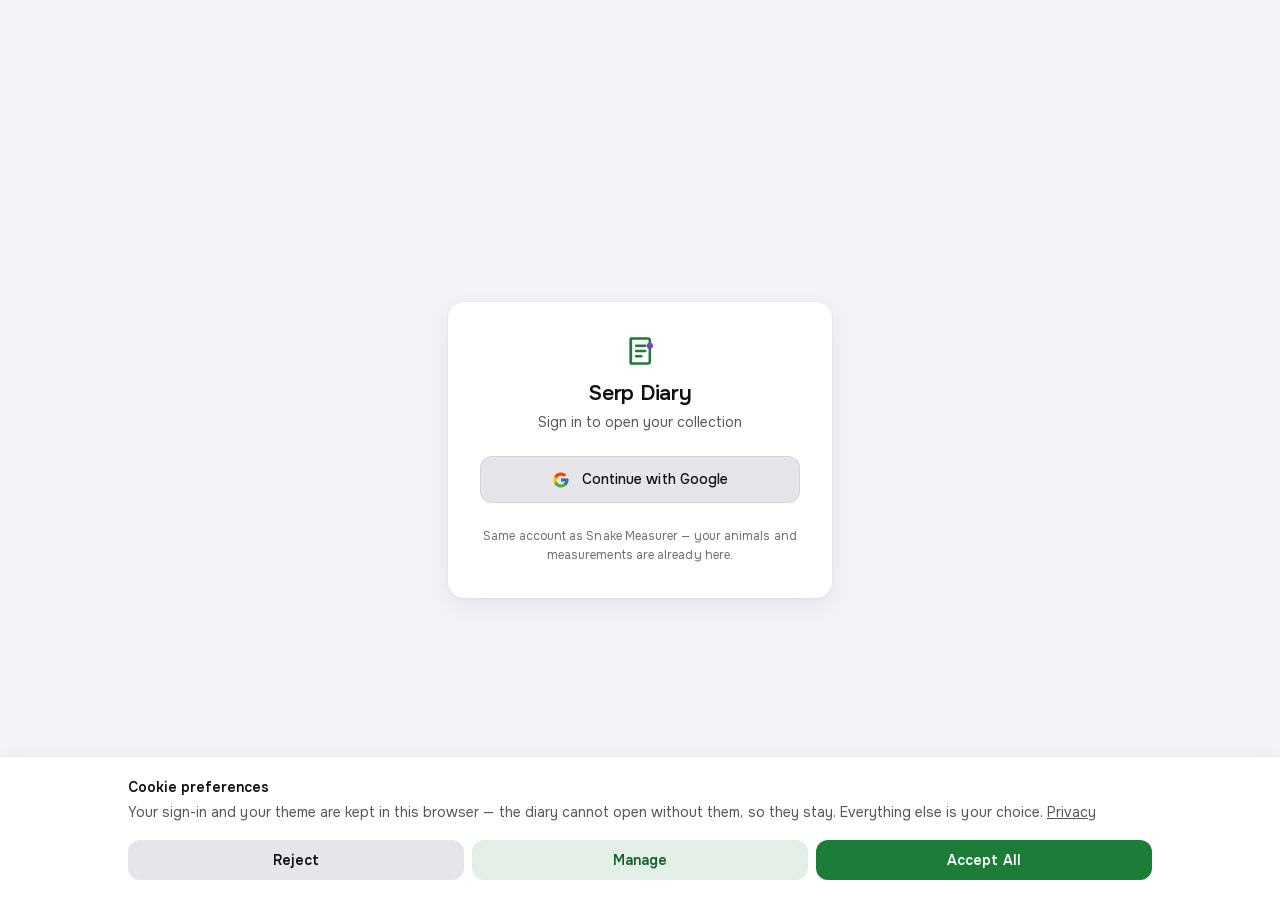
<file: signin/index.html>
<!DOCTYPE html><html lang="en" class="onest_e27fa48b-module__pI2lYq__variable geist_mono_8d43a2aa-module__8Li5zG__variable h-full antialiased"><head><meta charSet="utf-8"/><meta name="viewport" content="width=device-width, initial-scale=1, viewport-fit=cover"/><link rel="preload" href="/_next/static/media/797e433ab948586e-s.p.0r6juujl39pe6.woff2" as="font" crossorigin="" type="font/woff2"/><link rel="preload" href="/_next/static/media/8800dfc60902df36-s.p.2sla2yow9-9p_.woff2" as="font" crossorigin="" type="font/woff2"/><link rel="stylesheet" href="/_next/static/chunks/29qk5d-umcxk2.css" data-precedence="next"/><link rel="preload" as="script" fetchPriority="low" href="/_next/static/chunks/0e3g6twhbi6ws.js"/><script src="/_next/static/chunks/27jktro2p5rq9.js" async=""></script><script src="/_next/static/chunks/3rxl-jt3pdxgx.js" async=""></script><script src="/_next/static/chunks/3_sun07va3zfn.js" async=""></script><script src="/_next/static/chunks/turbopack-3le4cccgtx9dz.js" async=""></script><script src="/_next/static/chunks/0g3z2msmm54zt.js" async=""></script><script src="/_next/static/chunks/2nb8a6cgd4v97.js" async=""></script><script src="/_next/static/chunks/36hyxke9sawn1.js" async=""></script><script src="/_next/static/chunks/1h1nzrer3bhhh.js" async=""></script><script src="/_next/static/chunks/1-8s9_t85wwr4.js" async=""></script><script src="/_next/static/chunks/1z_8g33a7tgm_.js" async=""></script><meta name="next-size-adjust" content=""/><title>Serp Diary — Reptile &amp; Invertebrate Husbandry Diary</title><meta name="description" content="Track feedings, sheds, weights and growth for every snake, lizard, gecko, turtle, amphibian and tarantula you keep. Start with no account and nothing to fill in. Share the log with your keepers; lengths arrive from Snake Measurer on their own."/><meta name="application-name" content="Serp Diary"/><meta name="keywords" content="reptile diary,snake feeding tracker,shed log,reptile weight chart,husbandry app,tarantula log,gecko tracker"/><meta name="robots" content="index, follow"/><meta property="og:title" content="Serp Diary — Reptile &amp; Invertebrate Husbandry Diary"/><meta property="og:description" content="Track feedings, sheds, weights and growth for every snake, lizard, gecko, turtle, amphibian and tarantula you keep. Start with no account and nothing to fill in. Share the log with your keepers; lengths arrive from Snake Measurer on their own."/><meta property="og:url" content="https://serpdiary.com/"/><meta property="og:site_name" content="Serp Diary"/><meta property="og:locale" content="en_US"/><meta property="og:image" content="https://serpdiary.com/og.png"/><meta property="og:image:width" content="1200"/><meta property="og:image:height" content="630"/><meta property="og:image:alt" content="Serp Diary"/><meta property="og:type" content="website"/><meta name="twitter:card" content="summary_large_image"/><meta name="twitter:title" content="Serp Diary — Reptile &amp; Invertebrate Husbandry Diary"/><meta name="twitter:description" content="Track feedings, sheds, weights and growth for every snake, lizard, gecko, turtle, amphibian and tarantula you keep. Start with no account and nothing to fill in. Share the log with your keepers; lengths arrive from Snake Measurer on their own."/><meta name="twitter:image" content="https://serpdiary.com/og.png"/><link rel="icon" href="/favicon.ico?favicon.2vob68tjqpejf.ico" sizes="256x256" type="image/x-icon"/><link rel="icon" href="/icon.svg?icon.01f0us8lqo3r4.svg" sizes="any" type="image/svg+xml"/><script>document.documentElement.classList.add('js')</script><script src="/_next/static/chunks/0cz1d0mv5g_q7.js" noModule=""></script></head><body class="min-h-full flex flex-col"><div hidden=""><!--$--><!--/$--></div><script>((a,b,c,d,e,f,g,h)=>{let i=document.documentElement,j=["light","dark"];function k(b){var c;(Array.isArray(a)?a:[a]).forEach(a=>{let c="class"===a,d=c&&f?e.map(a=>f[a]||a):e;c?(i.classList.remove(...d),i.classList.add(f&&f[b]?f[b]:b)):i.setAttribute(a,b)}),c=b,h&&j.includes(c)&&(i.style.colorScheme=c)}if(d)k(d);else try{let a=localStorage.getItem(b)||c,d=g&&"system"===a?window.matchMedia("(prefers-color-scheme: dark)").matches?"dark":"light":a;k(d)}catch(a){}})("class","theme","light",null,["light","dark"],null,true,true)</script><!--$!--><template data-dgst="BAILOUT_TO_CLIENT_SIDE_RENDERING"></template><!--/$--><!--$--><!--/$--><script src="/_next/static/chunks/0e3g6twhbi6ws.js" id="_R_" async=""></script><script>(self.__next_f=self.__next_f||[]).push([0])</script><script>self.__next_f.push([1,"1:\"$Sreact.fragment\"\n2:I[44636,[\"/_next/static/chunks/0g3z2msmm54zt.js\",\"/_next/static/chunks/2nb8a6cgd4v97.js\",\"/_next/static/chunks/36hyxke9sawn1.js\",\"/_next/static/chunks/1h1nzrer3bhhh.js\",\"/_next/static/chunks/1-8s9_t85wwr4.js\"],\"Providers\"]\n3:I[39756,[\"/_next/static/chunks/0g3z2msmm54zt.js\",\"/_next/static/chunks/2nb8a6cgd4v97.js\",\"/_next/static/chunks/36hyxke9sawn1.js\",\"/_next/static/chunks/1h1nzrer3bhhh.js\",\"/_next/static/chunks/1-8s9_t85wwr4.js\"],\"default\"]\n4:I[37457,[\"/_next/static/chunks/0g3z2msmm54zt.js\",\"/_next/static/chunks/2nb8a6cgd4v97.js\",\"/_next/static/chunks/36hyxke9sawn1.js\",\"/_next/static/chunks/1h1nzrer3bhhh.js\",\"/_next/static/chunks/1-8s9_t85wwr4.js\"],\"default\"]\n5:I[22016,[\"/_next/static/chunks/0g3z2msmm54zt.js\",\"/_next/static/chunks/2nb8a6cgd4v97.js\",\"/_next/static/chunks/36hyxke9sawn1.js\",\"/_next/static/chunks/1h1nzrer3bhhh.js\",\"/_next/static/chunks/1-8s9_t85wwr4.js\"],\"\"]\n6:I[47257,[\"/_next/static/chunks/0g3z2msmm54zt.js\",\"/_next/static/chunks/2nb8a6cgd4v97.js\",\"/_next/static/chunks/36hyxke9sawn1.js\",\"/_next/static/chunks/1h1nzrer3bhhh.js\",\"/_next/static/chunks/1-8s9_t85wwr4.js\"],\"ClientPageRoot\"]\n7:I[97339,[\"/_next/static/chunks/0g3z2msmm54zt.js\",\"/_next/static/chunks/2nb8a6cgd4v97.js\",\"/_next/static/chunks/36hyxke9sawn1.js\",\"/_next/static/chunks/1h1nzrer3bhhh.js\",\"/_next/static/chunks/1-8s9_t85wwr4.js\",\"/_next/static/chunks/1z_8g33a7tgm_.js\"],\"default\"]\na:I[97367,[\"/_next/static/chunks/0g3z2msmm54zt.js\",\"/_next/static/chunks/2nb8a6cgd4v97.js\",\"/_next/static/chunks/36hyxke9sawn1.js\",\"/_next/static/chunks/1h1nzrer3bhhh.js\",\"/_next/static/chunks/1-8s9_t85wwr4.js\"],\"OutletBoundary\"]\nb:\"$Sreact.suspense\"\ne:I[97367,[\"/_next/static/chunks/0g3z2msmm54zt.js\",\"/_next/static/chunks/2nb8a6cgd4v97.js\",\"/_next/static/chunks/36hyxke9sawn1.js\",\"/_next/static/chunks/1h1nzrer3bhhh.js\",\"/_next/static/chunks/1-8s9_t85wwr4.js\"],\"ViewportBoundary\"]\n10:I[97367,[\"/_next/static/chunks/0g3z2msmm54zt.js\",\"/_next/static/chunks/2nb8a6cgd4v97.js\",\"/_next/static/chunks/36hyxke9sawn1.js\",\"/_next/static/chunks/1h1nzrer3bhhh.js\",\"/_next/static/chunks/1-8s9_t85wwr4.js\"],\"MetadataBoundary\"]\n12:I[68027,[\"/_next/static/chunks/0g3z2msmm54zt.js\",\"/_next/static/chunks/2nb8a6cgd4v97.js\",\"/_next/static/chunks/36hyxke9sawn1.js\",\"/_next/static/chunks/1h1nzrer3bhhh.js\",\"/_next/static/chunks/1-8s9_t85wwr4.js\"],\"default\",1]\n:HL[\"/_next/static/chunks/29qk5d-umcxk2.css\",\"style\"]\n:HL[\"/_next/static/media/797e433ab948586e-s.p.0r6juujl39pe6.woff2\",\"font\",{\"crossOrigin\":\"\",\"type\":\"font/woff2\"}]\n:HL[\"/_next/static/media/8800dfc60902df36-s.p.2sla2yow9-9p_.woff2\",\"font\",{\"crossOrigin\":\"\",\"type\":\"font/woff2\"}]\n"])</script><script>self.__next_f.push([1,"0:{\"P\":null,\"c\":[\"\",\"signin\",\"\"],\"q\":\"\",\"i\":false,\"f\":[[[\"\",{\"children\":[\"signin\",{\"children\":[\"__PAGE__\",{}]}]},\"$undefined\",\"$undefined\",16],[[\"$\",\"$1\",\"c\",{\"children\":[[[\"$\",\"link\",\"0\",{\"rel\":\"stylesheet\",\"href\":\"/_next/static/chunks/29qk5d-umcxk2.css\",\"precedence\":\"next\",\"crossOrigin\":\"$undefined\",\"nonce\":\"$undefined\"}],[\"$\",\"script\",\"script-0\",{\"src\":\"/_next/static/chunks/0g3z2msmm54zt.js\",\"async\":true,\"nonce\":\"$undefined\"}],[\"$\",\"script\",\"script-1\",{\"src\":\"/_next/static/chunks/2nb8a6cgd4v97.js\",\"async\":true,\"nonce\":\"$undefined\"}],[\"$\",\"script\",\"script-2\",{\"src\":\"/_next/static/chunks/36hyxke9sawn1.js\",\"async\":true,\"nonce\":\"$undefined\"}],[\"$\",\"script\",\"script-3\",{\"src\":\"/_next/static/chunks/1h1nzrer3bhhh.js\",\"async\":true,\"nonce\":\"$undefined\"}],[\"$\",\"script\",\"script-4\",{\"src\":\"/_next/static/chunks/1-8s9_t85wwr4.js\",\"async\":true,\"nonce\":\"$undefined\"}]],[\"$\",\"html\",null,{\"lang\":\"en\",\"className\":\"onest_e27fa48b-module__pI2lYq__variable geist_mono_8d43a2aa-module__8Li5zG__variable h-full antialiased\",\"suppressHydrationWarning\":true,\"children\":[[\"$\",\"head\",null,{\"children\":[\"$\",\"script\",null,{\"dangerouslySetInnerHTML\":{\"__html\":\"document.documentElement.classList.add('js')\"}}]}],[\"$\",\"body\",null,{\"className\":\"min-h-full flex flex-col\",\"children\":[\"$\",\"$L2\",null,{\"children\":[\"$\",\"$L3\",null,{\"parallelRouterKey\":\"children\",\"error\":\"$undefined\",\"errorStyles\":\"$undefined\",\"errorScripts\":\"$undefined\",\"template\":[\"$\",\"$L4\",null,{}],\"templateStyles\":\"$undefined\",\"templateScripts\":\"$undefined\",\"notFound\":[[\"$\",\"main\",null,{\"className\":\"flex flex-1 flex-col items-center justify-center px-6 py-24 text-center\",\"children\":[[\"$\",\"p\",null,{\"className\":\"text-xs font-semibold uppercase tracking-wider text-fg-tertiary\",\"children\":\"404\"}],[\"$\",\"h1\",null,{\"className\":\"mt-2 text-2xl font-bold tracking-tight\",\"children\":\"This page slithered away\"}],[\"$\",\"p\",null,{\"className\":\"mt-3 max-w-sm text-sm text-fg-secondary\",\"children\":\"The link may be old, or the animal it pointed to was removed.\"}],[\"$\",\"$L5\",null,{\"href\":\"/\",\"className\":\"mt-6 rounded-[var(--radius-control)] bg-accent px-5 py-2.5 text-sm font-semibold text-on-accent transition hover:bg-accent-pressed\",\"children\":\"Back to Serp Diary\"}]]}],[]],\"forbidden\":\"$undefined\",\"unauthorized\":\"$undefined\"}]}]}]]}]]}],{\"children\":[[\"$\",\"$1\",\"c\",{\"children\":[null,[\"$\",\"$L3\",null,{\"parallelRouterKey\":\"children\",\"error\":\"$undefined\",\"errorStyles\":\"$undefined\",\"errorScripts\":\"$undefined\",\"template\":[\"$\",\"$L4\",null,{}],\"templateStyles\":\"$undefined\",\"templateScripts\":\"$undefined\",\"notFound\":\"$undefined\",\"forbidden\":\"$undefined\",\"unauthorized\":\"$undefined\"}]]}],{\"children\":[[\"$\",\"$1\",\"c\",{\"children\":[[\"$\",\"$L6\",null,{\"Component\":\"$7\",\"serverProvidedParams\":{\"searchParams\":{},\"params\":{},\"promises\":[\"$@8\",\"$@9\"]}}],[[\"$\",\"script\",\"script-0\",{\"src\":\"/_next/static/chunks/1z_8g33a7tgm_.js\",\"async\":true,\"nonce\":\"$undefined\"}]],[\"$\",\"$La\",null,{\"children\":[\"$\",\"$b\",null,{\"name\":\"Next.MetadataOutlet\",\"children\":\"$@c\"}]}]]}],{},null,false,null]},null,false,\"$@d\"]},null,false,null],[\"$\",\"$1\",\"h\",{\"children\":[null,[\"$\",\"$Le\",null,{\"children\":\"$Lf\"}],[\"$\",\"div\",null,{\"hidden\":true,\"children\":[\"$\",\"$L10\",null,{\"children\":[\"$\",\"$b\",null,{\"name\":\"Next.Metadata\",\"children\":\"$L11\"}]}]}],[\"$\",\"meta\",null,{\"name\":\"next-size-adjust\",\"content\":\"\"}]]}],false]],\"m\":\"$undefined\",\"G\":[\"$12\",[[\"$\",\"link\",\"0\",{\"rel\":\"stylesheet\",\"href\":\"/_next/static/chunks/29qk5d-umcxk2.css\",\"precedence\":\"next\",\"crossOrigin\":\"$undefined\",\"nonce\":\"$undefined\"}]]],\"S\":true,\"h\":null,\"s\":\"$undefined\",\"l\":\"$undefined\",\"p\":\"$undefined\",\"d\":\"$undefined\",\"b\":\"OePIfhKhb-H3mVHdMP1Ic\"}\n"])</script><script>self.__next_f.push([1,"13:[]\nd:\"$W13\"\n8:{}\n9:\"$0:f:0:1:1:children:1:children:0:props:children:0:props:serverProvidedParams:params\"\n"])</script><script>self.__next_f.push([1,"f:[[\"$\",\"meta\",\"0\",{\"charSet\":\"utf-8\"}],[\"$\",\"meta\",\"1\",{\"name\":\"viewport\",\"content\":\"width=device-width, initial-scale=1, viewport-fit=cover\"}]]\n"])</script><script>self.__next_f.push([1,"14:I[27201,[\"/_next/static/chunks/0g3z2msmm54zt.js\",\"/_next/static/chunks/2nb8a6cgd4v97.js\",\"/_next/static/chunks/36hyxke9sawn1.js\",\"/_next/static/chunks/1h1nzrer3bhhh.js\",\"/_next/static/chunks/1-8s9_t85wwr4.js\"],\"IconMark\"]\nc:null\n"])</script><script>self.__next_f.push([1,"11:[[\"$\",\"title\",\"0\",{\"children\":\"Serp Diary — Reptile \u0026 Invertebrate Husbandry Diary\"}],[\"$\",\"meta\",\"1\",{\"name\":\"description\",\"content\":\"Track feedings, sheds, weights and growth for every snake, lizard, gecko, turtle, amphibian and tarantula you keep. Start with no account and nothing to fill in. Share the log with your keepers; lengths arrive from Snake Measurer on their own.\"}],[\"$\",\"meta\",\"2\",{\"name\":\"application-name\",\"content\":\"Serp Diary\"}],[\"$\",\"meta\",\"3\",{\"name\":\"keywords\",\"content\":\"reptile diary,snake feeding tracker,shed log,reptile weight chart,husbandry app,tarantula log,gecko tracker\"}],[\"$\",\"meta\",\"4\",{\"name\":\"robots\",\"content\":\"index, follow\"}],[\"$\",\"meta\",\"5\",{\"property\":\"og:title\",\"content\":\"Serp Diary — Reptile \u0026 Invertebrate Husbandry Diary\"}],[\"$\",\"meta\",\"6\",{\"property\":\"og:description\",\"content\":\"Track feedings, sheds, weights and growth for every snake, lizard, gecko, turtle, amphibian and tarantula you keep. Start with no account and nothing to fill in. Share the log with your keepers; lengths arrive from Snake Measurer on their own.\"}],[\"$\",\"meta\",\"7\",{\"property\":\"og:url\",\"content\":\"https://serpdiary.com/\"}],[\"$\",\"meta\",\"8\",{\"property\":\"og:site_name\",\"content\":\"Serp Diary\"}],[\"$\",\"meta\",\"9\",{\"property\":\"og:locale\",\"content\":\"en_US\"}],[\"$\",\"meta\",\"10\",{\"property\":\"og:image\",\"content\":\"https://serpdiary.com/og.png\"}],[\"$\",\"meta\",\"11\",{\"property\":\"og:image:width\",\"content\":\"1200\"}],[\"$\",\"meta\",\"12\",{\"property\":\"og:image:height\",\"content\":\"630\"}],[\"$\",\"meta\",\"13\",{\"property\":\"og:image:alt\",\"content\":\"Serp Diary\"}],[\"$\",\"meta\",\"14\",{\"property\":\"og:type\",\"content\":\"website\"}],[\"$\",\"meta\",\"15\",{\"name\":\"twitter:card\",\"content\":\"summary_large_image\"}],[\"$\",\"meta\",\"16\",{\"name\":\"twitter:title\",\"content\":\"Serp Diary — Reptile \u0026 Invertebrate Husbandry Diary\"}],[\"$\",\"meta\",\"17\",{\"name\":\"twitter:description\",\"content\":\"Track feedings, sheds, weights and growth for every snake, lizard, gecko, turtle, amphibian and tarantula you keep. Start with no account and nothing to fill in. Share the log with your keepers; lengths arrive from Snake Measurer on their own.\"}],[\"$\",\"meta\",\"18\",{\"name\":\"twitter:image\",\"content\":\"https://serpdiary.com/og.png\"}],[\"$\",\"link\",\"19\",{\"rel\":\"icon\",\"href\":\"/favicon.ico?favicon.2vob68tjqpejf.ico\",\"sizes\":\"256x256\",\"type\":\"image/x-icon\"}],[\"$\",\"link\",\"20\",{\"rel\":\"icon\",\"href\":\"/icon.svg?icon.01f0us8lqo3r4.svg\",\"sizes\":\"any\",\"type\":\"image/svg+xml\"}],[\"$\",\"$L14\",\"21\",{}]]\n"])</script></body></html>
</file>
<file: _next/static/chunks/29qk5d-umcxk2.css>
@font-face{font-family:Onest;font-style:normal;font-weight:100 900;font-display:swap;src:url(../media/4084ce120da2621a-s.0for97nelvzih.woff2)format("woff2");unicode-range:U+460-52F,U+1C80-1C8A,U+20B4,U+2DE0-2DFF,U+A640-A69F,U+FE2E-FE2F}@font-face{font-family:Onest;font-style:normal;font-weight:100 900;font-display:swap;src:url(../media/16d91c780434f2ce-s.0y1w0k24nk0rl.woff2)format("woff2");unicode-range:U+301,U+400-45F,U+490-491,U+4B0-4B1,U+2116}@font-face{font-family:Onest;font-style:normal;font-weight:100 900;font-display:swap;src:url(../media/a45e4938f2a14ebd-s.3e-lg5zbsykpq.woff2)format("woff2");unicode-range:U+302-303,U+305,U+307-308,U+310,U+312,U+315,U+31A,U+326-327,U+32C,U+32F-330,U+332-333,U+338,U+33A,U+346,U+34D,U+391-3A1,U+3A3-3A9,U+3B1-3C9,U+3D1,U+3D5-3D6,U+3F0-3F1,U+3F4-3F5,U+2016-2017,U+2034-2038,U+203C,U+2040,U+2043,U+2047,U+2050,U+2057,U+205F,U+2070-2071,U+2074-209F,U+20D0-20DC,U+20E1,U+20E5-20EF,U+2100-2112,U+2114-2115,U+2117-2121,U+2123-214F,U+2190,U+2192,U+2194-21AE,U+21B0-21E5,U+21F1-21F2,U+21F4-2211,U+2213-2214,U+2216-22FF,U+2308-230B,U+2310,U+2319,U+231C-2321,U+2336-237A,U+237C,U+2395,U+239B-23B7,U+23D0,U+23DC-23E1,U+2474-2475,U+25AF,U+25B3,U+25B7,U+25BD,U+25C1,U+25CA,U+25CC,U+25FB,U+266D-266F,U+27C0-27FF,U+2900-2AFF,U+2B0E-2B11,U+2B30-2B4C,U+2BFE,U+3030,U+FF5B,U+FF5D,U+1D400-1D7FF,U+1EE??}@font-face{font-family:Onest;font-style:normal;font-weight:100 900;font-display:swap;src:url(../media/611a8bd7707cff25-s.1vqdc5lvrb4tb.woff2)format("woff2");unicode-range:U+1-C,U+E-1F,U+7F-9F,U+20DD-20E0,U+20E2-20E4,U+2150-218F,U+2190,U+2192,U+2194-2199,U+21AF,U+21E6-21F0,U+21F3,U+2218-2219,U+2299,U+22C4-22C6,U+2300-243F,U+2440-244A,U+2460-24FF,U+25A0-27BF,U+28??,U+2921-2922,U+2981,U+29BF,U+29EB,U+2B??,U+4DC0-4DFF,U+FFF9-FFFB,U+10140-1018E,U+10190-1019C,U+101A0,U+101D0-101FD,U+102E0-102FB,U+10E60-10E7E,U+1D2C0-1D2D3,U+1D2E0-1D37F,U+1F0??,U+1F100-1F1AE,U+1F1E6-1F1FF,U+1F30D-1F30F,U+1F315,U+1F31C,U+1F31E,U+1F320-1F32C,U+1F336,U+1F378,U+1F37D,U+1F382,U+1F393-1F39F,U+1F3A7-1F3A8,U+1F3AC-1F3AF,U+1F3C2,U+1F3C4-1F3C6,U+1F3CA-1F3CE,U+1F3D4-1F3E0,U+1F3ED,U+1F3F1-1F3F3,U+1F3F5-1F3F7,U+1F408,U+1F415,U+1F41F,U+1F426,U+1F43F,U+1F441-1F442,U+1F444,U+1F446-1F449,U+1F44C-1F44E,U+1F453,U+1F46A,U+1F47D,U+1F4A3,U+1F4B0,U+1F4B3,U+1F4B9,U+1F4BB,U+1F4BF,U+1F4C8-1F4CB,U+1F4D6,U+1F4DA,U+1F4DF,U+1F4E3-1F4E6,U+1F4EA-1F4ED,U+1F4F7,U+1F4F9-1F4FB,U+1F4FD-1F4FE,U+1F503,U+1F507-1F50B,U+1F50D,U+1F512-1F513,U+1F53E-1F54A,U+1F54F-1F5FA,U+1F610,U+1F650-1F67F,U+1F687,U+1F68D,U+1F691,U+1F694,U+1F698,U+1F6AD,U+1F6B2,U+1F6B9-1F6BA,U+1F6BC,U+1F6C6-1F6CF,U+1F6D3-1F6D7,U+1F6E0-1F6EA,U+1F6F0-1F6F3,U+1F6F7-1F6FC,U+1F700-1F80B,U+1F810-1F847,U+1F850-1F859,U+1F860-1F887,U+1F890-1F8AD,U+1F8B0-1F8BB,U+1F8C0-1F8C1,U+1F8D0-1F8D8,U+1F900-1F90B,U+1F93B,U+1F946,U+1F984,U+1F996,U+1F9E9,U+1FA00-1FA6F,U+1FA70-1FA7C,U+1FA80-1FAC6,U+1FAC8,U+1FACC-1FADD,U+1FADF-1FAEB,U+1FAEF-1FAFA,U+1FB??}@font-face{font-family:Onest;font-style:normal;font-weight:100 900;font-display:swap;src:url(../media/4d81d00cb6dc755c-s.3j7br4w5g0o3h.woff2)format("woff2");unicode-range:U+102-103,U+110-111,U+128-129,U+168-169,U+1A0-1A1,U+1AF-1B0,U+300-301,U+303-304,U+308-309,U+323,U+329,U+1EA0-1EF9,U+20AB}@font-face{font-family:Onest;font-style:normal;font-weight:100 900;font-display:swap;src:url(../media/ef79401ea952b7f0-s.0t4d9turf_6_x.woff2)format("woff2");unicode-range:U+100-2BA,U+2BD-2C5,U+2C7-2CC,U+2CE-2D7,U+2DD-2FF,U+304,U+308,U+329,U+1D00-1DBF,U+1E00-1E9F,U+1EF2-1EFF,U+2020,U+20A0-20AB,U+20AD-20C4,U+2113,U+2C60-2C7F,U+A720-A7FF}@font-face{font-family:Onest;font-style:normal;font-weight:100 900;font-display:swap;src:url(../media/8800dfc60902df36-s.p.2sla2yow9-9p_.woff2)format("woff2");unicode-range:U+??,U+131,U+152-153,U+2BB-2BC,U+2C6,U+2DA,U+2DC,U+304,U+308,U+329,U+2000-206F,U+20AC,U+2122,U+2191,U+2193,U+2212,U+2215,U+FEFF,U+FFFD}@font-face{font-family:Onest Fallback;src:local(Arial);ascent-override:92.2%;descent-override:28.99%;line-gap-override:0.0%;size-adjust:105.2%}.onest_e27fa48b-module__pI2lYq__className{font-family:Onest,Onest Fallback;font-style:normal}.onest_e27fa48b-module__pI2lYq__variable{--font-sans-brand:"Onest", "Onest Fallback"}
@font-face{font-family:Geist Mono;font-style:normal;font-weight:100 900;font-display:swap;src:url(../media/5ce348bf30bf5439-s.31988l_ccedte.woff2)format("woff2");unicode-range:U+460-52F,U+1C80-1C8A,U+20B4,U+2DE0-2DFF,U+A640-A69F,U+FE2E-FE2F}@font-face{font-family:Geist Mono;font-style:normal;font-weight:100 900;font-display:swap;src:url(../media/4fa387ec64143e14-s.2tuy5pz7dlieh.woff2)format("woff2");unicode-range:U+301,U+400-45F,U+490-491,U+4B0-4B1,U+2116}@font-face{font-family:Geist Mono;font-style:normal;font-weight:100 900;font-display:swap;src:url(../media/6306c77e7c8268e4-s.2dbetqa9o8jxf.woff2)format("woff2");unicode-range:U+2000-2001,U+2004-2008,U+200A,U+23B8-23BD,U+2500-259F}@font-face{font-family:Geist Mono;font-style:normal;font-weight:100 900;font-display:swap;src:url(../media/7d817b4c03b0c5f1-s.1uyisp29ctx0d.woff2)format("woff2");unicode-range:U+102-103,U+110-111,U+128-129,U+168-169,U+1A0-1A1,U+1AF-1B0,U+300-301,U+303-304,U+308-309,U+323,U+329,U+1EA0-1EF9,U+20AB}@font-face{font-family:Geist Mono;font-style:normal;font-weight:100 900;font-display:swap;src:url(../media/bbc41e54d2fcbd21-s.1rgnod-3esatf.woff2)format("woff2");unicode-range:U+100-2BA,U+2BD-2C5,U+2C7-2CC,U+2CE-2D7,U+2DD-2FF,U+304,U+308,U+329,U+1D00-1DBF,U+1E00-1E9F,U+1EF2-1EFF,U+2020,U+20A0-20AB,U+20AD-20C4,U+2113,U+2C60-2C7F,U+A720-A7FF}@font-face{font-family:Geist Mono;font-style:normal;font-weight:100 900;font-display:swap;src:url(../media/797e433ab948586e-s.p.0r6juujl39pe6.woff2)format("woff2");unicode-range:U+??,U+131,U+152-153,U+2BB-2BC,U+2C6,U+2DA,U+2DC,U+304,U+308,U+329,U+2000-206F,U+20AC,U+2122,U+2191,U+2193,U+2212,U+2215,U+FEFF,U+FFFD}@font-face{font-family:Geist Mono Fallback;src:local(Arial);ascent-override:74.67%;descent-override:21.92%;line-gap-override:0.0%;size-adjust:134.59%}.geist_mono_8d43a2aa-module__8Li5zG__className{font-family:Geist Mono,Geist Mono Fallback;font-style:normal}.geist_mono_8d43a2aa-module__8Li5zG__variable{--font-geist-mono:"Geist Mono", "Geist Mono Fallback"}
@layer properties{@supports (((-webkit-hyphens:none)) and (not (margin-trim:inline))) or ((-moz-orient:inline) and (not (color:rgb(from red r g b)))){*,:before,:after,::backdrop{--tw-translate-x:0;--tw-translate-y:0;--tw-translate-z:0;--tw-rotate-x:initial;--tw-rotate-y:initial;--tw-rotate-z:initial;--tw-skew-x:initial;--tw-skew-y:initial;--tw-space-y-reverse:0;--tw-border-style:solid;--tw-leading:initial;--tw-font-weight:initial;--tw-tracking:initial;--tw-shadow:0 0 #0000;--tw-shadow-color:initial;--tw-shadow-alpha:100%;--tw-inset-shadow:0 0 #0000;--tw-inset-shadow-color:initial;--tw-inset-shadow-alpha:100%;--tw-ring-color:initial;--tw-ring-shadow:0 0 #0000;--tw-inset-ring-color:initial;--tw-inset-ring-shadow:0 0 #0000;--tw-ring-inset:initial;--tw-ring-offset-width:0px;--tw-ring-offset-color:#fff;--tw-ring-offset-shadow:0 0 #0000;--tw-outline-style:solid;--tw-blur:initial;--tw-brightness:initial;--tw-contrast:initial;--tw-grayscale:initial;--tw-hue-rotate:initial;--tw-invert:initial;--tw-opacity:initial;--tw-saturate:initial;--tw-sepia:initial;--tw-drop-shadow:initial;--tw-drop-shadow-color:initial;--tw-drop-shadow-alpha:100%;--tw-drop-shadow-size:initial;--tw-backdrop-blur:initial;--tw-backdrop-brightness:initial;--tw-backdrop-contrast:initial;--tw-backdrop-grayscale:initial;--tw-backdrop-hue-rotate:initial;--tw-backdrop-invert:initial;--tw-backdrop-opacity:initial;--tw-backdrop-saturate:initial;--tw-backdrop-sepia:initial}}}@layer theme{:root,:host{--color-black:#000;--color-white:#fff;--spacing:.25rem;--container-sm:24rem;--container-md:28rem;--container-lg:32rem;--container-xl:36rem;--container-2xl:42rem;--container-3xl:48rem;--container-5xl:64rem;--container-6xl:72rem;--text-xs:.75rem;--text-xs--line-height:1.34;--text-sm:.875rem;--text-sm--line-height:1.45;--text-base:1rem;--text-base--line-height:1.55;--text-lg:1.125rem;--text-lg--line-height:1.45;--text-xl:1.3125rem;--text-xl--line-height:1.33;--text-2xl:1.5rem;--text-2xl--line-height:1.25;--text-3xl:1.875rem;--text-3xl--line-height:1.18;--text-4xl:2.25rem;--text-4xl--line-height:1.12;--text-5xl:3rem;--text-5xl--line-height:1.06;--text-6xl:3.75rem;--text-6xl--line-height:1.02;--font-weight-normal:400;--font-weight-medium:500;--font-weight-semibold:600;--font-weight-bold:700;--tracking-tight:-.025em;--tracking-wider:.05em;--leading-tight:1.25;--leading-relaxed:1.625;--radius-xl:.75rem;--animate-spin:spin 1s linear infinite;--animate-pulse:pulse 2s cubic-bezier(.4, 0, .6, 1) infinite;--default-transition-duration:.15s;--default-transition-timing-function:cubic-bezier(.4, 0, .2, 1);--default-font-family:var(--font-sans-brand);--default-mono-font-family:var(--font-geist-mono);--radius-card:16px;--radius-control:12px;--shadow-card:var(--shadow);--text-xs--letter-spacing:.006em;--text-sm--letter-spacing:.002em;--text-base--letter-spacing:0em;--text-lg--letter-spacing:-.006em;--text-xl--letter-spacing:-.012em;--text-2xl--letter-spacing:-.017em;--text-3xl--letter-spacing:-.021em;--text-4xl--letter-spacing:-.024em;--text-5xl--letter-spacing:-.028em;--text-6xl--letter-spacing:-.03em}}@layer base{*,:after,:before,::backdrop{box-sizing:border-box;border:0 solid;margin:0;padding:0}::file-selector-button{box-sizing:border-box;border:0 solid;margin:0;padding:0}html,:host{-webkit-text-size-adjust:100%;tab-size:4;line-height:1.5;font-family:var(--default-font-family,ui-sans-serif, system-ui, sans-serif, "Apple Color Emoji", "Segoe UI Emoji", "Segoe UI Symbol", "Noto Color Emoji");font-feature-settings:var(--default-font-feature-settings,normal);font-variation-settings:var(--default-font-variation-settings,normal);-webkit-tap-highlight-color:transparent}hr{height:0;color:inherit;border-top-width:1px}abbr:where([title]){-webkit-text-decoration:underline dotted;text-decoration:underline dotted}h1,h2,h3,h4,h5,h6{font-size:inherit;font-weight:inherit}a{color:inherit;-webkit-text-decoration:inherit;-webkit-text-decoration:inherit;-webkit-text-decoration:inherit;-webkit-text-decoration:inherit;text-decoration:inherit}b,strong{font-weight:bolder}code,kbd,samp,pre{font-family:var(--default-mono-font-family,ui-monospace, SFMono-Regular, Menlo, Monaco, Consolas, "Liberation Mono", "Courier New", monospace);font-feature-settings:var(--default-mono-font-feature-settings,normal);font-variation-settings:var(--default-mono-font-variation-settings,normal);font-size:1em}small{font-size:80%}sub,sup{vertical-align:baseline;font-size:75%;line-height:0;position:relative}sub{bottom:-.25em}sup{top:-.5em}table{text-indent:0;border-color:inherit;border-collapse:collapse}:-moz-focusring{outline:auto}progress{vertical-align:baseline}summary{display:list-item}ol,ul,menu{list-style:none}img,svg,video,canvas,audio,iframe,embed,object{vertical-align:middle;display:block}img,video{max-width:100%;height:auto}button,input,select,optgroup,textarea{font:inherit;font-feature-settings:inherit;font-variation-settings:inherit;letter-spacing:inherit;color:inherit;opacity:1;background-color:#0000;border-radius:0}::file-selector-button{font:inherit;font-feature-settings:inherit;font-variation-settings:inherit;letter-spacing:inherit;color:inherit;opacity:1;background-color:#0000;border-radius:0}:where(select:is([multiple],[size])) optgroup{font-weight:bolder}:where(select:is([multiple],[size])) optgroup option{padding-inline-start:20px}::file-selector-button{margin-inline-end:4px}::placeholder{opacity:1}@supports (not ((-webkit-appearance:-apple-pay-button))) or (contain-intrinsic-size:1px){::placeholder{color:currentColor}@supports (color:color-mix(in lab, red, red)){::placeholder{color:color-mix(in oklab, currentcolor 50%, transparent)}}}textarea{resize:vertical}::-webkit-search-decoration{-webkit-appearance:none}::-webkit-date-and-time-value{min-height:1lh;text-align:inherit}::-webkit-datetime-edit{display:inline-flex}::-webkit-datetime-edit-fields-wrapper{padding:0}::-webkit-datetime-edit{padding-block:0}::-webkit-datetime-edit-year-field{padding-block:0}::-webkit-datetime-edit-month-field{padding-block:0}::-webkit-datetime-edit-day-field{padding-block:0}::-webkit-datetime-edit-hour-field{padding-block:0}::-webkit-datetime-edit-minute-field{padding-block:0}::-webkit-datetime-edit-second-field{padding-block:0}::-webkit-datetime-edit-millisecond-field{padding-block:0}::-webkit-datetime-edit-meridiem-field{padding-block:0}::-webkit-calendar-picker-indicator{line-height:1}:-moz-ui-invalid{box-shadow:none}button,input:where([type=button],[type=reset],[type=submit]){appearance:button}::file-selector-button{appearance:button}::-webkit-inner-spin-button{height:auto}::-webkit-outer-spin-button{height:auto}[hidden]:where(:not([hidden=until-found])){display:none!important}}@layer components;@layer utilities{.pointer-events-none{pointer-events:none}.invisible{visibility:hidden}.visible{visibility:visible}.sr-only{clip-path:inset(50%);white-space:nowrap;border-width:0;width:1px;height:1px;margin:-1px;padding:0;position:absolute;overflow:hidden}.absolute{position:absolute}.fixed{position:fixed}.relative{position:relative}.static{position:static}.sticky{position:sticky}.inset-0{inset:0}.inset-x-0{inset-inline:0}.inset-x-4{inset-inline:calc(var(--spacing) * 4)}.inset-x-\[-25\%\]{inset-inline:-25%}.top-0{top:0}.top-3{top:calc(var(--spacing) * 3)}.top-\[-20\%\]{top:-20%}.right-0{right:0}.right-6{right:calc(var(--spacing) * 6)}.bottom-0{bottom:0}.bottom-4{bottom:calc(var(--spacing) * 4)}.bottom-6{bottom:calc(var(--spacing) * 6)}.left-1\/2{left:50%}.-z-10{z-index:calc(10 * -1)}.z-20{z-index:20}.z-30{z-index:30}.z-40{z-index:40}.z-50{z-index:50}.col-span-2{grid-column:span 2/span 2}.container{width:100%}@media (min-width:40rem){.container{max-width:40rem}}@media (min-width:48rem){.container{max-width:48rem}}@media (min-width:64rem){.container{max-width:64rem}}@media (min-width:80rem){.container{max-width:80rem}}@media (min-width:96rem){.container{max-width:96rem}}.mx-auto{margin-inline:auto}.my-0{margin-block:0}.-mt-1{margin-top:calc(var(--spacing) * -1)}.mt-0{margin-top:0}.mt-0\.5{margin-top:calc(var(--spacing) * .5)}.mt-1{margin-top:var(--spacing)}.mt-1\.5{margin-top:calc(var(--spacing) * 1.5)}.mt-2{margin-top:calc(var(--spacing) * 2)}.mt-3{margin-top:calc(var(--spacing) * 3)}.mt-3\.5{margin-top:calc(var(--spacing) * 3.5)}.mt-4{margin-top:calc(var(--spacing) * 4)}.mt-5{margin-top:calc(var(--spacing) * 5)}.mt-6{margin-top:calc(var(--spacing) * 6)}.mt-7{margin-top:calc(var(--spacing) * 7)}.mt-8{margin-top:calc(var(--spacing) * 8)}.mt-10{margin-top:calc(var(--spacing) * 10)}.-mr-1{margin-right:calc(var(--spacing) * -1)}.-mr-1\.5{margin-right:calc(var(--spacing) * -1.5)}.mr-auto{margin-right:auto}.mb-1\.5{margin-bottom:calc(var(--spacing) * 1.5)}.mb-2{margin-bottom:calc(var(--spacing) * 2)}.mb-3{margin-bottom:calc(var(--spacing) * 3)}.mb-4{margin-bottom:calc(var(--spacing) * 4)}.mb-5{margin-bottom:calc(var(--spacing) * 5)}.mb-6{margin-bottom:calc(var(--spacing) * 6)}.-ml-1{margin-left:calc(var(--spacing) * -1)}.ml-2{margin-left:calc(var(--spacing) * 2)}.ml-auto{margin-left:auto}.block{display:block}.contents{display:contents}.flex{display:flex}.grid{display:grid}.hidden{display:none}.inline{display:inline}.inline-block{display:inline-block}.inline-flex{display:inline-flex}.h-1\.5{height:calc(var(--spacing) * 1.5)}.h-1\/2{height:50%}.h-2\.5{height:calc(var(--spacing) * 2.5)}.h-3{height:calc(var(--spacing) * 3)}.h-3\.5{height:calc(var(--spacing) * 3.5)}.h-4{height:calc(var(--spacing) * 4)}.h-5{height:calc(var(--spacing) * 5)}.h-6{height:calc(var(--spacing) * 6)}.h-7{height:calc(var(--spacing) * 7)}.h-8{height:calc(var(--spacing) * 8)}.h-9{height:calc(var(--spacing) * 9)}.h-10{height:calc(var(--spacing) * 10)}.h-11{height:calc(var(--spacing) * 11)}.h-12{height:calc(var(--spacing) * 12)}.h-14{height:calc(var(--spacing) * 14)}.h-28{height:calc(var(--spacing) * 28)}.h-32{height:calc(var(--spacing) * 32)}.h-40{height:calc(var(--spacing) * 40)}.h-64{height:calc(var(--spacing) * 64)}.h-\[42px\]{height:42px}.h-\[46px\]{height:46px}.h-\[560px\]{height:560px}.h-full{height:100%}.max-h-64{max-height:calc(var(--spacing) * 64)}.max-h-\[92dvh\]{max-height:92dvh}.min-h-0{min-height:0}.min-h-dvh{min-height:100dvh}.min-h-full{min-height:100%}.w-1\/2{width:50%}.w-4{width:calc(var(--spacing) * 4)}.w-5{width:calc(var(--spacing) * 5)}.w-6{width:calc(var(--spacing) * 6)}.w-7{width:calc(var(--spacing) * 7)}.w-8{width:calc(var(--spacing) * 8)}.w-9{width:calc(var(--spacing) * 9)}.w-11{width:calc(var(--spacing) * 11)}.w-12{width:calc(var(--spacing) * 12)}.w-14{width:calc(var(--spacing) * 14)}.w-16{width:calc(var(--spacing) * 16)}.w-20{width:calc(var(--spacing) * 20)}.w-24{width:calc(var(--spacing) * 24)}.w-32{width:calc(var(--spacing) * 32)}.w-40{width:calc(var(--spacing) * 40)}.w-44{width:calc(var(--spacing) * 44)}.w-60{width:calc(var(--spacing) * 60)}.w-72{width:calc(var(--spacing) * 72)}.w-\[46px\]{width:46px}.w-auto{width:auto}.w-fit{width:fit-content}.w-full{width:100%}.max-w-2xl{max-width:var(--container-2xl)}.max-w-3xl{max-width:var(--container-3xl)}.max-w-5xl{max-width:var(--container-5xl)}.max-w-6xl{max-width:var(--container-6xl)}.max-w-\[12rem\]{max-width:12rem}.max-w-\[390px\]{max-width:390px}.max-w-lg{max-width:var(--container-lg)}.max-w-md{max-width:var(--container-md)}.max-w-sm{max-width:var(--container-sm)}.max-w-xl{max-width:var(--container-xl)}.min-w-0{min-width:0}.min-w-40{min-width:calc(var(--spacing) * 40)}.min-w-48{min-width:calc(var(--spacing) * 48)}.flex-1{flex:1}.shrink-0{flex-shrink:0}.grow{flex-grow:1}.-translate-x-1\/2{--tw-translate-x:calc(calc(1 / 2 * 100%) * -1);translate:var(--tw-translate-x) var(--tw-translate-y)}.translate-y-2{--tw-translate-y:calc(var(--spacing) * 2);translate:var(--tw-translate-x) var(--tw-translate-y)}.rotate-180{rotate:180deg}.transform{transform:var(--tw-rotate-x,) var(--tw-rotate-y,) var(--tw-rotate-z,) var(--tw-skew-x,) var(--tw-skew-y,)}.animate-pulse{animation:var(--animate-pulse)}.animate-spin{animation:var(--animate-spin)}.cursor-pointer{cursor:pointer}.resize{resize:both}.scroll-mt-20{scroll-margin-top:calc(var(--spacing) * 20)}.grid-cols-1{grid-template-columns:repeat(1,minmax(0,1fr))}.grid-cols-2{grid-template-columns:repeat(2,minmax(0,1fr))}.flex-col{flex-direction:column}.flex-wrap{flex-wrap:wrap}.items-baseline{align-items:baseline}.items-center{align-items:center}.items-end{align-items:flex-end}.items-start{align-items:flex-start}.justify-between{justify-content:space-between}.justify-center{justify-content:center}.justify-end{justify-content:flex-end}.justify-start{justify-content:flex-start}.gap-0\.5{gap:calc(var(--spacing) * .5)}.gap-1{gap:var(--spacing)}.gap-1\.5{gap:calc(var(--spacing) * 1.5)}.gap-2{gap:calc(var(--spacing) * 2)}.gap-2\.5{gap:calc(var(--spacing) * 2.5)}.gap-3{gap:calc(var(--spacing) * 3)}.gap-3\.5{gap:calc(var(--spacing) * 3.5)}.gap-4{gap:calc(var(--spacing) * 4)}.gap-5{gap:calc(var(--spacing) * 5)}.gap-6{gap:calc(var(--spacing) * 6)}.gap-8{gap:calc(var(--spacing) * 8)}.gap-12{gap:calc(var(--spacing) * 12)}:where(.space-y-1>:not(:last-child)){--tw-space-y-reverse:0;margin-block-start:calc(var(--spacing) * var(--tw-space-y-reverse));margin-block-end:calc(var(--spacing) * calc(1 - var(--tw-space-y-reverse)))}:where(.space-y-1\.5>:not(:last-child)){--tw-space-y-reverse:0;margin-block-start:calc(calc(var(--spacing) * 1.5) * var(--tw-space-y-reverse));margin-block-end:calc(calc(var(--spacing) * 1.5) * calc(1 - var(--tw-space-y-reverse)))}:where(.space-y-2>:not(:last-child)){--tw-space-y-reverse:0;margin-block-start:calc(calc(var(--spacing) * 2) * var(--tw-space-y-reverse));margin-block-end:calc(calc(var(--spacing) * 2) * calc(1 - var(--tw-space-y-reverse)))}.gap-x-2{column-gap:calc(var(--spacing) * 2)}.gap-x-3{column-gap:calc(var(--spacing) * 3)}.gap-x-4{column-gap:calc(var(--spacing) * 4)}.gap-x-5{column-gap:calc(var(--spacing) * 5)}.gap-x-6{column-gap:calc(var(--spacing) * 6)}.gap-x-8{column-gap:calc(var(--spacing) * 8)}.gap-y-1{row-gap:var(--spacing)}.gap-y-1\.5{row-gap:calc(var(--spacing) * 1.5)}.gap-y-2{row-gap:calc(var(--spacing) * 2)}.gap-y-3{row-gap:calc(var(--spacing) * 3)}.truncate{text-overflow:ellipsis;white-space:nowrap;overflow:hidden}.overflow-hidden{overflow:hidden}.overflow-x-clip{overflow-x:clip}.overflow-y-auto{overflow-y:auto}.rounded{border-radius:.25rem}.rounded-\[1\.9rem\]{border-radius:1.9rem}.rounded-\[2\.4rem\]{border-radius:2.4rem}.rounded-\[6px\]{border-radius:6px}.rounded-\[8px\]{border-radius:8px}.rounded-\[9px\]{border-radius:9px}.rounded-\[10px\]{border-radius:10px}.rounded-\[11px\]{border-radius:11px}.rounded-\[var\(--radius-card\)\]{border-radius:var(--radius-card)}.rounded-\[var\(--radius-control\)\]{border-radius:var(--radius-control)}.rounded-full{border-radius:3.40282e38px}.rounded-xl{border-radius:var(--radius-xl)}.rounded-t-\[20px\]{border-top-left-radius:20px;border-top-right-radius:20px}.border{border-style:var(--tw-border-style);border-width:1px}.border-0{border-style:var(--tw-border-style);border-width:0}.border-2{border-style:var(--tw-border-style);border-width:2px}.border-y{border-block-style:var(--tw-border-style);border-block-width:1px}.border-t{border-top-style:var(--tw-border-style);border-top-width:1px}.border-t-2{border-top-style:var(--tw-border-style);border-top-width:2px}.border-b{border-bottom-style:var(--tw-border-style);border-bottom-width:1px}.border-dashed{--tw-border-style:dashed;border-style:dashed}.border-edge{border-color:var(--border)}.border-fg{border-color:var(--text-primary)}.border-transparent{border-color:#0000}.border-t-\[var\(--accent\)\]{border-top-color:var(--accent)}.bg-\[color-mix\(in_srgb\,var\(--danger\)_12\%\,transparent\)\]{background-color:var(--danger)}@supports (color:color-mix(in lab, red, red)){.bg-\[color-mix\(in_srgb\,var\(--danger\)_12\%\,transparent\)\]{background-color:color-mix(in srgb,var(--danger) 12%,transparent)}}.bg-\[color-mix\(in_srgb\,var\(--violet\)_14\%\,transparent\)\]{background-color:var(--violet)}@supports (color:color-mix(in lab, red, red)){.bg-\[color-mix\(in_srgb\,var\(--violet\)_14\%\,transparent\)\]{background-color:color-mix(in srgb,var(--violet) 14%,transparent)}}.bg-\[var\(--accent\)\]{background-color:var(--accent)}.bg-\[var\(--border\)\]{background-color:var(--border)}.bg-\[var\(--danger\)\]{background-color:var(--danger)}.bg-accent{background-color:var(--accent)}.bg-accent-soft{background-color:var(--accent-soft)}.bg-black\/50{background-color:#00000080}@supports (color:color-mix(in lab, red, red)){.bg-black\/50{background-color:color-mix(in oklab, var(--color-black) 50%, transparent)}}.bg-surface{background-color:var(--bg-secondary)}.bg-surface-2{background-color:var(--bg-tertiary)}.bg-transparent{background-color:#0000}.bg-violet{background-color:var(--violet)}.object-cover{object-fit:cover}.p-0{padding:0}.p-0\.5{padding:calc(var(--spacing) * .5)}.p-1{padding:var(--spacing)}.p-3{padding:calc(var(--spacing) * 3)}.p-3\.5{padding:calc(var(--spacing) * 3.5)}.p-4{padding:calc(var(--spacing) * 4)}.p-5{padding:calc(var(--spacing) * 5)}.p-6{padding:calc(var(--spacing) * 6)}.p-7{padding:calc(var(--spacing) * 7)}.p-8{padding:calc(var(--spacing) * 8)}.px-1{padding-inline:var(--spacing)}.px-2{padding-inline:calc(var(--spacing) * 2)}.px-2\.5{padding-inline:calc(var(--spacing) * 2.5)}.px-3{padding-inline:calc(var(--spacing) * 3)}.px-3\.5{padding-inline:calc(var(--spacing) * 3.5)}.px-4{padding-inline:calc(var(--spacing) * 4)}.px-5{padding-inline:calc(var(--spacing) * 5)}.px-6{padding-inline:calc(var(--spacing) * 6)}.px-7{padding-inline:calc(var(--spacing) * 7)}.py-0\.5{padding-block:calc(var(--spacing) * .5)}.py-1{padding-block:var(--spacing)}.py-1\.5{padding-block:calc(var(--spacing) * 1.5)}.py-2{padding-block:calc(var(--spacing) * 2)}.py-2\.5{padding-block:calc(var(--spacing) * 2.5)}.py-3{padding-block:calc(var(--spacing) * 3)}.py-3\.5{padding-block:calc(var(--spacing) * 3.5)}.py-4{padding-block:calc(var(--spacing) * 4)}.py-5{padding-block:calc(var(--spacing) * 5)}.py-8{padding-block:calc(var(--spacing) * 8)}.py-10{padding-block:calc(var(--spacing) * 10)}.py-12{padding-block:calc(var(--spacing) * 12)}.py-14{padding-block:calc(var(--spacing) * 14)}.py-16{padding-block:calc(var(--spacing) * 16)}.py-24{padding-block:calc(var(--spacing) * 24)}.pt-1{padding-top:var(--spacing)}.pt-3{padding-top:calc(var(--spacing) * 3)}.pt-4{padding-top:calc(var(--spacing) * 4)}.pt-5{padding-top:calc(var(--spacing) * 5)}.pt-6{padding-top:calc(var(--spacing) * 6)}.pt-7{padding-top:calc(var(--spacing) * 7)}.pt-8{padding-top:calc(var(--spacing) * 8)}.pt-10{padding-top:calc(var(--spacing) * 10)}.pr-2{padding-right:calc(var(--spacing) * 2)}.pr-3{padding-right:calc(var(--spacing) * 3)}.pr-4{padding-right:calc(var(--spacing) * 4)}.pr-5{padding-right:calc(var(--spacing) * 5)}.pb-3{padding-bottom:calc(var(--spacing) * 3)}.pb-5{padding-bottom:calc(var(--spacing) * 5)}.pb-16{padding-bottom:calc(var(--spacing) * 16)}.pb-20{padding-bottom:calc(var(--spacing) * 20)}.pl-2\.5{padding-left:calc(var(--spacing) * 2.5)}.pl-3{padding-left:calc(var(--spacing) * 3)}.pl-3\.5{padding-left:calc(var(--spacing) * 3.5)}.pl-4{padding-left:calc(var(--spacing) * 4)}.text-center{text-align:center}.text-left{text-align:left}.font-mono{font-family:var(--font-geist-mono)}.text-2xl{font-size:var(--text-2xl);line-height:var(--tw-leading,var(--text-2xl--line-height));letter-spacing:var(--tw-tracking,var(--text-2xl--letter-spacing))}.text-3xl{font-size:var(--text-3xl);line-height:var(--tw-leading,var(--text-3xl--line-height));letter-spacing:var(--tw-tracking,var(--text-3xl--letter-spacing))}.text-4xl{font-size:var(--text-4xl);line-height:var(--tw-leading,var(--text-4xl--line-height));letter-spacing:var(--tw-tracking,var(--text-4xl--letter-spacing))}.text-base{font-size:var(--text-base);line-height:var(--tw-leading,var(--text-base--line-height));letter-spacing:var(--tw-tracking,var(--text-base--letter-spacing))}.text-lg{font-size:var(--text-lg);line-height:var(--tw-leading,var(--text-lg--line-height));letter-spacing:var(--tw-tracking,var(--text-lg--letter-spacing))}.text-sm{font-size:var(--text-sm);line-height:var(--tw-leading,var(--text-sm--line-height));letter-spacing:var(--tw-tracking,var(--text-sm--letter-spacing))}.text-xl{font-size:var(--text-xl);line-height:var(--tw-leading,var(--text-xl--line-height));letter-spacing:var(--tw-tracking,var(--text-xl--letter-spacing))}.text-xs{font-size:var(--text-xs);line-height:var(--tw-leading,var(--text-xs--line-height));letter-spacing:var(--tw-tracking,var(--text-xs--letter-spacing))}.text-\[11px\]{font-size:11px}.leading-\[1\.08\]{--tw-leading:1.08;line-height:1.08}.leading-none{--tw-leading:1;line-height:1}.leading-relaxed{--tw-leading:var(--leading-relaxed);line-height:var(--leading-relaxed)}.leading-tight{--tw-leading:var(--leading-tight);line-height:var(--leading-tight)}.font-bold{--tw-font-weight:var(--font-weight-bold);font-weight:var(--font-weight-bold)}.font-medium{--tw-font-weight:var(--font-weight-medium);font-weight:var(--font-weight-medium)}.font-normal{--tw-font-weight:var(--font-weight-normal);font-weight:var(--font-weight-normal)}.font-semibold{--tw-font-weight:var(--font-weight-semibold);font-weight:var(--font-weight-semibold)}.tracking-\[0\.06em\]{--tw-tracking:.06em;letter-spacing:.06em}.tracking-tight{--tw-tracking:var(--tracking-tight);letter-spacing:var(--tracking-tight)}.tracking-wider{--tw-tracking:var(--tracking-wider);letter-spacing:var(--tracking-wider)}.break-all{word-break:break-all}.text-\[var\(--danger\)\]{color:var(--danger)}.text-\[var\(--violet\)\]{color:var(--violet)}.text-accent{color:var(--accent)}.text-accent-ink{color:var(--accent-ink)}.text-danger,.text-danger\/80{color:var(--danger)}@supports (color:color-mix(in lab, red, red)){.text-danger\/80{color:color-mix(in oklab, var(--danger) 80%, transparent)}}.text-fg{color:var(--text-primary)}.text-fg-secondary{color:var(--text-secondary)}.text-fg-tertiary{color:var(--text-tertiary)}.text-on-accent{color:var(--on-accent)}.text-white{color:var(--color-white)}.uppercase{text-transform:uppercase}.italic{font-style:italic}.underline{text-decoration-line:underline}.underline-offset-2{text-underline-offset:2px}.antialiased{-webkit-font-smoothing:antialiased;-moz-osx-font-smoothing:grayscale}.accent-\[var\(--accent\)\]{accent-color:var(--accent)}.opacity-0{opacity:0}.opacity-60{opacity:.6}.opacity-70{opacity:.7}.opacity-75{opacity:.75}.opacity-100{opacity:1}.shadow-\[0_-8px_40px_rgba\(0\,0\,0\,0\.25\)\]{--tw-shadow:0 -8px 40px var(--tw-shadow-color,#00000040);box-shadow:var(--tw-inset-shadow), var(--tw-inset-ring-shadow), var(--tw-ring-offset-shadow), var(--tw-ring-shadow), var(--tw-shadow)}.shadow-\[0_8px_40px_rgba\(0\,0\,0\,0\.25\)\]{--tw-shadow:0 8px 40px var(--tw-shadow-color,#00000040);box-shadow:var(--tw-inset-shadow), var(--tw-inset-ring-shadow), var(--tw-ring-offset-shadow), var(--tw-ring-shadow), var(--tw-shadow)}.shadow-\[0_30px_80px_-20px_rgba\(27\,125\,56\,0\.28\)\,0_18px_50px_rgba\(0\,0\,0\,0\.16\)\]{--tw-shadow:0 30px 80px -20px var(--tw-shadow-color,#1b7d3847), 0 18px 50px var(--tw-shadow-color,#00000029);box-shadow:var(--tw-inset-shadow), var(--tw-inset-ring-shadow), var(--tw-ring-offset-shadow), var(--tw-ring-shadow), var(--tw-shadow)}.shadow-\[var\(--shadow-card\)\]{--tw-shadow:var(--shadow-card);box-shadow:var(--tw-inset-shadow), var(--tw-inset-ring-shadow), var(--tw-ring-offset-shadow), var(--tw-ring-shadow), var(--tw-shadow)}.outline{outline-style:var(--tw-outline-style);outline-width:1px}.filter{filter:var(--tw-blur,) var(--tw-brightness,) var(--tw-contrast,) var(--tw-grayscale,) var(--tw-hue-rotate,) var(--tw-invert,) var(--tw-saturate,) var(--tw-sepia,) var(--tw-drop-shadow,)}.backdrop-blur-\[2px\]{--tw-backdrop-blur:blur(2px);-webkit-backdrop-filter:var(--tw-backdrop-blur,) var(--tw-backdrop-brightness,) var(--tw-backdrop-contrast,) var(--tw-backdrop-grayscale,) var(--tw-backdrop-hue-rotate,) var(--tw-backdrop-invert,) var(--tw-backdrop-opacity,) var(--tw-backdrop-saturate,) var(--tw-backdrop-sepia,);backdrop-filter:var(--tw-backdrop-blur,) var(--tw-backdrop-brightness,) var(--tw-backdrop-contrast,) var(--tw-backdrop-grayscale,) var(--tw-backdrop-hue-rotate,) var(--tw-backdrop-invert,) var(--tw-backdrop-opacity,) var(--tw-backdrop-saturate,) var(--tw-backdrop-sepia,)}.transition{transition-property:color,background-color,border-color,outline-color,text-decoration-color,fill,stroke,--tw-gradient-from,--tw-gradient-via,--tw-gradient-to,opacity,box-shadow,transform,translate,scale,rotate,filter,-webkit-backdrop-filter,backdrop-filter,display,content-visibility,overlay,pointer-events;transition-timing-function:var(--tw-ease,var(--default-transition-timing-function));transition-duration:var(--tw-duration,var(--default-transition-duration))}.outline-none{--tw-outline-style:none;outline-style:none}.\[background\:radial-gradient\(48\%_60\%_at_30\%_28\%\,rgba\(27\,125\,56\,0\.16\)\,transparent_72\%\)\,radial-gradient\(42\%_52\%_at_80\%_18\%\,rgba\(123\,63\,209\,0\.18\)\,transparent_72\%\)\]{background:radial-gradient(48% 60% at 30% 28%,#1b7d3829,#0000 72%),radial-gradient(42% 52% at 80% 18%,#7b3fd12e,#0000 72%)}.\[background\:rgba\(123\,63\,209\,0\.12\)\]{background:#7b3fd11f}@media (hover:hover){.group-hover\:text-accent:is(:where(.group):hover *){color:var(--accent)}.group-hover\:opacity-100:is(:where(.group):hover *){opacity:1}}.last\:mb-0:last-child{margin-bottom:0}.last\:border-0:last-child{border-style:var(--tw-border-style);border-width:0}@media (hover:hover){.hover\:-translate-y-0\.5:hover{--tw-translate-y:calc(var(--spacing) * -.5);translate:var(--tw-translate-x) var(--tw-translate-y)}.hover\:border-\[var\(--accent\)\]:hover{border-color:var(--accent)}.hover\:border-edge:hover{border-color:var(--border)}.hover\:bg-\[var\(--tint-wash\)\]:hover{background-color:var(--tint-wash)}.hover\:bg-accent-pressed:hover{background-color:var(--accent-pressed)}.hover\:bg-surface:hover{background-color:var(--bg-secondary)}.hover\:bg-surface-2:hover{background-color:var(--bg-tertiary)}.hover\:text-accent:hover{color:var(--accent)}.hover\:text-danger:hover{color:var(--danger)}.hover\:text-fg:hover{color:var(--text-primary)}.hover\:text-fg-secondary:hover{color:var(--text-secondary)}.hover\:underline:hover{text-decoration-line:underline}.hover\:opacity-90:hover{opacity:.9}.hover\:shadow-\[0_2px_6px_rgba\(0\,0\,0\,0\.07\)\,0_14px_34px_rgba\(0\,0\,0\,0\.09\)\]:hover{--tw-shadow:0 2px 6px var(--tw-shadow-color,#00000012), 0 14px 34px var(--tw-shadow-color,#00000017);box-shadow:var(--tw-inset-shadow), var(--tw-inset-ring-shadow), var(--tw-ring-offset-shadow), var(--tw-ring-shadow), var(--tw-shadow)}.hover\:brightness-95:hover{--tw-brightness:brightness(95%);filter:var(--tw-blur,) var(--tw-brightness,) var(--tw-contrast,) var(--tw-grayscale,) var(--tw-hue-rotate,) var(--tw-invert,) var(--tw-saturate,) var(--tw-sepia,) var(--tw-drop-shadow,)}.hover\:brightness-110:hover{--tw-brightness:brightness(110%);filter:var(--tw-blur,) var(--tw-brightness,) var(--tw-contrast,) var(--tw-grayscale,) var(--tw-hue-rotate,) var(--tw-invert,) var(--tw-saturate,) var(--tw-sepia,) var(--tw-drop-shadow,)}}.focus\:border-\[var\(--accent\)\]:focus{border-color:var(--accent)}.focus\:outline-none:focus{--tw-outline-style:none;outline-style:none}.focus-visible\:opacity-100:focus-visible{opacity:1}.disabled\:opacity-25:disabled{opacity:.25}.disabled\:opacity-30:disabled{opacity:.3}.disabled\:opacity-40:disabled{opacity:.4}.disabled\:opacity-50:disabled{opacity:.5}.has-\[\:checked\]\:border-\[var\(--accent\)\]:has(:checked){border-color:var(--accent)}@media (min-width:40rem){.sm\:my-8{margin-block:calc(var(--spacing) * 8)}.sm\:flex{display:flex}.sm\:inline{display:inline}.sm\:w-52{width:calc(var(--spacing) * 52)}.sm\:w-auto{width:auto}.sm\:max-w-lg{max-width:var(--container-lg)}.sm\:max-w-md{max-width:var(--container-md)}.sm\:grid-cols-2{grid-template-columns:repeat(2,minmax(0,1fr))}.sm\:grid-cols-3{grid-template-columns:repeat(3,minmax(0,1fr))}.sm\:flex-row{flex-direction:row}.sm\:items-center{align-items:center}.sm\:justify-between{justify-content:space-between}.sm\:rounded-\[var\(--radius-card\)\]{border-radius:var(--radius-card)}.sm\:p-4{padding:calc(var(--spacing) * 4)}.sm\:p-5{padding:calc(var(--spacing) * 5)}.sm\:p-8{padding:calc(var(--spacing) * 8)}.sm\:px-6{padding-inline:calc(var(--spacing) * 6)}.sm\:pt-6{padding-top:calc(var(--spacing) * 6)}.sm\:text-3xl{font-size:var(--text-3xl);line-height:var(--tw-leading,var(--text-3xl--line-height));letter-spacing:var(--tw-tracking,var(--text-3xl--letter-spacing))}.sm\:text-5xl{font-size:var(--text-5xl);line-height:var(--tw-leading,var(--text-5xl--line-height));letter-spacing:var(--tw-tracking,var(--text-5xl--letter-spacing))}.sm\:text-lg{font-size:var(--text-lg);line-height:var(--tw-leading,var(--text-lg--line-height));letter-spacing:var(--tw-tracking,var(--text-lg--letter-spacing))}.sm\:shadow-\[var\(--shadow-card\)\]{--tw-shadow:var(--shadow-card);box-shadow:var(--tw-inset-shadow), var(--tw-inset-ring-shadow), var(--tw-ring-offset-shadow), var(--tw-ring-shadow), var(--tw-shadow)}.sm\:\[--avatar\:56px\]{--avatar:56px}.sm\:\[--avatar\:64px\]{--avatar:64px}}@media (min-width:64rem){.lg\:flex{display:flex}.lg\:grid-cols-3{grid-template-columns:repeat(3,minmax(0,1fr))}.lg\:grid-cols-4{grid-template-columns:repeat(4,minmax(0,1fr))}.lg\:grid-cols-\[1\.05fr_minmax\(0\,400px\)\]{grid-template-columns:1.05fr minmax(0,400px)}.lg\:items-start{align-items:flex-start}.lg\:gap-4{gap:calc(var(--spacing) * 4)}.lg\:gap-16{gap:calc(var(--spacing) * 16)}.lg\:pt-16{padding-top:calc(var(--spacing) * 16)}.lg\:text-left{text-align:left}.lg\:text-6xl{font-size:var(--text-6xl);line-height:var(--tw-leading,var(--text-6xl--line-height));letter-spacing:var(--tw-tracking,var(--text-6xl--letter-spacing))}.lg\:\[--avatar\:64px\]{--avatar:64px}.lg\:\[--avatar\:72px\]{--avatar:72px}}}:root{--bg:#f2f2f7;--header-bg:#f2f2f7db;--bg-secondary:#fff;--bg-tertiary:#e5e5ea;--text-primary:#111114;--text-secondary:#55555e;--text-tertiary:#6e6e77;--accent:#1b7d38;--accent-pressed:#14602b;--accent-soft:#1b7d381f;--accent-ink:#14602b;--on-accent:#fff;--info:#0a6bdb;--violet:#7b3fd1;--danger:#ff3b30;--border:#00000014;--shadow:0 1px 3px #0000000f, 0 8px 24px #0000000f}.dark{--bg:#131315;--header-bg:#131315db;--bg-secondary:#1c1c1e;--bg-tertiary:#2c2c2e;--text-primary:#f4f4f6;--text-secondary:#a9a9b2;--text-tertiary:#8b8b94;--accent:#30d158;--accent-pressed:#28b64c;--accent-soft:#30d15829;--accent-ink:#30d158;--on-accent:#0b0b0c;--info:#0a84ff;--violet:#bf5af2;--danger:#ff453a;--border:#ffffff17;--shadow:0 1px 3px #0006, 0 8px 24px #00000059}body{background:var(--bg);color:var(--text-primary);font-family:var(--font-sans-brand), system-ui, sans-serif;-webkit-font-smoothing:antialiased;padding-top:env(safe-area-inset-top);padding-bottom:env(safe-area-inset-bottom);padding-left:env(safe-area-inset-left);padding-right:env(safe-area-inset-right)}h1,h2,h3,h4{text-wrap:balance}p,dd,li{text-wrap:pretty}.num{font-variant-numeric:tabular-nums}:where(a,button,input,select,textarea,summary,[tabindex]):focus-visible{outline:2px solid var(--accent);outline-offset:2px;border-radius:6px}::selection{background:var(--accent-soft);color:var(--text-primary)}.tint-0{--tint-wash:#1b7d3821;--tint-ink:#15692f}.tint-1{--tint-wash:#7b3fd121;--tint-ink:#5c2fa8}.tint-2{--tint-wash:#0a6bdb21;--tint-ink:#0a5fb8}.tint-3{--tint-wash:#b0741426;--tint-ink:#8a5a0b}.tint-4{--tint-wash:#0f7a7821;--tint-ink:#0b6462}.tint-5{--tint-wash:#b03a5b21;--tint-ink:#a33255}.dark .tint-0{--tint-wash:#30d1582e;--tint-ink:#5fdd89}.dark .tint-1{--tint-wash:#bf5af22e;--tint-ink:#cf9bff}.dark .tint-2{--tint-wash:#0a84ff2e;--tint-ink:#74bbff}.dark .tint-3{--tint-wash:#f0b9552e;--tint-ink:#f0bb5c}.dark .tint-4{--tint-wash:#5fd4cf2e;--tint-ink:#68d8d3}.dark .tint-5{--tint-wash:#ff92ad2e;--tint-ink:#ff96b0}.reveal{opacity:1;transform:none}html.js .reveal{opacity:0;transition:opacity .55s,transform .55s;transform:translateY(18px)}html.js .reveal.in{opacity:1;transform:none}@media (prefers-reduced-motion:reduce){html.js .reveal{opacity:1;transition:none;transform:none}}.site-header{background:0 0;border-bottom:1px solid #0000;transition:background .15s,border-color .15s,-webkit-backdrop-filter .15s,backdrop-filter .15s}html[data-scrolled] .site-header{background:var(--header-bg);border-bottom-color:var(--border);-webkit-backdrop-filter:blur(12px);backdrop-filter:blur(12px)}html:not(.js) .site-header{background:var(--bg);border-bottom-color:var(--border)}@media (min-width:880px){html.js .hero-card.reveal{opacity:1;transform:none}.hero-card{animation:.9s cubic-bezier(.22,1,.36,1) .15s both heroCardEnter}@keyframes heroCardEnter{0%{opacity:0;transform:perspective(1300px)rotateY(-12deg)translate(70px)}to{opacity:1;transform:perspective(1300px)rotateY(0)translate(0)}}}@media (min-width:880px) and (prefers-reduced-motion:reduce){.hero-card{opacity:1;animation:none}}@property --tw-translate-x{syntax:"*";inherits:false;initial-value:0}@property --tw-translate-y{syntax:"*";inherits:false;initial-value:0}@property --tw-translate-z{syntax:"*";inherits:false;initial-value:0}@property --tw-rotate-x{syntax:"*";inherits:false}@property --tw-rotate-y{syntax:"*";inherits:false}@property --tw-rotate-z{syntax:"*";inherits:false}@property --tw-skew-x{syntax:"*";inherits:false}@property --tw-skew-y{syntax:"*";inherits:false}@property --tw-space-y-reverse{syntax:"*";inherits:false;initial-value:0}@property --tw-border-style{syntax:"*";inherits:false;initial-value:solid}@property --tw-leading{syntax:"*";inherits:false}@property --tw-font-weight{syntax:"*";inherits:false}@property --tw-tracking{syntax:"*";inherits:false}@property --tw-shadow{syntax:"*";inherits:false;initial-value:0 0 #0000}@property --tw-shadow-color{syntax:"*";inherits:false}@property --tw-shadow-alpha{syntax:"<percentage>";inherits:false;initial-value:100%}@property --tw-inset-shadow{syntax:"*";inherits:false;initial-value:0 0 #0000}@property --tw-inset-shadow-color{syntax:"*";inherits:false}@property --tw-inset-shadow-alpha{syntax:"<percentage>";inherits:false;initial-value:100%}@property --tw-ring-color{syntax:"*";inherits:false}@property --tw-ring-shadow{syntax:"*";inherits:false;initial-value:0 0 #0000}@property --tw-inset-ring-color{syntax:"*";inherits:false}@property --tw-inset-ring-shadow{syntax:"*";inherits:false;initial-value:0 0 #0000}@property --tw-ring-inset{syntax:"*";inherits:false}@property --tw-ring-offset-width{syntax:"<length>";inherits:false;initial-value:0}@property --tw-ring-offset-color{syntax:"*";inherits:false;initial-value:#fff}@property --tw-ring-offset-shadow{syntax:"*";inherits:false;initial-value:0 0 #0000}@property --tw-outline-style{syntax:"*";inherits:false;initial-value:solid}@property --tw-blur{syntax:"*";inherits:false}@property --tw-brightness{syntax:"*";inherits:false}@property --tw-contrast{syntax:"*";inherits:false}@property --tw-grayscale{syntax:"*";inherits:false}@property --tw-hue-rotate{syntax:"*";inherits:false}@property --tw-invert{syntax:"*";inherits:false}@property --tw-opacity{syntax:"*";inherits:false}@property --tw-saturate{syntax:"*";inherits:false}@property --tw-sepia{syntax:"*";inherits:false}@property --tw-drop-shadow{syntax:"*";inherits:false}@property --tw-drop-shadow-color{syntax:"*";inherits:false}@property --tw-drop-shadow-alpha{syntax:"<percentage>";inherits:false;initial-value:100%}@property --tw-drop-shadow-size{syntax:"*";inherits:false}@property --tw-backdrop-blur{syntax:"*";inherits:false}@property --tw-backdrop-brightness{syntax:"*";inherits:false}@property --tw-backdrop-contrast{syntax:"*";inherits:false}@property --tw-backdrop-grayscale{syntax:"*";inherits:false}@property --tw-backdrop-hue-rotate{syntax:"*";inherits:false}@property --tw-backdrop-invert{syntax:"*";inherits:false}@property --tw-backdrop-opacity{syntax:"*";inherits:false}@property --tw-backdrop-saturate{syntax:"*";inherits:false}@property --tw-backdrop-sepia{syntax:"*";inherits:false}@keyframes spin{to{transform:rotate(360deg)}}@keyframes pulse{50%{opacity:.5}}
</file>
